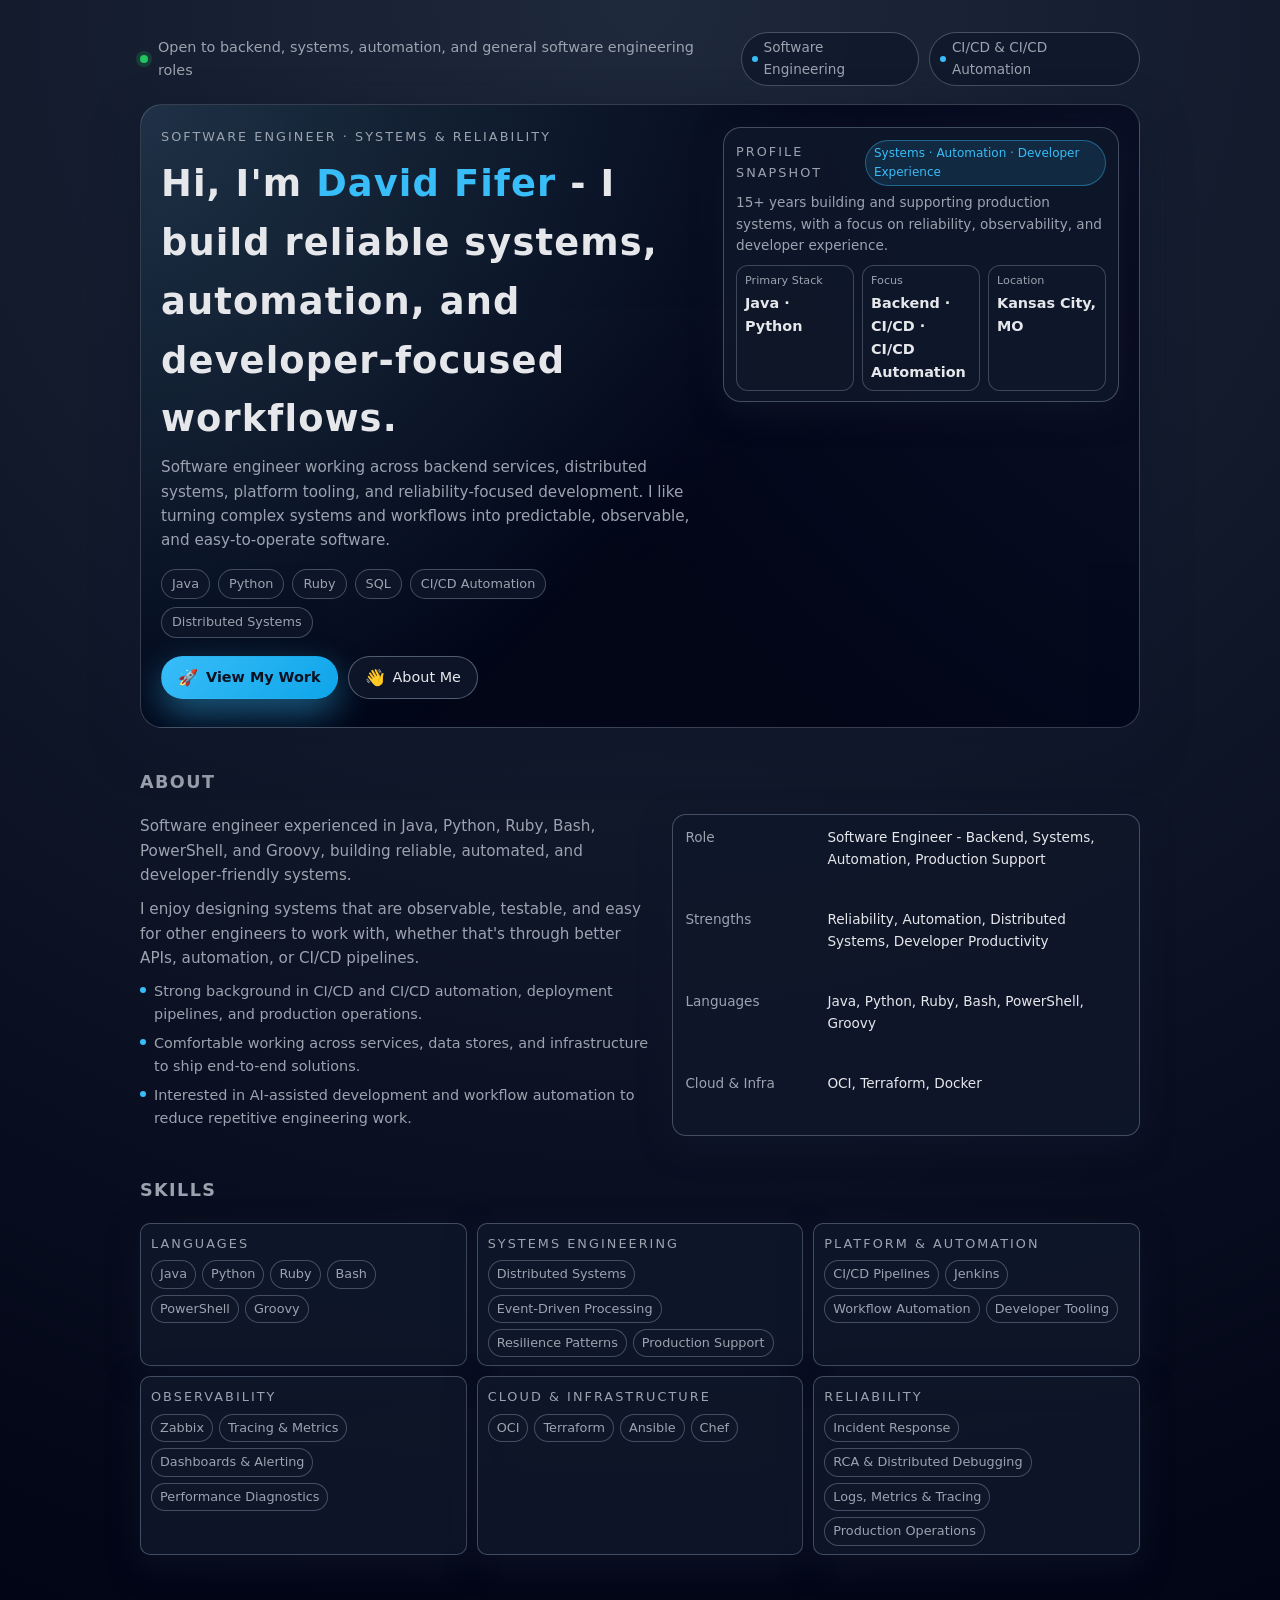
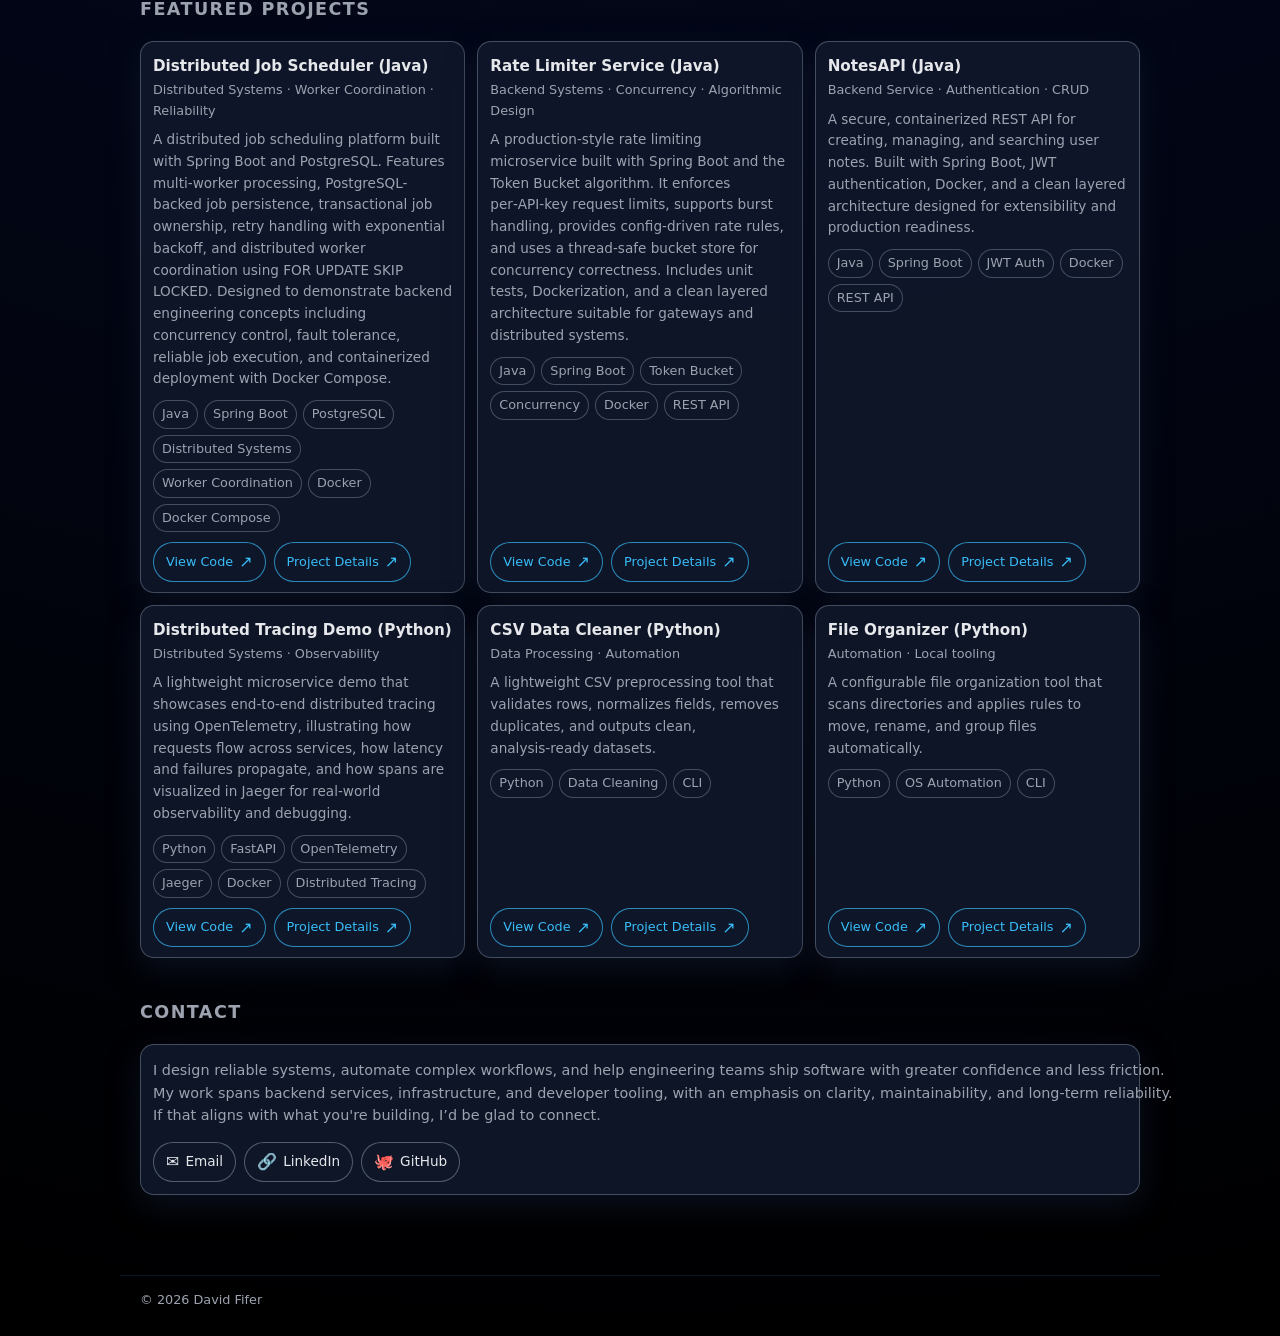
<file: index.html>
<!DOCTYPE html>
<html lang="en">
<head>
  <meta charset="UTF-8" />
  <title>David Fifer | Software Engineer</title>
  <meta name="viewport" content="width=device-width, initial-scale=1" />
  <meta name="description" content="Software engineer portfolio focusing on automation, distributed systems, and developer tooling." />

  <!-- Open Graph metadata for LinkedIn, Slack, Discord, iMessage, etc -->
  <meta property="og:title" content="Software Engineer - Systems, Reliability, Automation, CI" />
  <meta property="og:description" content="Engineering projects across backend systems, distributed workflows, automation, and developer tooling." />
  <meta property="og:image" content="https://davidfifer.github.io/assets/thumbnail.png" />
  <meta property="og:url" content="https://davidfifer.github.io/" />
  <meta property="og:type" content="website" />
  
  <style>
    :root {
      --bg: #0f172a;
      --bg-alt: #020617;
      --card-bg: #020617;
      --accent: #38bdf8;
      --accent-soft: rgba(56, 189, 248, 0.12);
      --text: #e5e7eb;
      --muted: #9ca3af;
      --border: #1f2937;
      --danger: #f97373;
      --radius-lg: 14px;
      --radius-md: 10px;
      --shadow-soft: 0 18px 45px rgba(15, 23, 42, 0.9);
      --shadow-subtle: 0 10px 30px rgba(15, 23, 42, 0.7);
      --transition-fast: 0.18s ease-out;
      --max-width: 1040px;
    }

    * {
      box-sizing: border-box;
      margin: 0;
      padding: 0;
    }

    body {
      font-family: system-ui, -apple-system, BlinkMacSystemFont, "SF Pro Text",
        "Segoe UI", sans-serif;
      background: radial-gradient(circle at top, #1e293b 0, #020617 55%, #000 100%);
      color: var(--text);
      line-height: 1.6;
      -webkit-font-smoothing: antialiased;
    }

    a {
      color: inherit;
      text-decoration: none;
    }

    img {
      max-width: 100%;
      display: block;
    }

    main {
      max-width: var(--max-width);
      margin: 0 auto;
      padding: 32px 20px 40px;
    }

    /* Layout helpers */
    .page-section {
      margin-bottom: 40px;
    }

    .section-header {
      display: flex;
      align-items: baseline;
      justify-content: space-between;
      margin-bottom: 18px;
      gap: 12px;
    }

    .section-title {
      font-size: 1.1rem;
      letter-spacing: 0.08em;
      text-transform: uppercase;
      color: var(--muted);
    }

    .section-subtitle {
      font-size: 0.9rem;
      color: var(--muted);
    }

    /* Top bar */
    .top-bar {
      display: flex;
      justify-content: space-between;
      align-items: center;
      margin-bottom: 18px;
      gap: 12px;
    }

    .top-bar-left {
      display: flex;
      align-items: center;
      gap: 10px;
      font-size: 0.9rem;
      color: var(--muted);
    }

    .status-dot {
      width: 8px;
      height: 8px;
      border-radius: 999px;
      background: #22c55e;
      box-shadow: 0 0 0 4px rgba(34, 197, 94, 0.18);
    }

    .top-bar-right {
      display: flex;
      gap: 10px;
      font-size: 0.85rem;
    }

    .pill {
      border-radius: 999px;
      border: 1px solid rgba(148, 163, 184, 0.4);
      padding: 4px 10px;
      color: var(--muted);
      display: inline-flex;
      align-items: center;
      gap: 6px;
      background: rgba(15, 23, 42, 0.7);
      backdrop-filter: blur(10px);
    }

    .pill-dot {
      width: 6px;
      height: 6px;
      border-radius: 999px;
      background: var(--accent);
    }

    /* Hero */
    .hero {
      background: radial-gradient(circle at top left, #1e293b 0, #020617 55%);
      border-radius: 22px;
      padding: 22px 20px 22px;
      border: 1px solid rgba(148, 163, 184, 0.35);
      box-shadow: var(--shadow-soft);
      display: grid;
      grid-template-columns: minmax(0, 3fr) minmax(0, 2.2fr);
      gap: 22px;
      position: relative;
      overflow: hidden;
    }

    .hero::before {
      content: "";
      position: absolute;
      inset: -40%;
      background:
        radial-gradient(circle at 0 0, rgba(56, 189, 248, 0.12), transparent 55%),
        radial-gradient(circle at 100% 0, rgba(129, 140, 248, 0.12), transparent 55%);
      opacity: 0.9;
      pointer-events: none;
    }

    .hero-inner {
      position: relative;
      z-index: 1;
    }

    .hero-kicker {
      font-size: 0.8rem;
      letter-spacing: 0.16em;
      text-transform: uppercase;
      color: var(--muted);
      margin-bottom: 8px;
    }

    .hero-title {
      font-size: clamp(1.9rem, 3vw, 2.3rem);
      font-weight: 650;
      letter-spacing: 0.03em;
      margin-bottom: 6px;
    }

    .hero-title span {
      color: var(--accent);
    }

    .hero-subtitle {
      font-size: 0.95rem;
      color: var(--muted);
      max-width: 34rem;
      margin-bottom: 16px;
    }

    .hero-tags {
      display: flex;
      flex-wrap: wrap;
      gap: 8px;
      margin-bottom: 18px;
    }

    .hero-tag {
      border-radius: 999px;
      border: 1px solid rgba(148, 163, 184, 0.4);
      padding: 4px 10px;
      font-size: 0.8rem;
      color: var(--muted);
      background: rgba(15, 23, 42, 0.8);
    }

    .hero-actions {
      display: flex;
      flex-wrap: wrap;
      gap: 10px;
      margin-bottom: 6px;
    }

    .btn {
      border-radius: 999px;
      padding: 8px 16px;
      font-size: 0.9rem;
      border: 1px solid transparent;
      cursor: pointer;
      display: inline-flex;
      align-items: center;
      gap: 8px;
      transition: transform var(--transition-fast), box-shadow var(--transition-fast),
        background var(--transition-fast), border-color var(--transition-fast),
        color var(--transition-fast);
      text-decoration: none;
      white-space: nowrap;
    }

    .btn-primary {
      background: linear-gradient(135deg, #38bdf8, #0ea5e9);
      color: #0b1120;
      box-shadow: 0 14px 35px rgba(56, 189, 248, 0.45);
      font-weight: 550;
    }

    .btn-primary:hover {
      transform: translateY(-1px);
      box-shadow: 0 18px 40px rgba(56, 189, 248, 0.6);
    }

    .btn-secondary {
      background: rgba(15, 23, 42, 0.9);
      color: var(--text);
      border-color: rgba(148, 163, 184, 0.5);
    }

    .btn-secondary:hover {
      background: rgba(15, 23, 42, 1);
      transform: translateY(-1px);
      box-shadow: var(--shadow-subtle);
    }

    .btn-icon {
      font-size: 1rem;
    }

    .hero-note {
      font-size: 0.8rem;
      color: var(--muted);
    }

    .hero-right {
      position: relative;
      z-index: 1;
      display: flex;
      flex-direction: column;
      gap: 10px;
      align-items: stretch;
      justify-content: space-between;
    }

    .hero-card {
      border-radius: 18px;
      border: 1px solid rgba(148, 163, 184, 0.4);
      background: rgba(15, 23, 42, 0.9);
      padding: 12px 12px 10px;
      box-shadow: var(--shadow-subtle);
    }

    .hero-card-header {
      display: flex;
      justify-content: space-between;
      align-items: center;
      margin-bottom: 6px;
    }

    .hero-card-title {
      font-size: 0.8rem;
      text-transform: uppercase;
      letter-spacing: 0.16em;
      color: var(--muted);
    }

    .hero-card-badge {
      font-size: 0.75rem;
      padding: 3px 8px;
      border-radius: 999px;
      background: rgba(56, 189, 248, 0.12);
      color: var(--accent);
      border: 1px solid rgba(56, 189, 248, 0.4);
    }

    .hero-card-body {
      font-size: 0.85rem;
      color: var(--muted);
    }

    .hero-metrics {
      display: grid;
      grid-template-columns: repeat(3, minmax(0, 1fr));
      gap: 8px;
      margin-top: 8px;
    }

    .metric {
      border-radius: 12px;
      border: 1px solid rgba(148, 163, 184, 0.35);
      padding: 6px 8px;
      background: rgba(15, 23, 42, 0.9);
    }

    .metric-label {
      font-size: 0.7rem;
      color: var(--muted);
      margin-bottom: 2px;
    }

    .metric-value {
      font-size: 0.9rem;
      font-weight: 550;
    }

    /* About */
    .about {
      display: grid;
      grid-template-columns: minmax(0, 2.2fr) minmax(0, 2fr);
      gap: 18px;
    }

    .about-text {
      font-size: 0.95rem;
      color: var(--muted);
    }

    .about-text p + p {
      margin-top: 10px;
    }

    .about-list {
      margin-top: 10px;
      list-style: none;
      padding-left: 0;
    }

    .about-list li {
      font-size: 0.9rem;
      color: var(--muted);
      margin-bottom: 6px;
      display: flex;
      gap: 8px;
    }

    .about-bullet {
      width: 6px;
      height: 6px;
      border-radius: 999px;
      background: var(--accent);
      margin-top: 7px;
      flex-shrink: 0;
    }

    .about-meta {
      border-radius: var(--radius-lg);
      border: 1px solid rgba(148, 163, 184, 0.4);
      background: rgba(15, 23, 42, 0.9);
      padding: 12px 12px 10px;
      font-size: 0.85rem;
      color: var(--muted);
      box-shadow: var(--shadow-subtle);
    
      display: grid;
      grid-template-columns: 130px 1fr;
      row-gap: 8px;
      column-gap: 12px;
    }
    
    .about-meta-label {
      color: var(--muted);
      font-weight: 500;
    }
    
    .about-meta-value {
      color: var(--text);
      font-weight: 500;
    }

    /* Skills */
    .skills-grid {
      display: grid;
      grid-template-columns: repeat(3, minmax(0, 1fr));
      gap: 10px;
    }

    .skill-card {
      border-radius: var(--radius-md);
      border: 1px solid rgba(148, 163, 184, 0.4);
      background: rgba(15, 23, 42, 0.9);
      padding: 10px 10px 8px;
      box-shadow: var(--shadow-subtle);
    }

    .skill-title {
      font-size: 0.8rem;
      text-transform: uppercase;
      letter-spacing: 0.16em;
      color: var(--muted);
      margin-bottom: 6px;
    }

    .skill-tags {
      display: flex;
      flex-wrap: wrap;
      gap: 6px;
    }

    .skill-tag {
      border-radius: 999px;
      border: 1px solid rgba(148, 163, 184, 0.4);
      padding: 3px 8px;
      font-size: 0.8rem;
      color: var(--muted);
      background: rgba(15, 23, 42, 0.9);
    }

    /* Projects */
    .projects-grid {
      display: grid;
      grid-template-columns: repeat(3, minmax(0, 1fr));
      gap: 12px;
    }

    .project-card {
      border-radius: var(--radius-lg);
      border: 1px solid rgba(148, 163, 184, 0.4);
      background: rgba(15, 23, 42, 0.95);
      padding: 12px 12px 10px;
      box-shadow: var(--shadow-subtle);
      display: flex;
      flex-direction: column;
      justify-content: space-between;
      transition: transform var(--transition-fast), box-shadow var(--transition-fast),
        border-color var(--transition-fast), background var(--transition-fast);
    }

    .project-card:hover {
      transform: translateY(-2px);
      box-shadow: 0 18px 40px rgba(15, 23, 42, 0.95);
      border-color: rgba(56, 189, 248, 0.7);
      background: #020617;
    }

    .project-header {
      margin-bottom: 8px;
    }

    .project-name {
      font-size: 0.95rem;
      font-weight: 550;
      margin-bottom: 2px;
    }

    .project-meta {
      font-size: 0.8rem;
      color: var(--muted);
    }

    .project-body {
      font-size: 0.85rem;
      color: var(--muted);
      margin-bottom: 10px;
    }

    .project-tags {
      display: flex;
      flex-wrap: wrap;
      gap: 6px;
      margin-bottom: 10px;
    }

    .project-tag {
      border-radius: 999px;
      border: 1px solid rgba(148, 163, 184, 0.4);
      padding: 3px 8px;
      font-size: 0.8rem;
      color: var(--muted);
      background: rgba(15, 23, 42, 0.9);
    }

    .project-actions {
      display: flex;
      flex-wrap: wrap;
      gap: 8px;
      margin-top: auto;
    }

    .btn-ghost {
      border-radius: 999px;
      padding: 6px 12px;
      font-size: 0.8rem;
      border: 1px solid rgba(148, 163, 184, 0.5);
      background: rgba(15, 23, 42, 0.9);
      color: var(--text);
      display: inline-flex;
      align-items: center;
      gap: 6px;
      cursor: pointer;
      transition: background var(--transition-fast), border-color var(--transition-fast),
        transform var(--transition-fast), box-shadow var(--transition-fast);
      text-decoration: none;
    }

    .btn-ghost:hover {
      background: rgba(15, 23, 42, 1);
      border-color: rgba(56, 189, 248, 0.7);
      transform: translateY(-1px);
      box-shadow: var(--shadow-subtle);
    }

    .btn-ghost-primary {
      border-color: rgba(56, 189, 248, 0.7);
      color: var(--accent);
      background: rgba(15, 23, 42, 0.95);
    }

    .btn-ghost-primary:hover {
      background: rgba(15, 23, 42, 1);
    }

    /* Contact */
    .contact-card {
      border-radius: var(--radius-lg);
      border: 1px solid rgba(148, 163, 184, 0.4);
      background: rgba(15, 23, 42, 0.95);
      padding: 14px 12px 12px;
      box-shadow: var(--shadow-subtle);
    
      /* FIXED LAYOUT */
      display: flex;
      flex-direction: column;   /* stack text + links cleanly */
      align-items: flex-start;  /* prevent weird centering */
      gap: 16px;                /* consistent spacing */
    }
    
    .contact-text {
      font-size: 0.9rem;
      color: var(--muted);
      max-width: none;     /* allow full width of the card */
      white-space: nowrap; /* prevent wrapping entirely */
      line-height: 1.55;
    }

    .contact-links {
      display: flex;
      flex-wrap: wrap;
      gap: 8px;
    }

    .contact-link {
      border-radius: 999px;
      border: 1px solid rgba(148, 163, 184, 0.5);
      padding: 6px 12px;
      font-size: 0.85rem;
      color: var(--text);
      background: rgba(15, 23, 42, 0.9);
      display: inline-flex;
      align-items: center;
      gap: 6px;
      transition: background var(--transition-fast), border-color var(--transition-fast),
        transform var(--transition-fast), box-shadow var(--transition-fast);
    }

    .contact-link:hover {
      background: rgba(15, 23, 42, 1);
      border-color: rgba(56, 189, 248, 0.7);
      transform: translateY(-1px);
      box-shadow: var(--shadow-subtle);
    }

    /* Footer */
    footer {
      max-width: var(--max-width);
      margin: 0 auto;
      padding: 0 20px 26px;
      font-size: 0.8rem;
      color: var(--muted);
      display: flex;
      justify-content: space-between;
      gap: 10px;
      border-top: 1px solid rgba(15, 23, 42, 0.9);
      padding-top: 14px;
    }

    /* Responsive */
    @media (max-width: 900px) {
      .hero {
        grid-template-columns: minmax(0, 1fr);
      }

      .about {
        grid-template-columns: minmax(0, 1fr);
      }

      .skills-grid {
        grid-template-columns: repeat(2, minmax(0, 1fr));
      }

      .projects-grid {
        grid-template-columns: repeat(2, minmax(0, 1fr));
      }
    }

    @media (max-width: 640px) {
      main {
        padding: 22px 16px 30px;
      }

      .hero {
        padding: 18px 16px 18px;
      }

      .skills-grid {
        grid-template-columns: minmax(0, 1fr);
      }

      .projects-grid {
        grid-template-columns: minmax(0, 1fr);
      }

      .top-bar {
        flex-direction: column;
        align-items: flex-start;
      }

      footer {
        flex-direction: column;
        align-items: flex-start;
      }
    }
  </style>
</head>
<body>
  <main>
    <!-- Top bar -->
    <div class="top-bar">
      <div class="top-bar-left">
        <div class="status-dot"></div>
        <span>Open to backend, systems, automation, and general software engineering roles</span>
      </div>
      <div class="top-bar-right">
        <div class="pill">
          <span class="pill-dot"></span>
          <span>Software Engineering</span>
        </div>
        <div class="pill">
          <span class="pill-dot"></span>
          <span>CI/CD & CI/CD Automation</span>
        </div>
      </div>
    </div>

    <!-- Hero -->
    <section class="hero page-section" id="top">
      <div class="hero-inner">
        <div class="hero-kicker">Software Engineer · Systems & Reliability</div>
        <h1 class="hero-title">
          Hi, I'm <span>David Fifer</span> - I build reliable systems, automation, and developer-focused workflows.
        </h1>
        <p class="hero-subtitle">
          Software engineer working across backend services, distributed systems, platform tooling, and
          reliability‑focused development. I like turning complex systems and workflows into predictable,
          observable, and easy‑to‑operate software.
        </p>

        <div class="hero-tags">
          <span class="hero-tag">Java</span>
          <span class="hero-tag">Python</span>
          <span class="hero-tag">Ruby</span>
          <span class="hero-tag">SQL</span>
          <span class="hero-tag">CI/CD Automation</span>
          <span class="hero-tag">Distributed Systems</span>
        </div>

        <div class="hero-actions">
          <a href="#projects" class="btn btn-primary">
            <span class="btn-icon">🚀</span>
            <span>View My Work</span>
          </a>
          <a href="#about" class="btn btn-secondary">
            <span class="btn-icon">👋</span>
            <span>About Me</span>
          </a>
        </div>
      </div>

      <div class="hero-right">
        <div class="hero-card">
          <div class="hero-card-header">
            <div class="hero-card-title">Profile Snapshot</div>
            <div class="hero-card-badge">Systems · Automation · Developer Experience</div>
          </div>
          <div class="hero-card-body">
            15+ years building and supporting production systems, with a focus on reliability, observability,
            and developer experience.
          </div>
          <div class="hero-metrics">
            <div class="metric">
              <div class="metric-label">Primary Stack</div>
              <div class="metric-value">Java · Python</div>
            </div>
            <div class="metric">
              <div class="metric-label">Focus</div>
              <div class="metric-value">Backend · CI/CD · CI/CD Automation</div>
            </div>
            <div class="metric">
              <div class="metric-label">Location</div>
              <div class="metric-value">Kansas City, MO</div>
            </div>
          </div>
        </div>
      </div>
    </section>

    <!-- About -->
    <section class="page-section" id="about">
      <div class="section-header">
        <h2 class="section-title">About</h2>
      </div>
      <div class="about">
        <div class="about-text">
          <p>
            Software engineer experienced in Java, Python, Ruby, Bash, PowerShell, and Groovy, building reliable, automated, and developer‑friendly systems.
          </p>
          <p>
            I enjoy designing systems that are observable, testable, and easy for other engineers to work with, whether that's through better APIs, automation, or CI/CD pipelines.
          </p>
          <ul class="about-list">
            <li>
              <span class="about-bullet"></span>
              <span>Strong background in CI/CD and CI/CD automation, deployment pipelines, and production operations.</span>
            </li>
            <li>
              <span class="about-bullet"></span>
              <span>Comfortable working across services, data stores, and infrastructure to ship end-to-end solutions.</span>
            </li>
            <li>
              <span class="about-bullet"></span>
              <span>Interested in AI-assisted development and workflow automation to reduce repetitive engineering work.</span>
            </li>
          </ul>
        </div>
        <div class="about-meta">
          <span class="about-meta-label">Role</span>
          <span class="about-meta-value">Software Engineer - Backend, Systems, Automation, Production Support</span>

          <span class="about-meta-label">Strengths</span>
          <span class="about-meta-value">Reliability, Automation, Distributed Systems, Developer Productivity</span>

          <span class="about-meta-label">Languages</span>
          <span class="about-meta-value"> Java, Python, Ruby, Bash, PowerShell, Groovy</span>

          <span class="about-meta-label">Cloud & Infra</span>
          <span class="about-meta-value">OCI, Terraform, Docker</span>
        </div>
      </div>
    </section>

    <!-- Skills -->
    <section class="page-section" id="skills">
      <div class="section-header">
        <h2 class="section-title">Skills</h2>
      </div>
    
      <div class="skills-grid">
    
        <!-- Languages -->
        <div class="skill-card">
          <div class="skill-title">Languages</div>
          <div class="skill-tags">
            <span class="skill-tag">Java</span>
            <span class="skill-tag">Python</span>
            <span class="skill-tag">Ruby</span>
            <span class="skill-tag">Bash</span>
            <span class="skill-tag">PowerShell</span>
            <span class="skill-tag">Groovy</span>
          </div>
        </div>
    
        <!-- Systems Engineering -->
        <div class="skill-card">
          <div class="skill-title">Systems Engineering</div>
          <div class="skill-tags">
            <span class="skill-tag">Distributed Systems</span>
            <span class="skill-tag">Event‑Driven Processing</span>
            <span class="skill-tag">Resilience Patterns</span>
            <span class="skill-tag">Production Support</span>
          </div>
        </div>
    
        <!-- Platform & Automation -->
        <div class="skill-card">
          <div class="skill-title">Platform & Automation</div>
          <div class="skill-tags">
            <span class="skill-tag">CI/CD Pipelines</span>
            <span class="skill-tag">Jenkins</span>
            <span class="skill-tag">Workflow Automation</span>
            <span class="skill-tag">Developer Tooling</span>
          </div>
        </div>
    
        <!-- Observability -->
        <div class="skill-card">
          <div class="skill-title">Observability</div>
          <div class="skill-tags">
            <span class="skill-tag">Zabbix</span>
            <span class="skill-tag">Tracing & Metrics</span>
            <span class="skill-tag">Dashboards & Alerting</span>
            <span class="skill-tag">Performance Diagnostics</span>
          </div>
        </div>
    
        <!-- Cloud & Infrastructure -->
        <div class="skill-card">
          <div class="skill-title">Cloud & Infrastructure</div>
          <div class="skill-tags">
            <span class="skill-tag">OCI</span>
            <span class="skill-tag">Terraform</span>
            <span class="skill-tag">Ansible</span>
            <span class="skill-tag">Chef</span>
          </div>
        </div>
    
        <!-- Reliability -->
        <div class="skill-card">
          <div class="skill-title">Reliability</div>
          <div class="skill-tags">
            <span class="skill-tag">Incident Response</span>
            <span class="skill-tag">RCA & Distributed Debugging</span>
            <span class="skill-tag">Logs, Metrics & Tracing</span>
            <span class="skill-tag">Production Operations</span>
          </div>
        </div>
    
      </div>
    </section>

    <!-- Projects -->
    <section class="page-section" id="projects">
      <div class="section-header">
        <h2 class="section-title">Featured Projects</h2>
      </div>
      <div class="projects-grid">
        <!-- Project: Distributed Job Scheduler -->
        <article class="project-card">
          <div>
            <header class="project-header">
              <h3 class="project-name">Distributed Job Scheduler (Java)</h3>
              <div class="project-meta">Distributed Systems · Worker Coordination · Reliability</div>
            </header>

            <p class="project-body">
              A distributed job scheduling platform built with Spring Boot and PostgreSQL.
              Features multi-worker processing, PostgreSQL-backed job persistence,
              transactional job ownership, retry handling with exponential backoff,
              and distributed worker coordination using FOR UPDATE SKIP LOCKED.
              Designed to demonstrate backend engineering concepts including
              concurrency control, fault tolerance, reliable job execution, and
              containerized deployment with Docker Compose.
            </p>

            <div class="project-tags">
              <span class="project-tag">Java</span>
              <span class="project-tag">Spring Boot</span>
              <span class="project-tag">PostgreSQL</span>
              <span class="project-tag">Distributed Systems</span>
              <span class="project-tag">Worker Coordination</span>
              <span class="project-tag">Docker</span>
              <span class="project-tag">Docker Compose</span>
            </div>
          </div>

          <div class="project-actions">
            <a href="https://github.com/davidfifer/davidfifer-portfolio/tree/main/java/distributed-job-scheduler"
               class="btn-ghost btn-ghost-primary" target="_blank" rel="noopener noreferrer">
              <span>View Code</span>
              <span class="btn-icon">↗</span>
            </a>

            <a href="/projects/java/distributed_job_scheduler/distributed-job-scheduler.html"
               class="btn-ghost btn-ghost-primary">
              <span>Project Details</span>
              <span class="btn-icon">↗</span>
            </a>
          </div>
        </article>
        <!-- Project: Rate Limiter Service -->
        <article class="project-card">
          <div>
            <header class="project-header">
              <h3 class="project-name">Rate Limiter Service (Java)</h3>
              <div class="project-meta">Backend Systems · Concurrency · Algorithmic Design</div>
            </header>

            <p class="project-body">
              A production‑style rate limiting microservice built with Spring Boot and the Token Bucket
              algorithm. It enforces per‑API‑key request limits, supports burst handling, provides
              config‑driven rate rules, and uses a thread‑safe bucket store for concurrency correctness.
              Includes unit tests, Dockerization, and a clean layered architecture suitable for gateways
              and distributed systems.
            </p>

            <div class="project-tags">
              <span class="project-tag">Java</span>
              <span class="project-tag">Spring Boot</span>
              <span class="project-tag">Token Bucket</span>
              <span class="project-tag">Concurrency</span>
              <span class="project-tag">Docker</span>
              <span class="project-tag">REST API</span>
            </div>
          </div>

          <div class="project-actions">
            <a href="https://github.com/davidfifer/davidfifer-portfolio/tree/main/java/rate-limiter-service"
               class="btn-ghost btn-ghost-primary" target="_blank" rel="noopener noreferrer">
              <span>View Code</span>
              <span class="btn-icon">↗</span>
            </a>

            <a href="/projects/java/rate_limiter_service/rate-limiter-service.html"
               class="btn-ghost btn-ghost-primary">
              <span>Project Details</span>
              <span class="btn-icon">↗</span>
            </a>
          </div>
        </article>
        <!-- Project: NotesAPI -->
        <article class="project-card">
          <div>
            <header class="project-header">
              <h3 class="project-name">NotesAPI (Java)</h3>
              <div class="project-meta">Backend Service · Authentication · CRUD</div>
            </header>
        
            <p class="project-body">
              A secure, containerized REST API for creating, managing, and searching user notes.
              Built with Spring Boot, JWT authentication, Docker, and a clean layered architecture
              designed for extensibility and production readiness.
            </p>
        
            <div class="project-tags">
              <span class="project-tag">Java</span>
              <span class="project-tag">Spring Boot</span>
              <span class="project-tag">JWT Auth</span>
              <span class="project-tag">Docker</span>
              <span class="project-tag">REST API</span>
            </div>
          </div>
        
          <div class="project-actions">
            <a href="https://github.com/davidfifer/davidfifer-portfolio/tree/main/java/notesapi"
               class="btn-ghost btn-ghost-primary" target="_blank" rel="noopener noreferrer">
              <span>View Code</span>
              <span class="btn-icon">↗</span>
            </a>
        
            <a href="/projects/java/notesapi/notesapi.html"
               class="btn-ghost btn-ghost-primary">
              <span>Project Details</span>
              <span class="btn-icon">↗</span>
            </a>
          </div>
        </article>
        <!-- Project Distributed Tracing Demo -->
        <article class="project-card">
          <div>
            <header class="project-header">
              <h3 class="project-name">Distributed Tracing Demo (Python)</h3>
              <div class="project-meta">Distributed Systems · Observability</div>
            </header>
            <p class="project-body">
              A lightweight microservice demo that showcases end‑to‑end distributed tracing using OpenTelemetry,
              illustrating how requests flow across services, how latency and failures propagate, and how spans
              are visualized in Jaeger for real‑world observability and debugging.
            </p>
            <div class="project-tags">
              <span class="project-tag">Python</span>
              <span class="project-tag">FastAPI</span>
              <span class="project-tag">OpenTelemetry</span>
              <span class="project-tag">Jaeger</span>
              <span class="project-tag">Docker</span>
              <span class="project-tag">Distributed Tracing</span>
            </div>            
          </div>
          <div class="project-actions">
            <a href="https://github.com/davidfifer/davidfifer-portfolio/tree/main/python/distributed_tracing_demo"
               class="btn-ghost btn-ghost-primary" target="_blank" rel="noopener noreferrer">
              <span>View Code</span>
              <span class="btn-icon">↗</span>
            </a>
            <a href="/projects/python/distributed_tracing_demo/distributed-tracing-demo.html"
               class="btn-ghost btn-ghost-primary">
              <span>Project Details</span>
              <span class="btn-icon">↗</span>
            </a>
          </div>
        </article>
        <!-- Project CSV Data Cleaner -->
        <article class="project-card">
          <div>
            <header class="project-header">
              <h3 class="project-name">CSV Data Cleaner (Python)</h3>
              <div class="project-meta">Data Processing · Automation</div>
            </header>
            <p class="project-body">
              A lightweight CSV preprocessing tool that validates rows, normalizes fields, removes duplicates,
              and outputs clean, analysis‑ready datasets.
            </p>
            <div class="project-tags">
              <span class="project-tag">Python</span>
              <span class="project-tag">Data Cleaning</span>
              <span class="project-tag">CLI</span>
            </div>
          </div>
          <div class="project-actions">
            <a href="https://github.com/davidfifer/davidfifer-portfolio/tree/main/python/csv_data_cleaner"
               class="btn-ghost btn-ghost-primary" target="_blank" rel="noopener noreferrer">
              <span>View Code</span>
              <span class="btn-icon">↗</span>
            </a>
            <a href="/projects/python/csv_data_cleaner/csv-data-cleaner.html"
               class="btn-ghost btn-ghost-primary">
              <span>Project Details</span>
              <span class="btn-icon">↗</span>
            </a>
          </div>
        </article>
        <!-- Project File Organizer -->
        <article class="project-card">
          <div>
            <header class="project-header">
              <h3 class="project-name">File Organizer (Python)</h3>
              <div class="project-meta">Automation · Local tooling</div>
            </header>
            <p class="project-body">
              A configurable file organization tool that scans directories and applies rules to move, rename,
              and group files automatically.
            </p>
            <div class="project-tags">
              <span class="project-tag">Python</span>
              <span class="project-tag">OS Automation</span>
              <span class="project-tag">CLI</span>
            </div>
          </div>
          <div class="project-actions">
            <a href="https://github.com/davidfifer/davidfifer-portfolio/tree/main/python/file_organizer"
               class="btn-ghost btn-ghost-primary" target="_blank" rel="noopener noreferrer">
              <span>View Code</span>
              <span class="btn-icon">↗</span>
            </a>
            <a href="/projects/python/file_organizer/file-organizer.html"
               class="btn-ghost btn-ghost-primary">
              <span>Project Details</span>
              <span class="btn-icon">↗</span>
            </a>
          </div>
        </article>
      </div>
    </section>

    <!-- Contact -->
    <section class="page-section" id="contact">
      <div class="section-header">
        <h2 class="section-title">Contact</h2>
      </div>
    
      <div class="contact-card">
        <p class="contact-text">
          I design reliable systems, automate complex workflows, and help engineering teams ship software with greater confidence and less friction.<br>
          My work spans backend services, infrastructure, and developer tooling, with an emphasis on clarity, maintainability, and long‑term reliability.<br>
          If that aligns with what you're building, I’d be glad to connect.
        </p>
        <div class="contact-links">
          <a href="mailto:davififer47@gmail.com" class="contact-link">
            <span class="btn-icon">✉️</span>
            <span>Email</span>
          </a>
          <a href="https://www.linkedin.com/in/david-b-fifer" class="contact-link" target="_blank" rel="noopener noreferrer">
            <span class="btn-icon">🔗</span>
            <span>LinkedIn</span>
          </a>
          <a href="https://github.com/davidfifer" class="contact-link" target="_blank" rel="noopener noreferrer">
            <span class="btn-icon">🐙</span>
            <span>GitHub</span>
          </a>
        </div>
      </div>
    </section>
  </main>

  <footer>
    <span>© <span id="year"></span> David Fifer</span>
  </footer>

  <script>
    document.getElementById("year").textContent = new Date().getFullYear();
  </script>
</body>
</html>
</file>
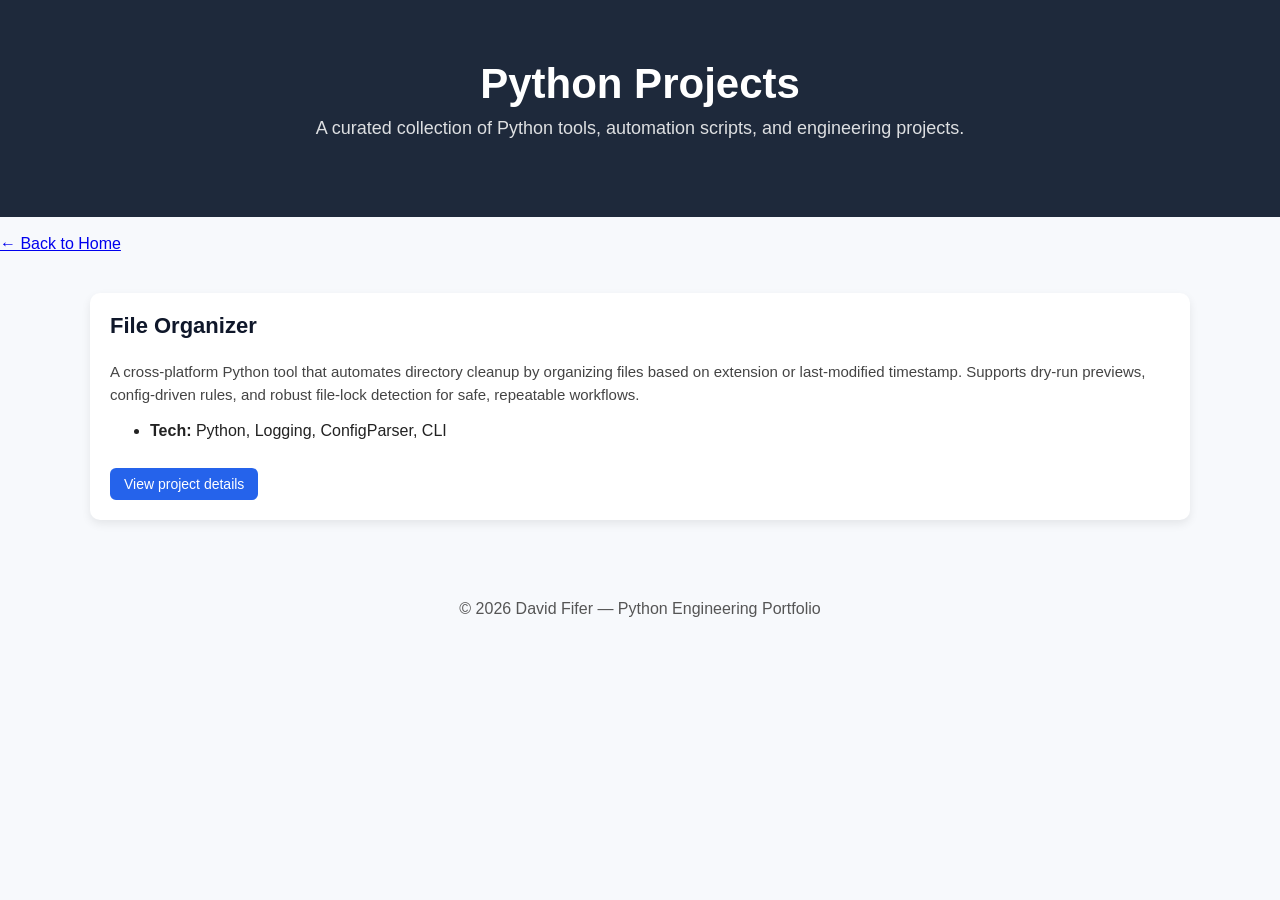
<file: projects/python/index.html>
<!DOCTYPE html>
<html lang="en">
<head>
    <meta charset="UTF-8" />
    <meta name="viewport" content="width=device-width, initial-scale=1.0" />
    <title>Python Projects | David Fifer</title>

    <style>
        body {
            margin: 0;
            font-family: Arial, Helvetica, sans-serif;
            background: #f7f9fc;
            color: #222;
        }

        header {
            text-align: center;
            padding: 60px 20px;
            background: #1e293b;
            color: white;
        }

        header h1 {
            margin: 0;
            font-size: 42px;
        }

        header p {
            margin-top: 10px;
            font-size: 18px;
            opacity: 0.85;
        }

        .projects-container {
            max-width: 1100px;
            margin: 40px auto;
            padding: 0 20px;
            display: grid;
            grid-template-columns: repeat(auto-fit, minmax(280px, 1fr));
            gap: 25px;
        }

        .project-card {
            background: white;
            border-radius: 10px;
            padding: 20px;
            box-shadow: 0 4px 10px rgba(0,0,0,0.08);
            transition: transform 0.2s ease;
        }

        .project-card:hover {
            transform: translateY(-5px);
        }

        .project-card h3 {
            margin-top: 0;
            font-size: 22px;
            color: #0f172a;
        }

        .project-card p {
            font-size: 15px;
            line-height: 1.5;
            color: #444;
        }

        .project-card a {
            display: inline-block;
            margin-top: 12px;
            padding: 8px 14px;
            background: #2563eb;
            color: white;
            text-decoration: none;
            border-radius: 6px;
            font-size: 14px;
        }

        footer {
            text-align: center;
            padding: 40px 0;
            margin-top: 40px;
            color: #555;
        }
    </style>
</head>

<body>

<header>
    <h1>Python Projects</h1>
    <p>A curated collection of Python tools, automation scripts, and engineering projects.</p>
</header>

<br><a href="../../../index.html">← Back to Home</a>

<section class="projects-container">

    <div class="project-card">
      <h3>File Organizer</h3>
      <p>
        A cross‑platform Python tool that automates directory cleanup by
        organizing files based on extension or last‑modified timestamp.
        Supports dry‑run previews, config‑driven rules, and robust
        file‑lock detection for safe, repeatable workflows.
      </p>
      <ul>
        <li><strong>Tech:</strong> Python, Logging, ConfigParser, CLI</li>
      </ul>
    
      <a href="file-organizer.html" class="btn">
        View project details
      </a>
    </div>

    <!-- Add more project cards as needed -->

</section>

<footer>
    © 2026 David Fifer — Python Engineering Portfolio
</footer>

</body>
</html>
</file>
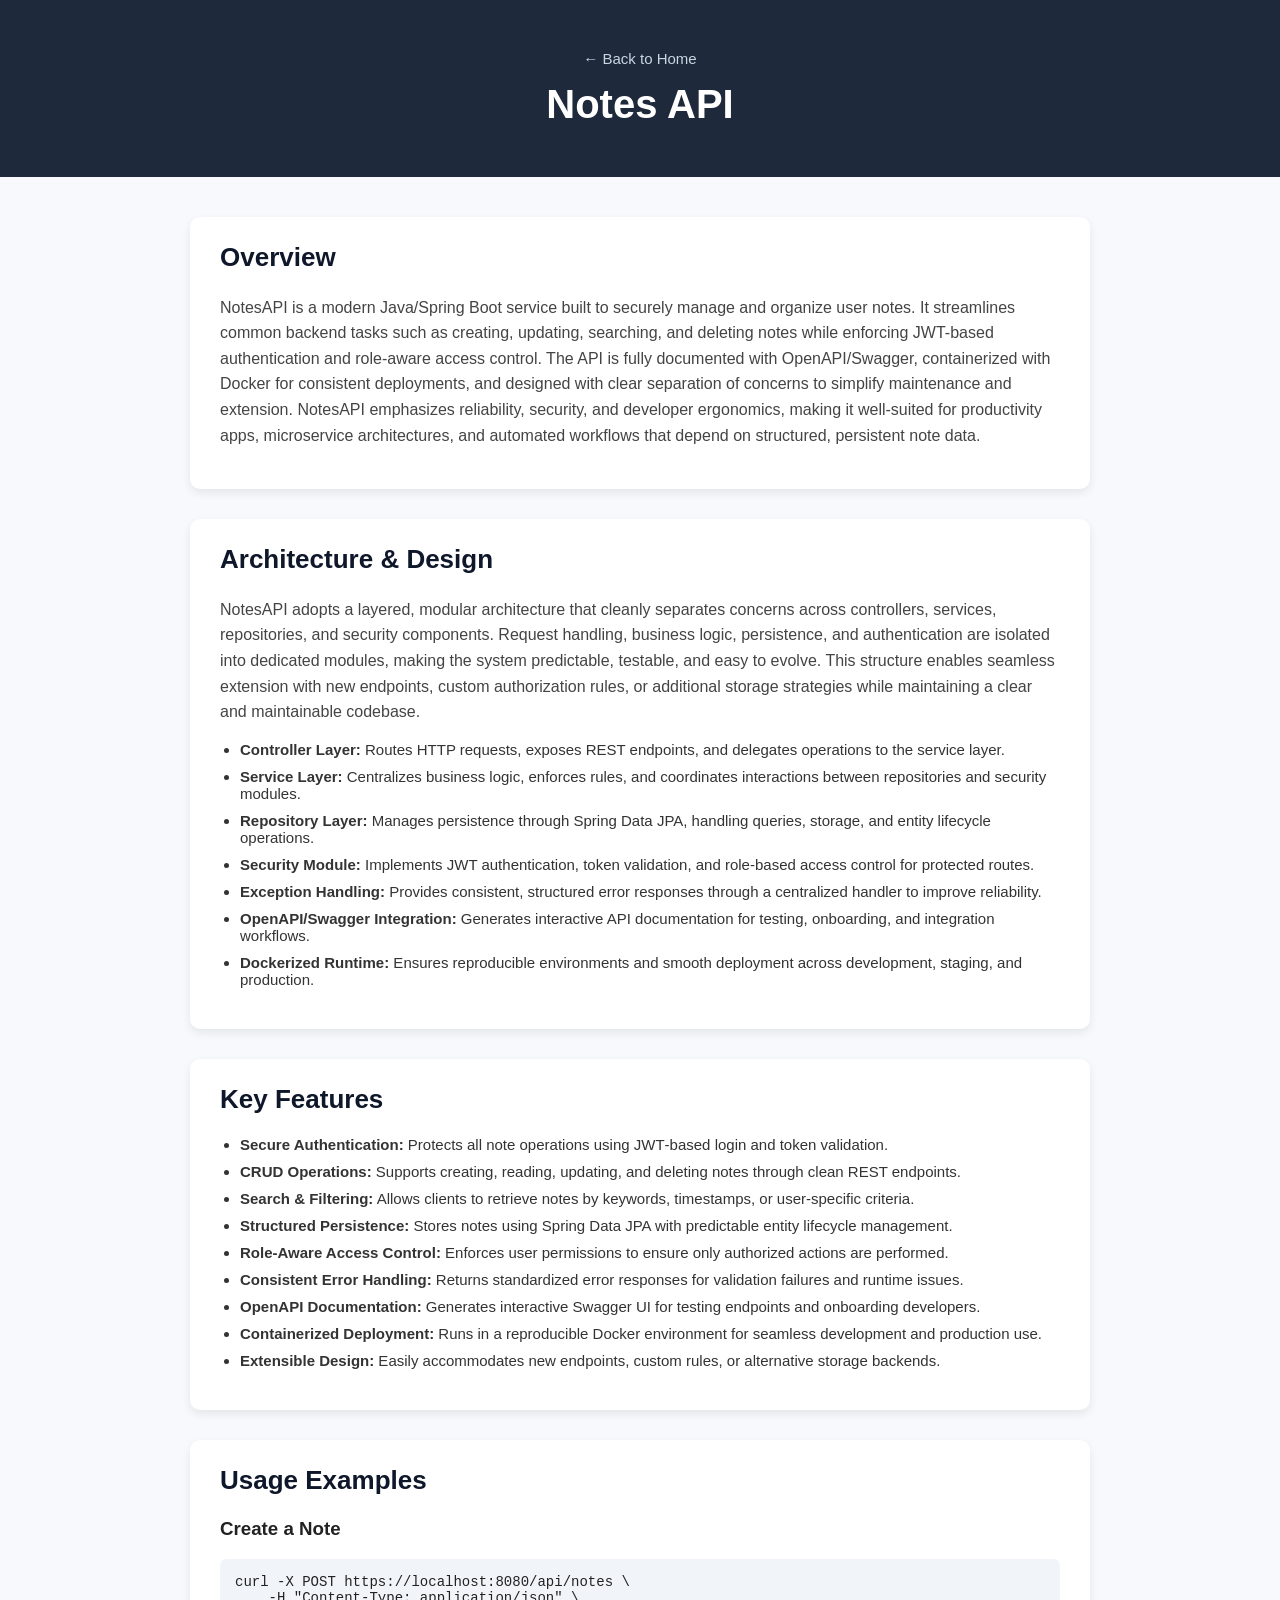
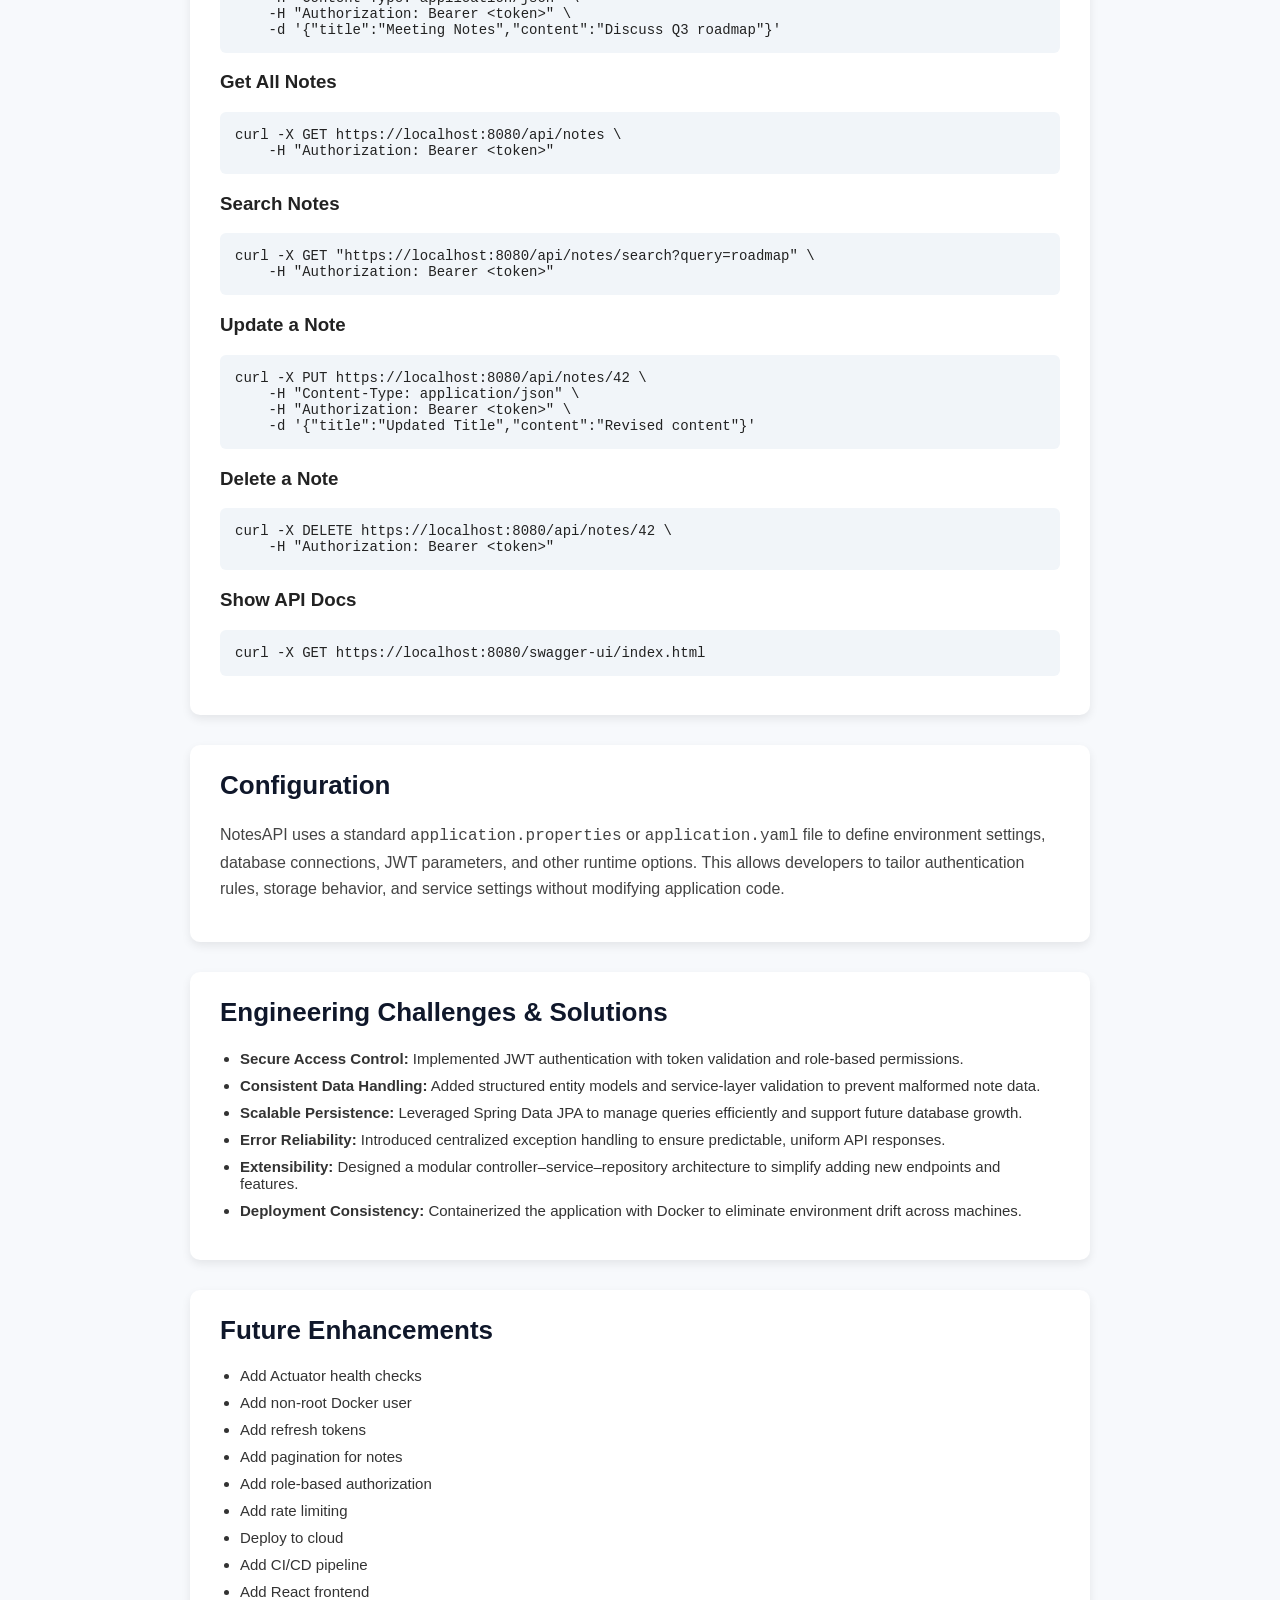
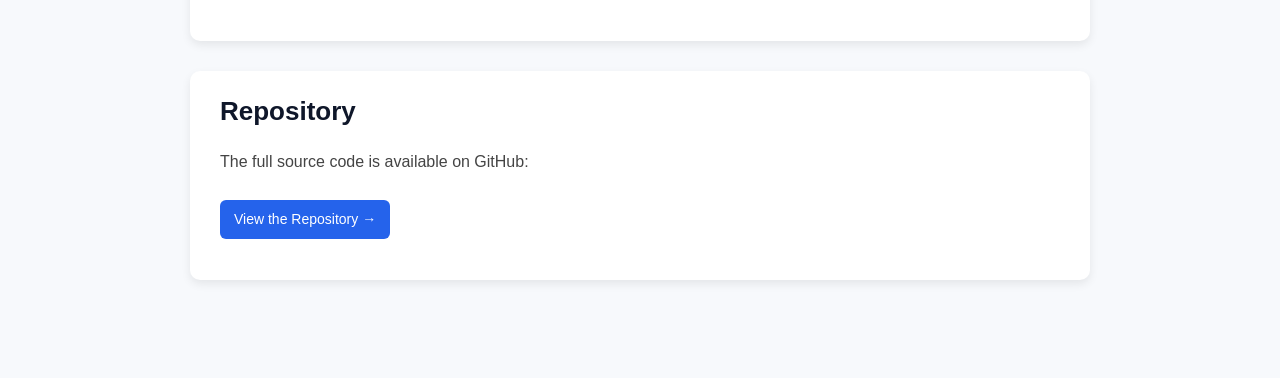
<file: projects/java/notesapi.html>
<!DOCTYPE html>
<html lang="en">
<head>
  <meta charset="UTF-8" />
  <title>Notes API – Portfolio</title>
  <meta name="viewport" content="width=device-width, initial-scale=1" />

  <style>
    /* ===== Global ===== */
    body {
        margin: 0;
        font-family: Arial, Helvetica, sans-serif;
        background: #f7f9fc;
        color: #222;
    }

    .project-page {
        padding-bottom: 60px;
    }

    /* ===== Header ===== */
    .project-header {
        background: #1e293b;
        color: white;
        padding: 50px 20px;
        text-align: center;
    }

    .project-header .back-link {
        display: inline-block;
        margin-bottom: 15px;
        color: #cbd5e1;
        text-decoration: none;
        font-size: 15px;
    }

    .project-header .back-link:hover {
        text-decoration: underline;
    }

    .project-title {
        margin: 0;
        font-size: 40px;
    }

    /* ===== Main Content ===== */
    .project-content {
        max-width: 900px;
        margin: 40px auto;
        padding: 0 20px;
    }

    /* ===== Sections ===== */
    .section {
        background: white;
        padding: 25px 30px;
        border-radius: 10px;
        margin-bottom: 30px;
        box-shadow: 0 4px 10px rgba(0,0,0,0.08);
    }

    .section h2 {
        margin-top: 0;
        color: #0f172a;
        font-size: 26px;
    }

    .section p {
        font-size: 16px;
        line-height: 1.6;
        color: #444;
    }

    /* ===== Lists ===== */
    .feature-list {
        padding-left: 20px;
    }

    .feature-list li {
        margin-bottom: 10px;
        font-size: 15px;
        color: #333;
    }

    /* ===== Code Blocks ===== */
    pre {
        background: #f1f5f9;
        padding: 15px;
        border-radius: 6px;
        overflow-x: auto;
        font-size: 14px;
    }

    code {
        font-family: Consolas, monospace;
    }

    /* ===== Links ===== */
    .repo-link {
        display: inline-block;
        margin-top: 10px;
        padding: 8px 14px;
        background: #2563eb;
        color: white;
        text-decoration: none;
        border-radius: 6px;
        font-size: 14px;
    }

    .repo-link:hover {
        background: #1d4ed8;
    }
  </style>
</head>

<body class="project-page">

  <header class="project-header">
    <a href="../../../" class="back-link">← Back to Home</a>
    <h1 class="project-title">Notes API</h1>
  </header>

  <main class="project-content">

    <!-- Overview -->
    <section class="section">
      <h2>Overview</h2>
      <p>
          NotesAPI is a modern Java/Spring Boot service built to securely manage and organize
          user notes. It streamlines common backend tasks such as creating, updating, searching,
          and deleting notes while enforcing JWT-based authentication and role-aware access
          control. The API is fully documented with OpenAPI/Swagger, containerized with Docker
          for consistent deployments, and designed with clear separation of concerns to
          simplify maintenance and extension. NotesAPI emphasizes reliability, security, and
          developer ergonomics, making it well-suited for productivity apps, microservice
          architectures, and automated workflows that depend on structured, persistent note data.
      </p>
    </section>

    <!-- Architecture -->
    <section class="section">
      <h2>Architecture & Design</h2>
      <p>
          NotesAPI adopts a layered, modular architecture that cleanly separates concerns across
          controllers, services, repositories, and security components. Request handling,
          business logic, persistence, and authentication are isolated into dedicated modules,
          making the system predictable, testable, and easy to evolve. This structure enables
          seamless extension with new endpoints, custom authorization rules, or additional
          storage strategies while maintaining a clear and maintainable codebase.
      </p>

      <ul class="feature-list">
        <li><strong>Controller Layer:</strong> Routes HTTP requests, exposes REST endpoints, and delegates operations to the service layer.</li>
        <li><strong>Service Layer:</strong> Centralizes business logic, enforces rules, and coordinates interactions between repositories and security modules.</li>
        <li><strong>Repository Layer:</strong> Manages persistence through Spring Data JPA, handling queries, storage, and entity lifecycle operations.</li>
        <li><strong>Security Module:</strong> Implements JWT authentication, token validation, and role‑based access control for protected routes.</li>
        <li><strong>Exception Handling:</strong> Provides consistent, structured error responses through a centralized handler to improve reliability.</li>
        <li><strong>OpenAPI/Swagger Integration:</strong> Generates interactive API documentation for testing, onboarding, and integration workflows.</li>
        <li><strong>Dockerized Runtime:</strong> Ensures reproducible environments and smooth deployment across development, staging, and production.</li>
      </ul>   
    </section>

    <!-- Key Features -->
    <section class="section">
      <h2>Key Features</h2>
      <ul class="feature-list">
        <li><strong>Secure Authentication:</strong> Protects all note operations using JWT‑based login and token validation.</li>
        <li><strong>CRUD Operations:</strong> Supports creating, reading, updating, and deleting notes through clean REST endpoints.</li>
        <li><strong>Search & Filtering:</strong> Allows clients to retrieve notes by keywords, timestamps, or user‑specific criteria.</li>
        <li><strong>Structured Persistence:</strong> Stores notes using Spring Data JPA with predictable entity lifecycle management.</li>
        <li><strong>Role‑Aware Access Control:</strong> Enforces user permissions to ensure only authorized actions are performed.</li>
        <li><strong>Consistent Error Handling:</strong> Returns standardized error responses for validation failures and runtime issues.</li>
        <li><strong>OpenAPI Documentation:</strong> Generates interactive Swagger UI for testing endpoints and onboarding developers.</li>
        <li><strong>Containerized Deployment:</strong> Runs in a reproducible Docker environment for seamless development and production use.</li>
        <li><strong>Extensible Design:</strong> Easily accommodates new endpoints, custom rules, or alternative storage backends.</li>
      </ul>
    </section>

  <!-- Usage Examples -->
  <section class="section">
    <h2>Usage Examples</h2>
  
    <h3>Create a Note</h3>
    <pre><code>curl -X POST https://localhost:8080/api/notes \
    -H "Content-Type: application/json" \
    -H "Authorization: Bearer &lt;token&gt;" \
    -d '{"title":"Meeting Notes","content":"Discuss Q3 roadmap"}'</code></pre>
  
    <h3>Get All Notes</h3>
    <pre><code>curl -X GET https://localhost:8080/api/notes \
    -H "Authorization: Bearer &lt;token&gt;"</code></pre>
  
    <h3>Search Notes</h3>
    <pre><code>curl -X GET "https://localhost:8080/api/notes/search?query=roadmap" \
    -H "Authorization: Bearer &lt;token&gt;"</code></pre>
  
    <h3>Update a Note</h3>
    <pre><code>curl -X PUT https://localhost:8080/api/notes/42 \
    -H "Content-Type: application/json" \
    -H "Authorization: Bearer &lt;token&gt;" \
    -d '{"title":"Updated Title","content":"Revised content"}'</code></pre>
  
    <h3>Delete a Note</h3>
    <pre><code>curl -X DELETE https://localhost:8080/api/notes/42 \
    -H "Authorization: Bearer &lt;token&gt;"</code></pre>
  
    <h3>Show API Docs</h3>
    <pre><code>curl -X GET https://localhost:8080/swagger-ui/index.html</code></pre>
  </section>

    <!-- Config -->
    <section class="section">
      <h2>Configuration</h2>
      <p>
        NotesAPI uses a standard <code>application.properties</code> or <code>application.yaml</code> file to define
        environment settings, database connections, JWT parameters, and other runtime options.
        This allows developers to tailor authentication rules, storage behavior, and service
        settings without modifying application code.
      </p>
    </section>

    <!-- Engineering Challenges -->
    <section class="section">
      <h2>Engineering Challenges & Solutions</h2>
      <ul class="feature-list">
        <li><strong>Secure Access Control:</strong> Implemented JWT authentication with token validation and role‑based permissions.</li>
        <li><strong>Consistent Data Handling:</strong> Added structured entity models and service‑layer validation to prevent malformed note data.</li>
        <li><strong>Scalable Persistence:</strong> Leveraged Spring Data JPA to manage queries efficiently and support future database growth.</li>
        <li><strong>Error Reliability:</strong> Introduced centralized exception handling to ensure predictable, uniform API responses.</li>
        <li><strong>Extensibility:</strong> Designed a modular controller–service–repository architecture to simplify adding new endpoints and features.</li>
        <li><strong>Deployment Consistency:</strong> Containerized the application with Docker to eliminate environment drift across machines.</li>
      </ul>
    </section>

    <!-- Future Enhancements -->
    <section class="section">
      <h2>Future Enhancements</h2>
      <ul class="feature-list">
        <li>Add Actuator health checks</li>
        <li>Add non-root Docker user</li>
        <li>Add refresh tokens</li>
        <li>Add pagination for notes</li>
        <li>Add role-based authorization</li>
        <li>Add rate limiting</li>
        <li>Deploy to cloud</li>
        <li>Add CI/CD pipeline</li>
        <li>Add React frontend</li>
      </ul>
    </section>

    <!-- Repository -->
    <section class="section">
      <h2>Repository</h2>
      <p>The full source code is available on GitHub:</p>
      <p>
        <a href="https://github.com/davidfifer/davidfifer-portfolio/tree/main/java/notesapi"
          target="_blank" rel="noopener" class="repo-link">
          View the Repository →
        </a>
      </p>
    </section>

  </main>

</body>
</html>
</file>
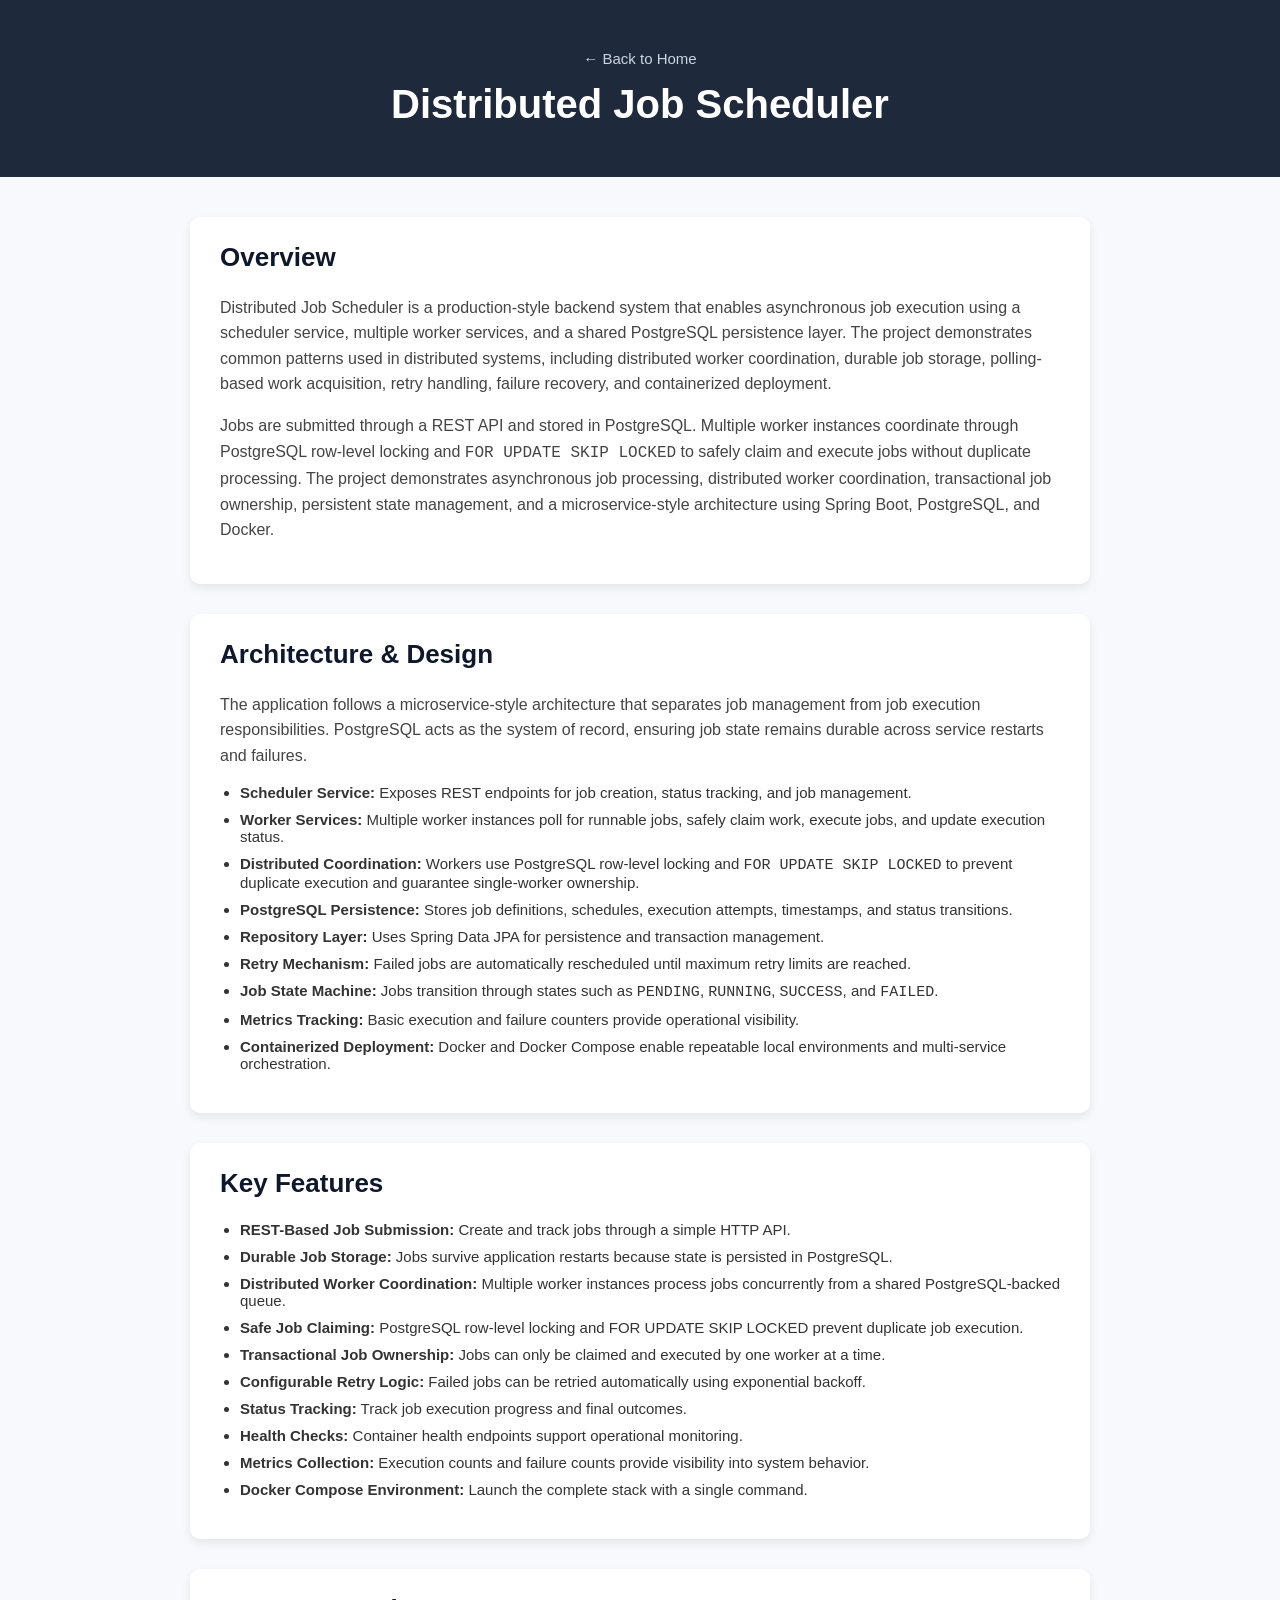
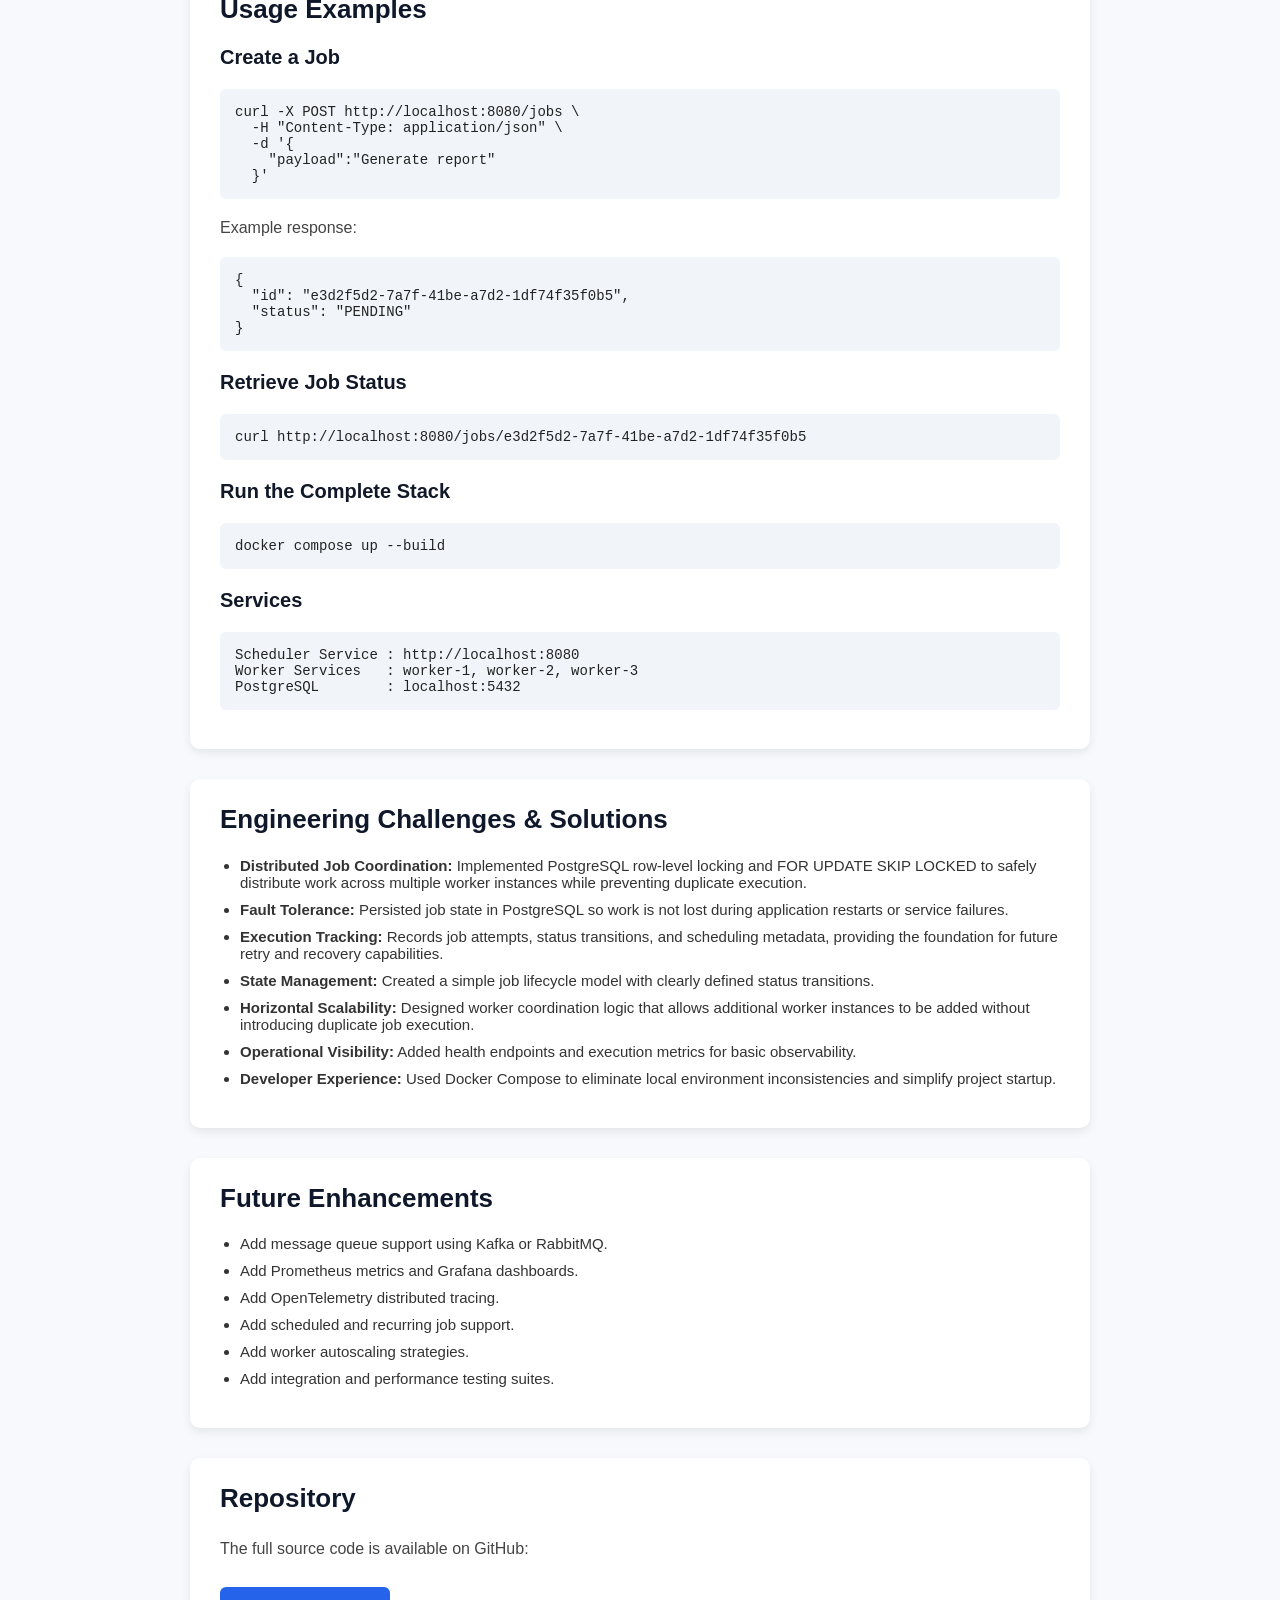
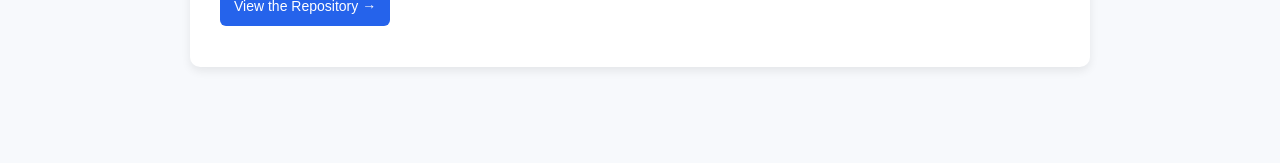
<file: projects/java/distributed_job_scheduler/distributed-job-scheduler.html>
<!DOCTYPE html>
<html lang="en">
<head>
    <meta charset="UTF-8" />
    <title>Distributed Job Scheduler – Portfolio</title>
    <meta name="viewport" content="width=device-width, initial-scale=1" />

    <style>
        /* ===== Global ===== */
        body {
            margin: 0;
            font-family: Arial, Helvetica, sans-serif;
            background: #f7f9fc;
            color: #222;
        }

        .project-page {
            padding-bottom: 60px;
        }

        /* ===== Header ===== */
        .project-header {
            background: #1e293b;
            color: white;
            padding: 50px 20px;
            text-align: center;
        }

        .project-header .back-link {
            display: inline-block;
            margin-bottom: 15px;
            color: #cbd5e1;
            text-decoration: none;
            font-size: 15px;
        }

        .project-header .back-link:hover {
            text-decoration: underline;
        }

        .project-title {
            margin: 0;
            font-size: 40px;
        }

        /* ===== Main Content ===== */
        .project-content {
            max-width: 900px;
            margin: 40px auto;
            padding: 0 20px;
        }

        /* ===== Sections ===== */
        .section {
            background: white;
            padding: 25px 30px;
            border-radius: 10px;
            margin-bottom: 30px;
            box-shadow: 0 4px 10px rgba(0,0,0,0.08);
        }

        .section h2 {
            margin-top: 0;
            color: #0f172a;
            font-size: 26px;
        }

        .section h3 {
            margin-top: 20px;
            color: #111827;
            font-size: 20px;
        }

        .section p {
            font-size: 16px;
            line-height: 1.6;
            color: #444;
        }

        /* ===== Lists ===== */
        .feature-list {
            padding-left: 20px;
        }

        .feature-list li {
            margin-bottom: 10px;
            font-size: 15px;
            color: #333;
        }

        /* ===== Code Blocks ===== */
        pre {
            background: #f1f5f9;
            padding: 15px;
            border-radius: 6px;
            overflow-x: auto;
            font-size: 14px;
        }

        code {
            font-family: Consolas, monospace;
        }

        /* ===== Links ===== */
        .repo-link {
            display: inline-block;
            margin-top: 10px;
            padding: 8px 14px;
            background: #2563eb;
            color: white;
            text-decoration: none;
            border-radius: 6px;
            font-size: 14px;
        }

        .repo-link:hover {
            background: #1d4ed8;
        }
    </style>
</head>

<body class="project-page">

<header class="project-header">
    <a href="../../../" class="back-link">← Back to Home</a>
    <h1 class="project-title">Distributed Job Scheduler</h1>
</header>

<main class="project-content">

    <!-- Overview -->
    <section class="section">
        <h2>Overview</h2>
        <p>
            Distributed Job Scheduler is a production-style backend system that enables
            asynchronous job execution using a scheduler service, multiple worker services,
            and a shared PostgreSQL persistence layer. The project demonstrates common
            patterns used in distributed systems, including distributed worker coordination,
            durable job storage, polling-based work acquisition, retry handling, failure
            recovery, and containerized deployment.
        </p>
        <p>
            Jobs are submitted through a REST API and stored in PostgreSQL.
            Multiple worker instances coordinate through PostgreSQL row-level
            locking and <code>FOR UPDATE SKIP LOCKED</code> to safely claim and
            execute jobs without duplicate processing. The project demonstrates
            asynchronous job processing, distributed worker coordination,
            transactional job ownership, persistent state management, and a
            microservice-style architecture using Spring Boot, PostgreSQL,
            and Docker.
        </p>
    </section>

    <!-- Architecture -->
    <section class="section">
        <h2>Architecture & Design</h2>
        <p>
            The application follows a microservice-style architecture that separates
            job management from job execution responsibilities. PostgreSQL acts as
            the system of record, ensuring job state remains durable across service
            restarts and failures.
        </p>

        <ul class="feature-list">
            <li>
                <strong>Scheduler Service:</strong>
                Exposes REST endpoints for job creation, status tracking, and job management.
            </li>
            <li>
                <strong>Worker Services:</strong>
                Multiple worker instances poll for runnable jobs, safely claim work, execute jobs, and update execution status.
            </li>
            <li>
                <strong>Distributed Coordination:</strong>
                Workers use PostgreSQL row-level locking and <code>FOR UPDATE SKIP LOCKED</code> to prevent duplicate execution and guarantee single-worker ownership.
            </li>
            <li>
                <strong>PostgreSQL Persistence:</strong>
                Stores job definitions, schedules, execution attempts, timestamps, and status transitions.
            </li>
            <li>
                <strong>Repository Layer:</strong>
                Uses Spring Data JPA for persistence and transaction management.
            </li>
            <li>
                <strong>Retry Mechanism:</strong>
                Failed jobs are automatically rescheduled until maximum retry limits are reached.
            </li>
            <li>
                <strong>Job State Machine:</strong>
                Jobs transition through states such as <code>PENDING</code>, <code>RUNNING</code>, <code>SUCCESS</code>, and <code>FAILED</code>.
            </li>
            <li>
                <strong>Metrics Tracking:</strong>
                Basic execution and failure counters provide operational visibility.
            </li>
            <li>
                <strong>Containerized Deployment:</strong>
                Docker and Docker Compose enable repeatable local environments and multi-service orchestration.
            </li>
        </ul>
    </section>

    <!-- Key Features -->
    <section class="section">
        <h2>Key Features</h2>
        <ul class="feature-list">
            <li>
                <strong>REST-Based Job Submission:</strong>
                Create and track jobs through a simple HTTP API.
            </li>
            <li>
                <strong>Durable Job Storage:</strong>
                Jobs survive application restarts because state is persisted in PostgreSQL.
            </li>
            <li>
                <strong>Distributed Worker Coordination:</strong>
                Multiple worker instances process jobs concurrently from a shared PostgreSQL-backed queue.
            </li>
            <li>
                <strong>Safe Job Claiming:</strong>
                PostgreSQL row-level locking and FOR UPDATE SKIP LOCKED prevent duplicate job execution.
            </li>
            <li>
                <strong>Transactional Job Ownership:</strong>
                Jobs can only be claimed and executed by one worker at a time.
            </li>
            <li>
                <strong>Configurable Retry Logic:</strong>
                Failed jobs can be retried automatically using exponential backoff.
            </li>
            <li>
                <strong>Status Tracking:</strong>
                Track job execution progress and final outcomes.
            </li>
            <li>
                <strong>Health Checks:</strong>
                Container health endpoints support operational monitoring.
            </li>
            <li>
                <strong>Metrics Collection:</strong>
                Execution counts and failure counts provide visibility into system behavior.
            </li>
            <li>
                <strong>Docker Compose Environment:</strong>
                Launch the complete stack with a single command.
            </li>
        </ul>
    </section>

    <!-- Usage Examples -->
    <section class="section">
        <h2>Usage Examples</h2>

        <h3>Create a Job</h3>
        <pre><code>curl -X POST http://localhost:8080/jobs \
  -H "Content-Type: application/json" \
  -d '{
    "payload":"Generate report"
  }'</code></pre>

        <p>Example response:</p>
        <pre><code>{
  "id": "e3d2f5d2-7a7f-41be-a7d2-1df74f35f0b5",
  "status": "PENDING"
}</code></pre>

        <h3>Retrieve Job Status</h3>
        <pre><code>curl http://localhost:8080/jobs/e3d2f5d2-7a7f-41be-a7d2-1df74f35f0b5</code></pre>

        <h3>Run the Complete Stack</h3>
        <pre><code>docker compose up --build</code></pre>

        <h3>Services</h3>
        <pre><code>Scheduler Service : http://localhost:8080
Worker Services   : worker-1, worker-2, worker-3
PostgreSQL        : localhost:5432</code></pre>
    </section>

    <!-- Engineering Challenges -->
    <section class="section">
        <h2>Engineering Challenges & Solutions</h2>
        <ul class="feature-list">
            <li>
                <strong>Distributed Job Coordination:</strong>
                Implemented PostgreSQL row-level locking and FOR UPDATE SKIP LOCKED
                to safely distribute work across multiple worker instances while
                preventing duplicate execution.
            </li>
            <li>
                <strong>Fault Tolerance:</strong>
                Persisted job state in PostgreSQL so work is not lost during
                application restarts or service failures.
            </li>
            <li>
                <strong>Execution Tracking:</strong>
                Records job attempts, status transitions, and scheduling metadata,
                providing the foundation for future retry and recovery capabilities.
            </li>
            <li>
                <strong>State Management:</strong>
                Created a simple job lifecycle model with clearly defined status transitions.
            </li>
            <li>
                <strong>Horizontal Scalability:</strong>
                Designed worker coordination logic that allows additional worker instances to be added without introducing duplicate job execution.
            </li>
            <li>
                <strong>Operational Visibility:</strong>
                Added health endpoints and execution metrics for basic observability.
            </li>
            <li>
                <strong>Developer Experience:</strong>
                Used Docker Compose to eliminate local environment inconsistencies and simplify project startup.
            </li>
        </ul>
    </section>

    <!-- Future Enhancements -->
    <section class="section">
        <h2>Future Enhancements</h2>
        <ul class="feature-list">
            <li>
                Add message queue support using Kafka or RabbitMQ.
            </li>
            <li>
                Add Prometheus metrics and Grafana dashboards.
            </li>
            <li>
                Add OpenTelemetry distributed tracing.
            </li>
            <li>
                Add scheduled and recurring job support.
            </li>
            <li>
                Add worker autoscaling strategies.
            </li>
            <li>
                Add integration and performance testing suites.
            </li>
        </ul>
    </section>

    <!-- Repository -->
    <section class="section">
        <h2>Repository</h2>
        <p>The full source code is available on GitHub:</p>
        <p>
            <a href="https://github.com/davidfifer/davidfifer-portfolio/tree/main/java/distributed-job-scheduler"
               target="_blank" rel="noopener" class="repo-link">
                View the Repository →
            </a>
        </p>
    </section>
</main>

</body>
</html>
</file>
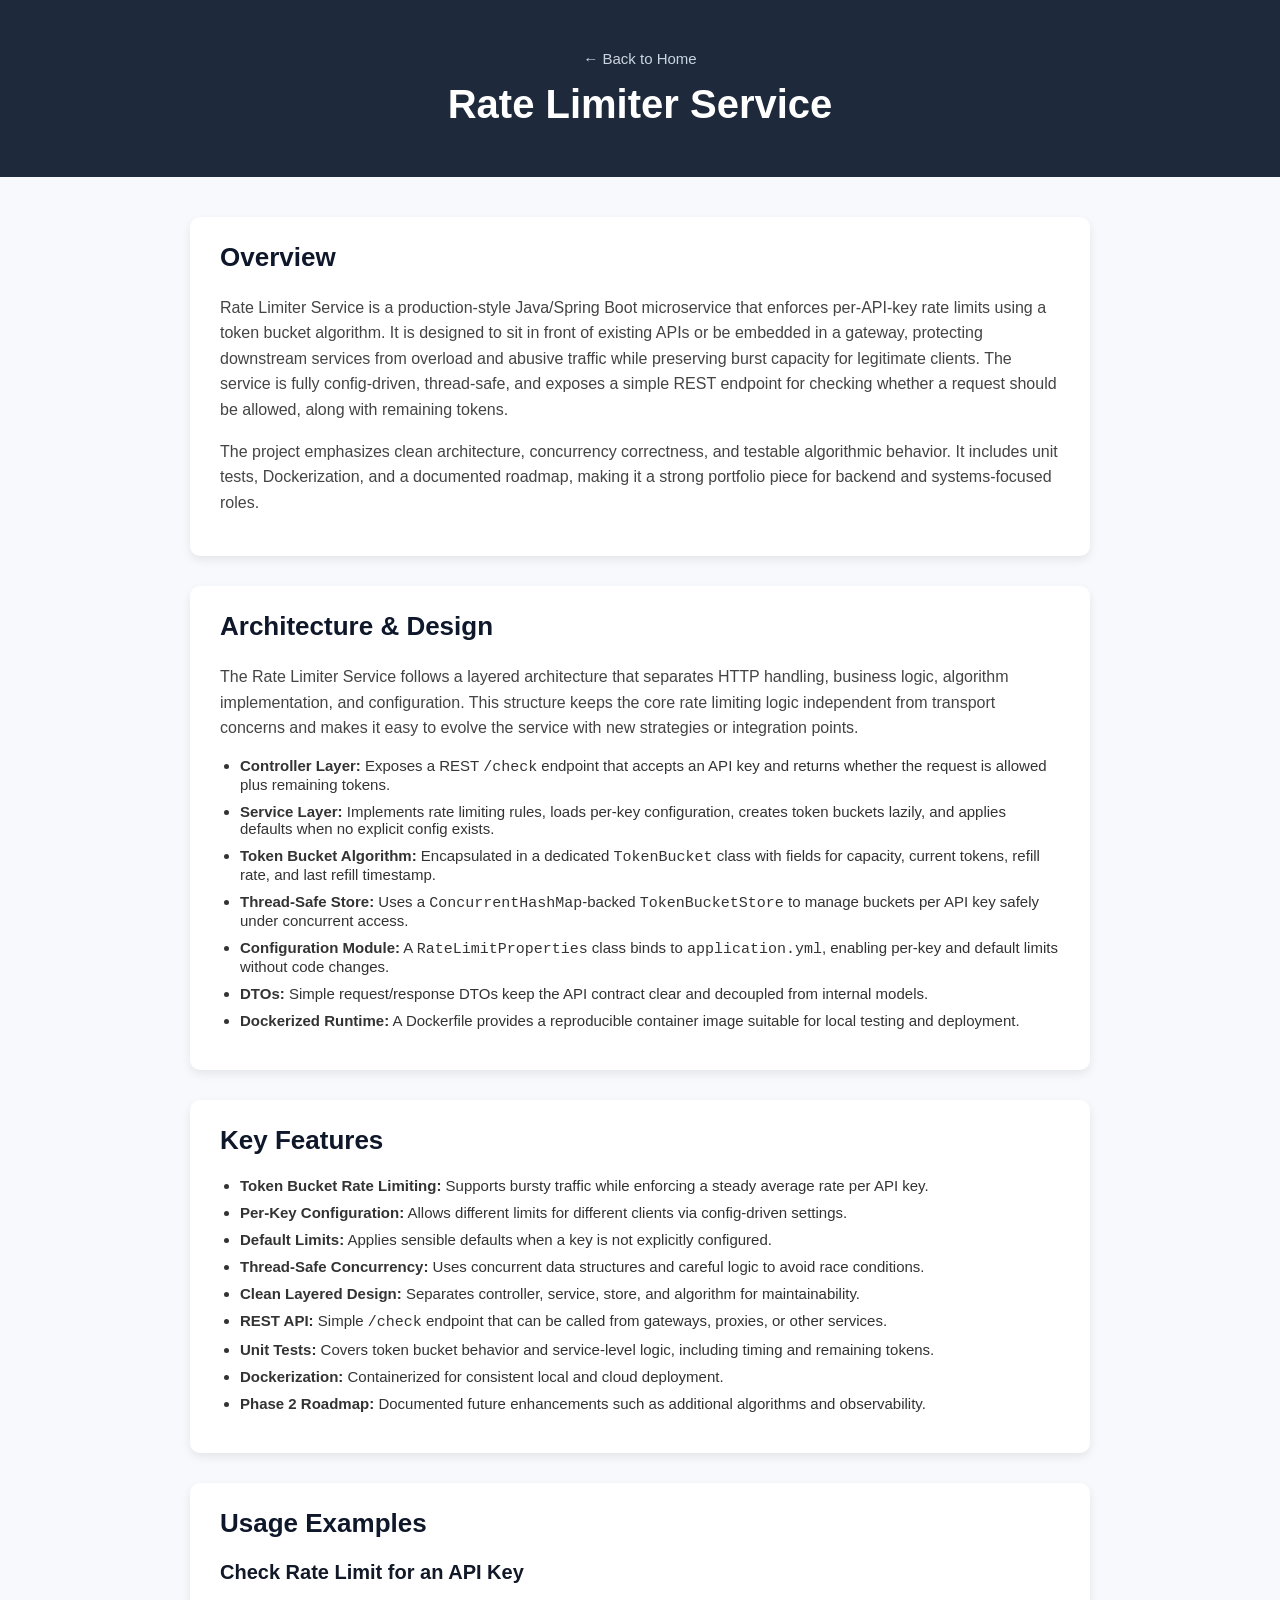
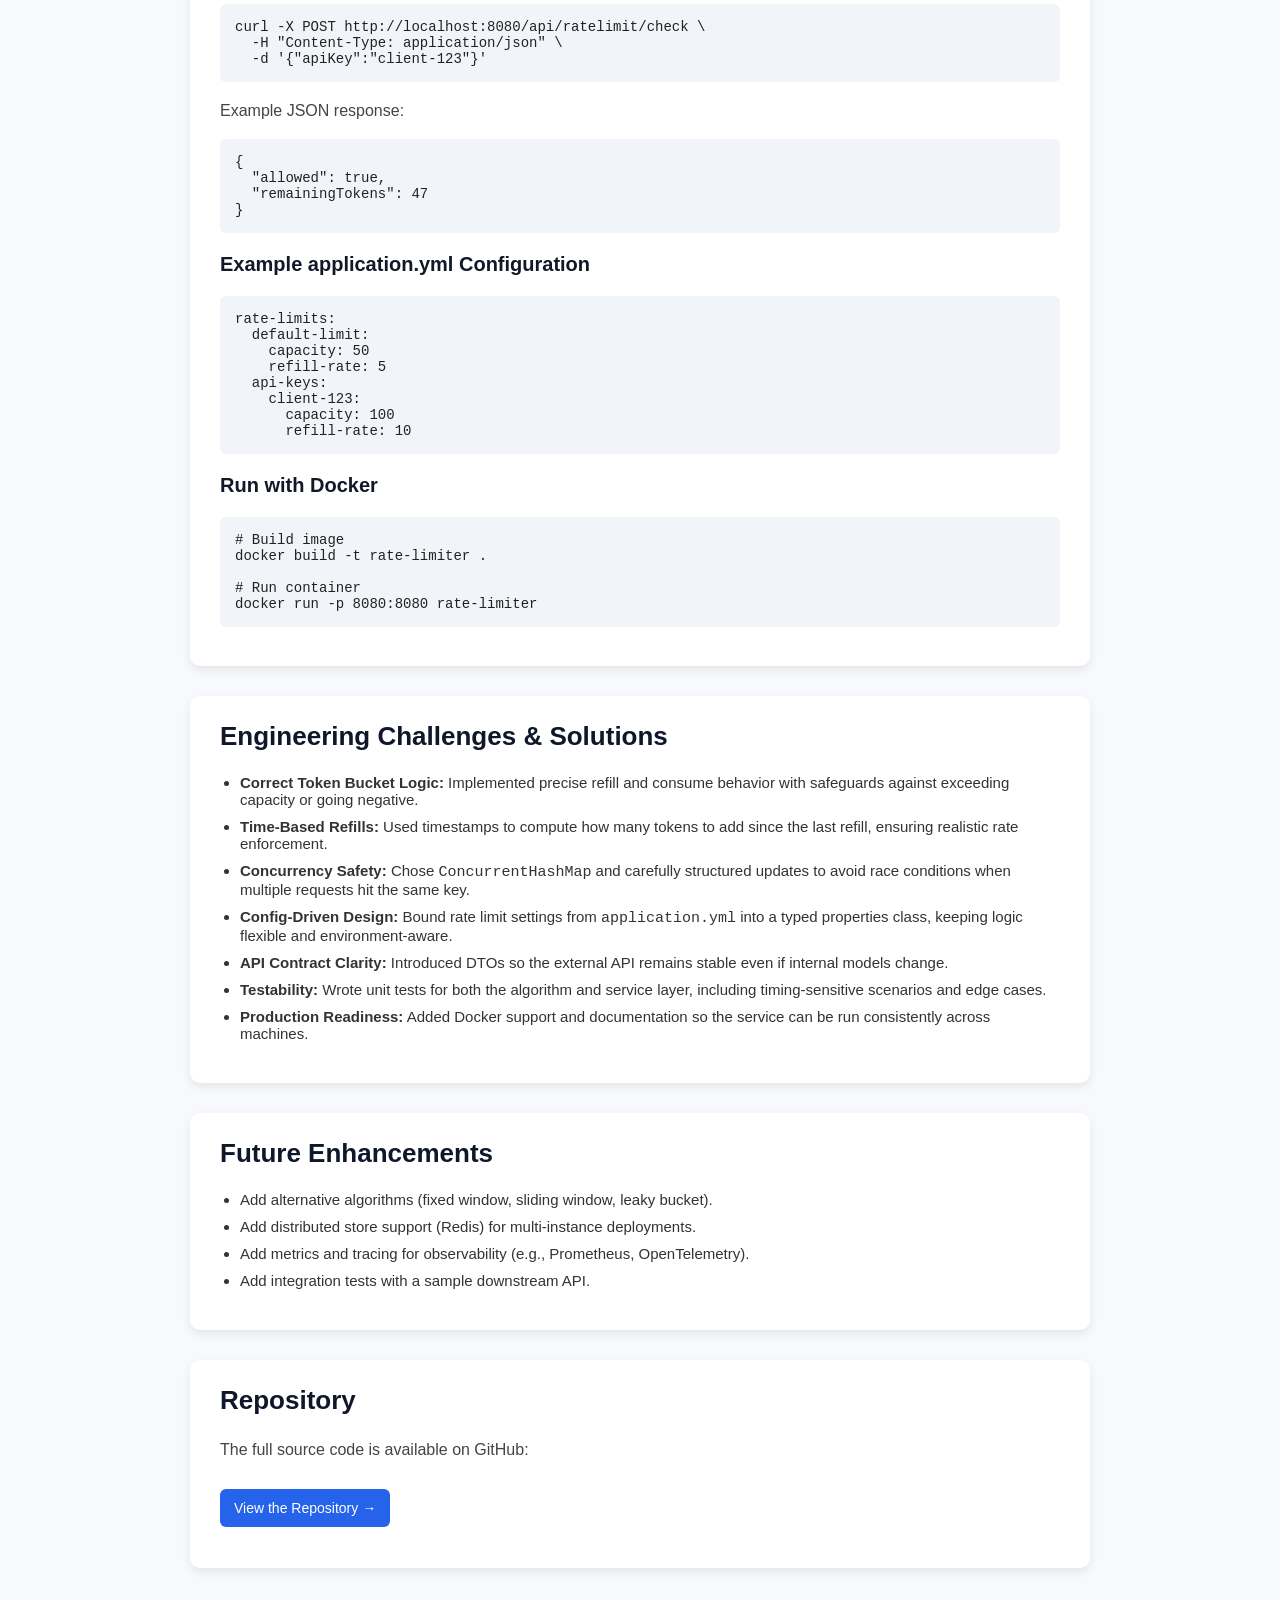
<file: projects/java/rate_limiter_service/rate-limiter-service.html>
<!DOCTYPE html>
<html lang="en">
<head>
    <meta charset="UTF-8" />
    <title>Rate Limiter Service – Portfolio</title>
    <meta name="viewport" content="width=device-width, initial-scale=1" />

    <style>
        /* ===== Global ===== */
        body {
            margin: 0;
            font-family: Arial, Helvetica, sans-serif;
            background: #f7f9fc;
            color: #222;
        }

        .project-page {
            padding-bottom: 60px;
        }

        /* ===== Header ===== */
        .project-header {
            background: #1e293b;
            color: white;
            padding: 50px 20px;
            text-align: center;
        }

        .project-header .back-link {
            display: inline-block;
            margin-bottom: 15px;
            color: #cbd5e1;
            text-decoration: none;
            font-size: 15px;
        }

        .project-header .back-link:hover {
            text-decoration: underline;
        }

        .project-title {
            margin: 0;
            font-size: 40px;
        }

        /* ===== Main Content ===== */
        .project-content {
            max-width: 900px;
            margin: 40px auto;
            padding: 0 20px;
        }

        /* ===== Sections ===== */
        .section {
            background: white;
            padding: 25px 30px;
            border-radius: 10px;
            margin-bottom: 30px;
            box-shadow: 0 4px 10px rgba(0,0,0,0.08);
        }

        .section h2 {
            margin-top: 0;
            color: #0f172a;
            font-size: 26px;
        }

        .section h3 {
            margin-top: 20px;
            color: #111827;
            font-size: 20px;
        }

        .section p {
            font-size: 16px;
            line-height: 1.6;
            color: #444;
        }

        /* ===== Lists ===== */
        .feature-list {
            padding-left: 20px;
        }

        .feature-list li {
            margin-bottom: 10px;
            font-size: 15px;
            color: #333;
        }

        /* ===== Code Blocks ===== */
        pre {
            background: #f1f5f9;
            padding: 15px;
            border-radius: 6px;
            overflow-x: auto;
            font-size: 14px;
        }

        code {
            font-family: Consolas, monospace;
        }

        /* ===== Links ===== */
        .repo-link {
            display: inline-block;
            margin-top: 10px;
            padding: 8px 14px;
            background: #2563eb;
            color: white;
            text-decoration: none;
            border-radius: 6px;
            font-size: 14px;
        }

        .repo-link:hover {
            background: #1d4ed8;
        }
    </style>
</head>

<body class="project-page">

<header class="project-header">
    <a href="../../../" class="back-link">← Back to Home</a>
    <h1 class="project-title">Rate Limiter Service</h1>
</header>

<main class="project-content">

    <!-- Overview -->
    <section class="section">
        <h2>Overview</h2>
        <p>
            Rate Limiter Service is a production-style Java/Spring Boot microservice that enforces
            per‑API‑key rate limits using a token bucket algorithm. It is designed to sit in front
            of existing APIs or be embedded in a gateway, protecting downstream services from
            overload and abusive traffic while preserving burst capacity for legitimate clients.
            The service is fully config‑driven, thread‑safe, and exposes a simple REST endpoint
            for checking whether a request should be allowed, along with remaining tokens.
        </p>
        <p>
            The project emphasizes clean architecture, concurrency correctness, and testable
            algorithmic behavior. It includes unit tests, Dockerization, and a documented roadmap,
            making it a strong portfolio piece for backend and systems‑focused roles.
        </p>
    </section>

    <!-- Architecture & Design -->
    <section class="section">
        <h2>Architecture & Design</h2>
        <p>
            The Rate Limiter Service follows a layered architecture that separates HTTP handling,
            business logic, algorithm implementation, and configuration. This structure keeps the
            core rate limiting logic independent from transport concerns and makes it easy to
            evolve the service with new strategies or integration points.
        </p>

        <ul class="feature-list">
            <li><strong>Controller Layer:</strong> Exposes a REST <code>/check</code> endpoint that accepts an API key and returns whether the request is allowed plus remaining tokens.</li>
            <li><strong>Service Layer:</strong> Implements rate limiting rules, loads per‑key configuration, creates token buckets lazily, and applies defaults when no explicit config exists.</li>
            <li><strong>Token Bucket Algorithm:</strong> Encapsulated in a dedicated <code>TokenBucket</code> class with fields for capacity, current tokens, refill rate, and last refill timestamp.</li>
            <li><strong>Thread‑Safe Store:</strong> Uses a <code>ConcurrentHashMap</code>‑backed <code>TokenBucketStore</code> to manage buckets per API key safely under concurrent access.</li>
            <li><strong>Configuration Module:</strong> A <code>RateLimitProperties</code> class binds to <code>application.yml</code>, enabling per‑key and default limits without code changes.</li>
            <li><strong>DTOs:</strong> Simple request/response DTOs keep the API contract clear and decoupled from internal models.</li>
            <li><strong>Dockerized Runtime:</strong> A Dockerfile provides a reproducible container image suitable for local testing and deployment.</li>
        </ul>
    </section>

    <!-- Key Features -->
    <section class="section">
        <h2>Key Features</h2>
        <ul class="feature-list">
            <li><strong>Token Bucket Rate Limiting:</strong> Supports bursty traffic while enforcing a steady average rate per API key.</li>
            <li><strong>Per‑Key Configuration:</strong> Allows different limits for different clients via config‑driven settings.</li>
            <li><strong>Default Limits:</strong> Applies sensible defaults when a key is not explicitly configured.</li>
            <li><strong>Thread‑Safe Concurrency:</strong> Uses concurrent data structures and careful logic to avoid race conditions.</li>
            <li><strong>Clean Layered Design:</strong> Separates controller, service, store, and algorithm for maintainability.</li>
            <li><strong>REST API:</strong> Simple <code>/check</code> endpoint that can be called from gateways, proxies, or other services.</li>
            <li><strong>Unit Tests:</strong> Covers token bucket behavior and service‑level logic, including timing and remaining tokens.</li>
            <li><strong>Dockerization:</strong> Containerized for consistent local and cloud deployment.</li>
            <li><strong>Phase 2 Roadmap:</strong> Documented future enhancements such as additional algorithms and observability.</li>
        </ul>
    </section>

    <!-- Usage Examples -->
    <section class="section">
        <h2>Usage Examples</h2>

        <h3>Check Rate Limit for an API Key</h3>
        <pre><code>curl -X POST http://localhost:8080/api/ratelimit/check \
  -H "Content-Type: application/json" \
  -d '{"apiKey":"client-123"}'</code></pre>

        <p>Example JSON response:</p>
        <pre><code>{
  "allowed": true,
  "remainingTokens": 47
}</code></pre>

        <h3>Example application.yml Configuration</h3>
        <pre><code>rate-limits:
  default-limit:
    capacity: 50
    refill-rate: 5
  api-keys:
    client-123:
      capacity: 100
      refill-rate: 10</code></pre>

        <h3>Run with Docker</h3>
        <pre><code># Build image
docker build -t rate-limiter .

# Run container
docker run -p 8080:8080 rate-limiter</code></pre>
    </section>

    <!-- Engineering Challenges & Solutions -->
    <section class="section">
        <h2>Engineering Challenges & Solutions</h2>
        <ul class="feature-list">
            <li><strong>Correct Token Bucket Logic:</strong> Implemented precise refill and consume behavior with safeguards against exceeding capacity or going negative.</li>
            <li><strong>Time‑Based Refills:</strong> Used timestamps to compute how many tokens to add since the last refill, ensuring realistic rate enforcement.</li>
            <li><strong>Concurrency Safety:</strong> Chose <code>ConcurrentHashMap</code> and carefully structured updates to avoid race conditions when multiple requests hit the same key.</li>
            <li><strong>Config‑Driven Design:</strong> Bound rate limit settings from <code>application.yml</code> into a typed properties class, keeping logic flexible and environment‑aware.</li>
            <li><strong>API Contract Clarity:</strong> Introduced DTOs so the external API remains stable even if internal models change.</li>
            <li><strong>Testability:</strong> Wrote unit tests for both the algorithm and service layer, including timing‑sensitive scenarios and edge cases.</li>
            <li><strong>Production Readiness:</strong> Added Docker support and documentation so the service can be run consistently across machines.</li>
        </ul>
    </section>

    <!-- Future Enhancements -->
    <section class="section">
        <h2>Future Enhancements</h2>
        <ul class="feature-list">
            <li>Add alternative algorithms (fixed window, sliding window, leaky bucket).</li>
            <li>Add distributed store support (Redis) for multi‑instance deployments.</li>
            <li>Add metrics and tracing for observability (e.g., Prometheus, OpenTelemetry).</li>
            <li>Add integration tests with a sample downstream API.</li>
        </ul>
    </section>

    <!-- Repository -->
    <section class="section">
        <h2>Repository</h2>
        <p>The full source code is available on GitHub:</p>
        <p>
            <a href="https://github.com/davidfifer/davidfifer-portfolio/tree/main/java/rate-limiter-service"
               target="_blank" rel="noopener" class="repo-link">
                View the Repository →
            </a>
        </p>
    </section>

</main>

</body>
</html>
</file>
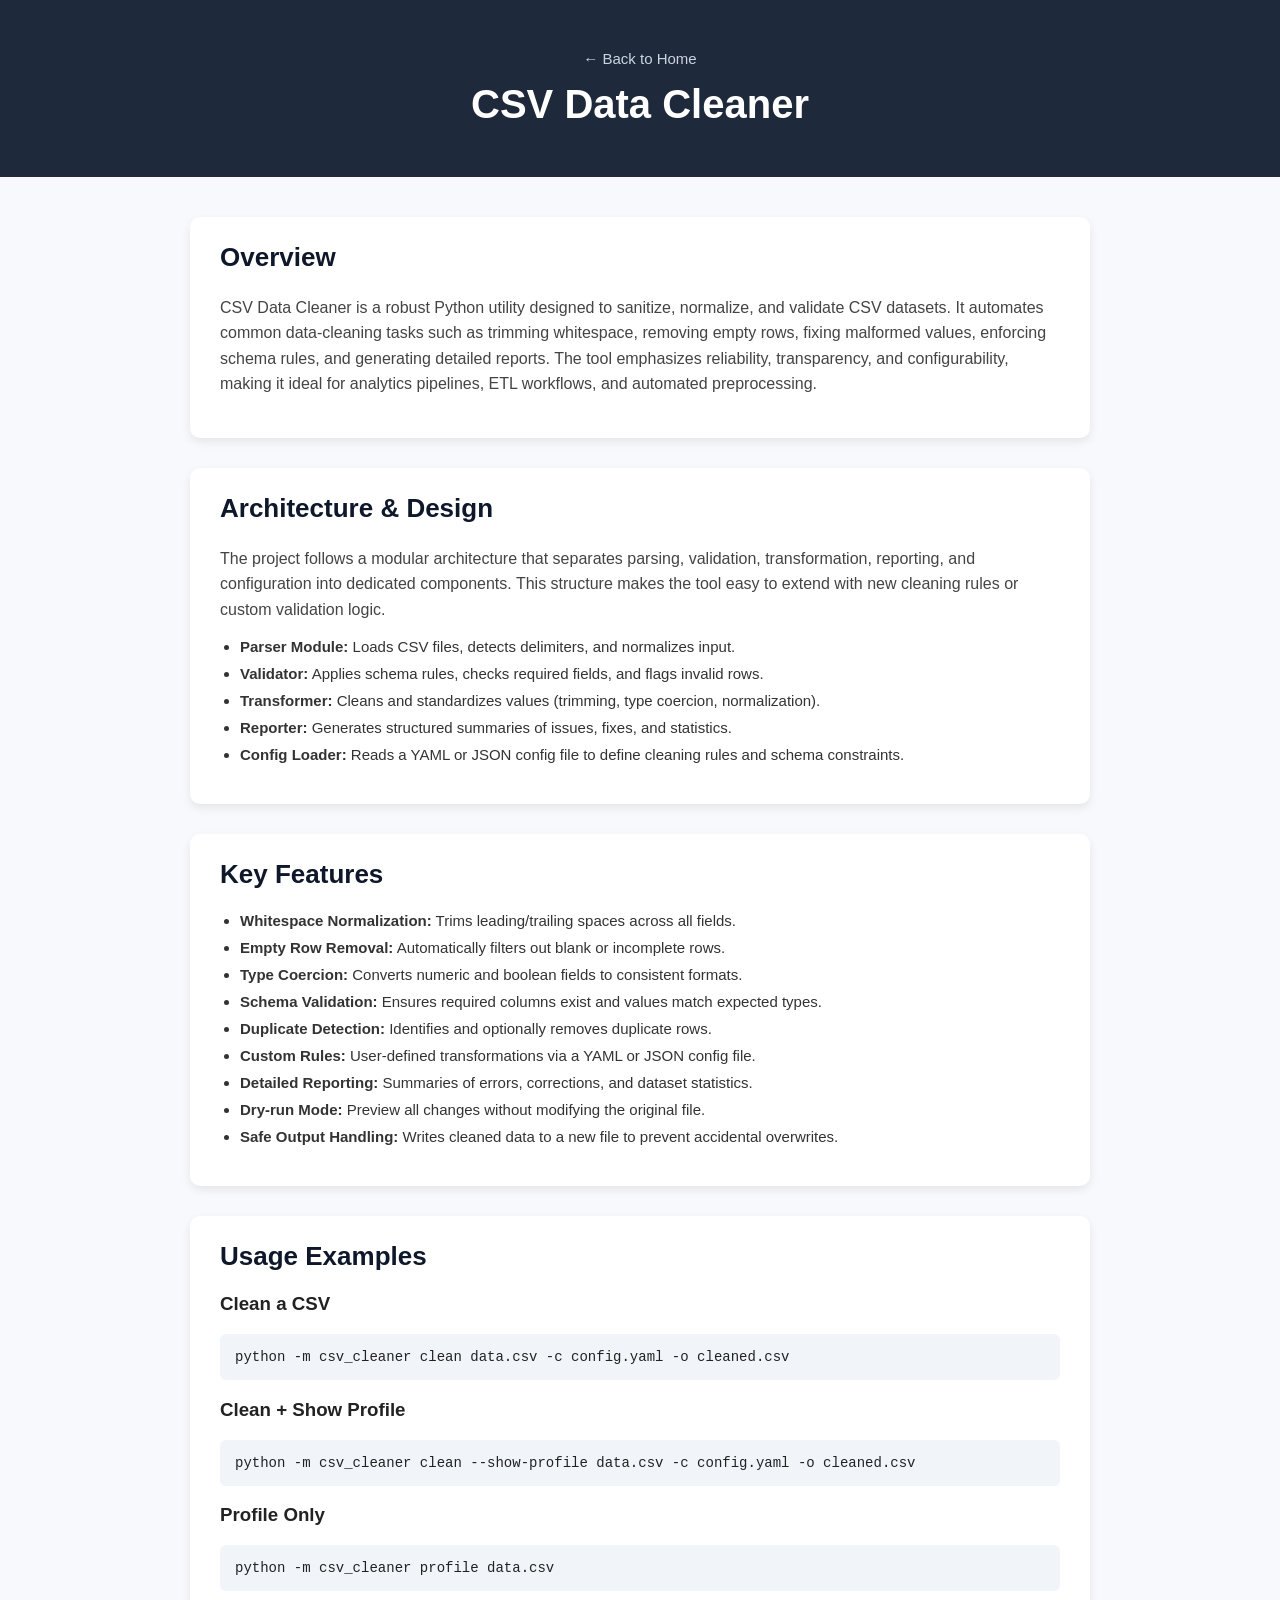
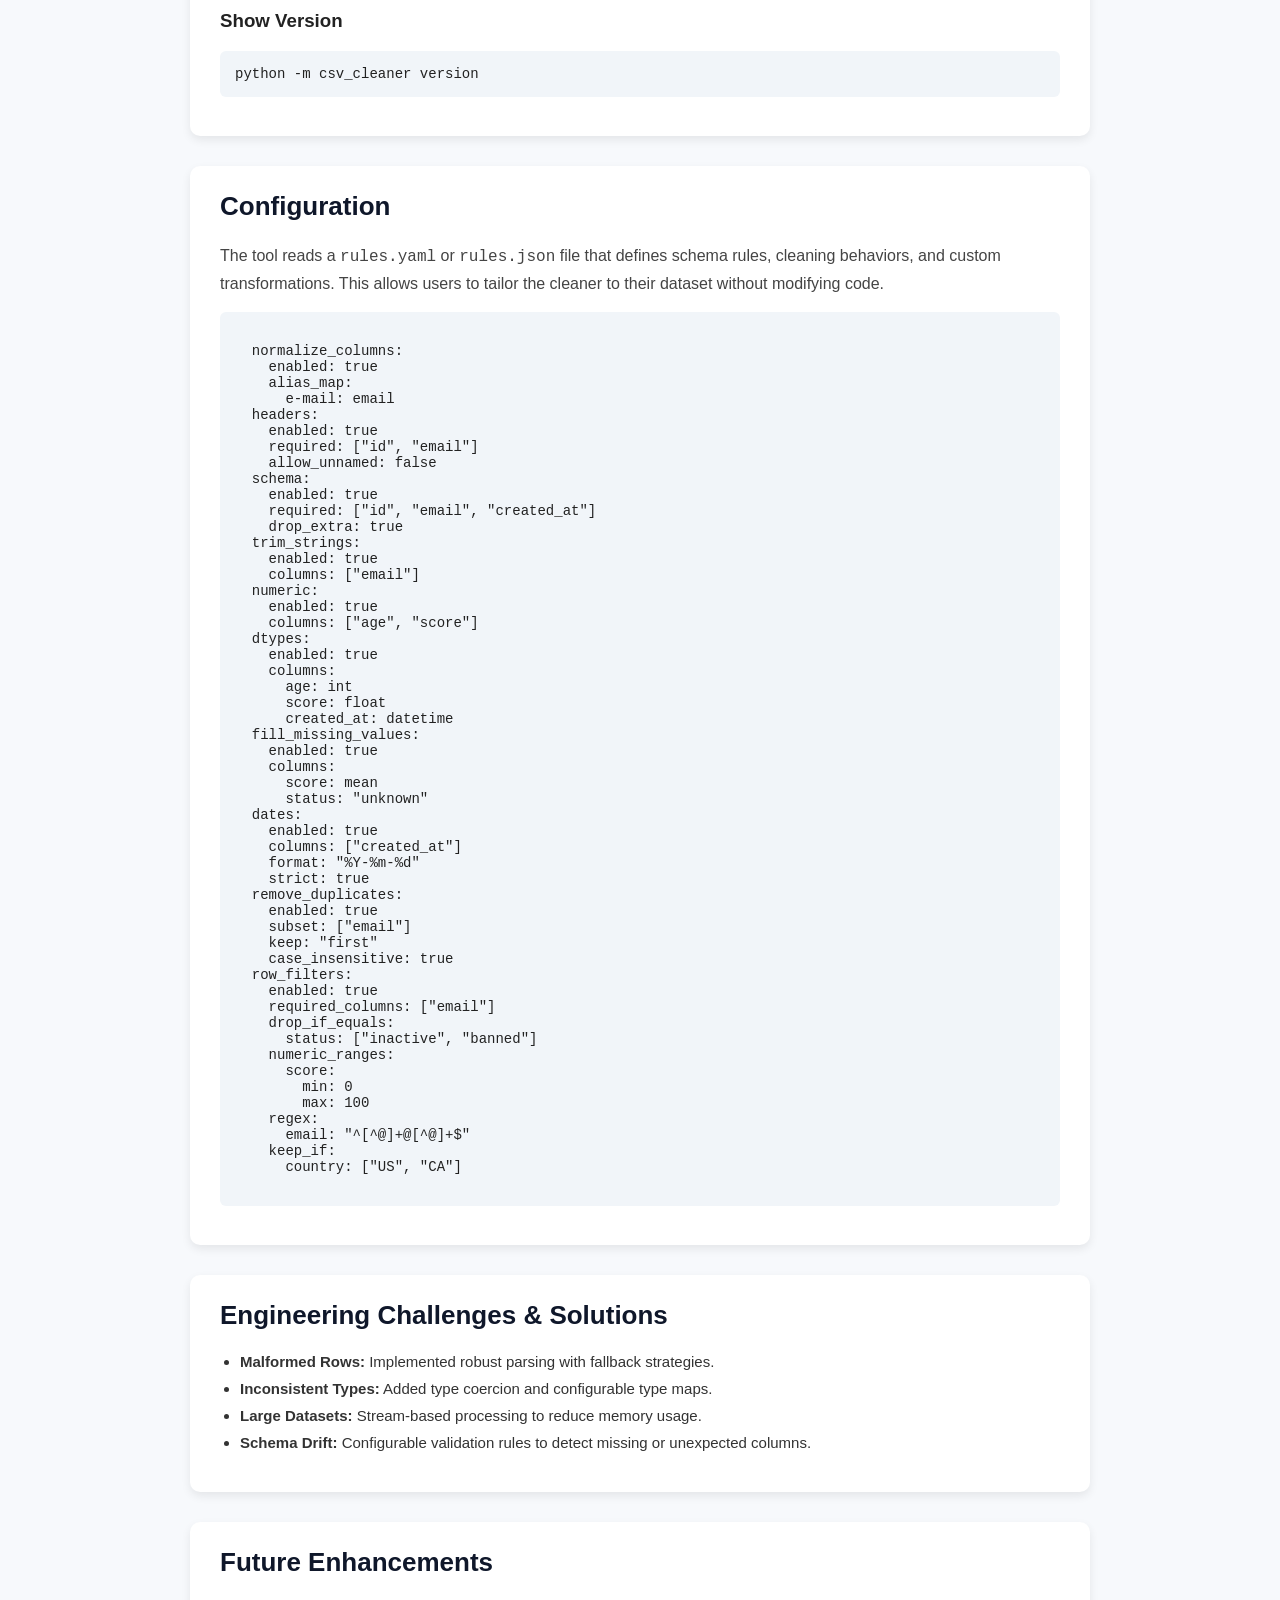
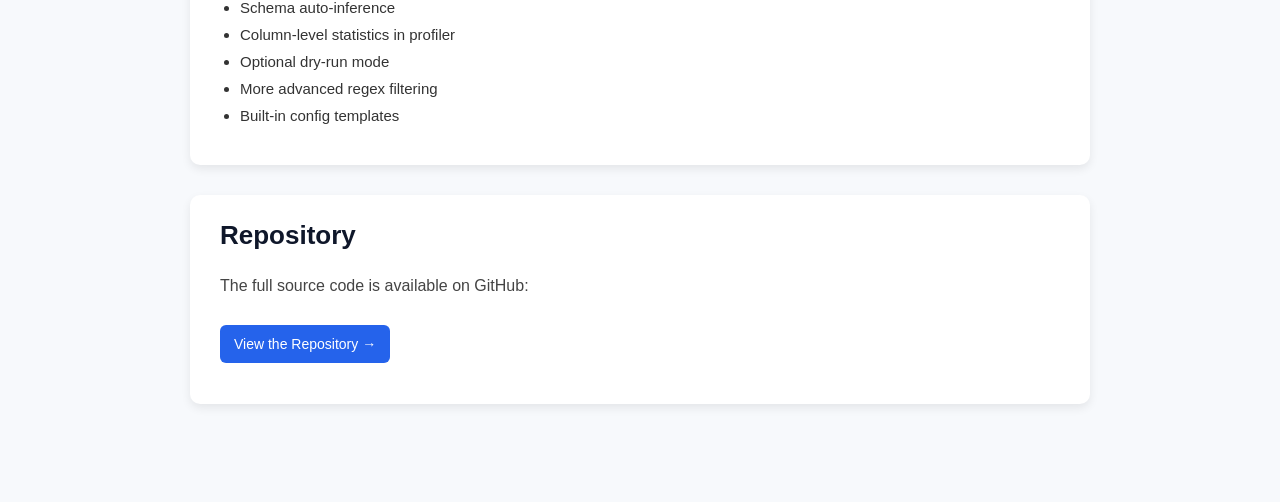
<file: projects/python/csv_data_cleaner/csv-data-cleaner.html>
<!DOCTYPE html>
<html lang="en">
<head>
  <meta charset="UTF-8" />
  <title>CSV Data Cleaner – Portfolio</title>
  <meta name="viewport" content="width=device-width, initial-scale=1" />

  <style>
    /* ===== Global ===== */
    body {
        margin: 0;
        font-family: Arial, Helvetica, sans-serif;
        background: #f7f9fc;
        color: #222;
    }

    .project-page {
        padding-bottom: 60px;
    }

    /* ===== Header ===== */
    .project-header {
        background: #1e293b;
        color: white;
        padding: 50px 20px;
        text-align: center;
    }

    .project-header .back-link {
        display: inline-block;
        margin-bottom: 15px;
        color: #cbd5e1;
        text-decoration: none;
        font-size: 15px;
    }

    .project-header .back-link:hover {
        text-decoration: underline;
    }

    .project-title {
        margin: 0;
        font-size: 40px;
    }

    /* ===== Main Content ===== */
    .project-content {
        max-width: 900px;
        margin: 40px auto;
        padding: 0 20px;
    }

    /* ===== Sections ===== */
    .section {
        background: white;
        padding: 25px 30px;
        border-radius: 10px;
        margin-bottom: 30px;
        box-shadow: 0 4px 10px rgba(0,0,0,0.08);
    }

    .section h2 {
        margin-top: 0;
        color: #0f172a;
        font-size: 26px;
    }

    .section p {
        font-size: 16px;
        line-height: 1.6;
        color: #444;
    }

    /* ===== Lists ===== */
    .feature-list {
        padding-left: 20px;
    }

    .feature-list li {
        margin-bottom: 10px;
        font-size: 15px;
        color: #333;
    }

    /* ===== Code Blocks ===== */
    pre {
        background: #f1f5f9;
        padding: 15px;
        border-radius: 6px;
        overflow-x: auto;
        font-size: 14px;
    }

    code {
        font-family: Consolas, monospace;
    }

    /* ===== Links ===== */
    .repo-link {
        display: inline-block;
        margin-top: 10px;
        padding: 8px 14px;
        background: #2563eb;
        color: white;
        text-decoration: none;
        border-radius: 6px;
        font-size: 14px;
    }

    .repo-link:hover {
        background: #1d4ed8;
    }
  </style>
</head>

<body class="project-page">

  <header class="project-header">
    <a href="../../../" class="back-link">← Back to Home</a>
    <h1 class="project-title">CSV Data Cleaner</h1>
  </header>

  <main class="project-content">

    <!-- Overview -->
    <section class="section">
      <h2>Overview</h2>
      <p>
        CSV Data Cleaner is a robust Python utility designed to sanitize, normalize, and validate
        CSV datasets. It automates common data‑cleaning tasks such as trimming whitespace,
        removing empty rows, fixing malformed values, enforcing schema rules, and generating
        detailed reports. The tool emphasizes reliability, transparency, and configurability,
        making it ideal for analytics pipelines, ETL workflows, and automated preprocessing.
      </p>
    </section>

    <!-- Architecture -->
    <section class="section">
      <h2>Architecture & Design</h2>
      <p>
        The project follows a modular architecture that separates parsing, validation,
        transformation, reporting, and configuration into dedicated components. This structure
        makes the tool easy to extend with new cleaning rules or custom validation logic.
      </p>

      <ul class="feature-list">
        <li><strong>Parser Module:</strong> Loads CSV files, detects delimiters, and normalizes input.</li>
        <li><strong>Validator:</strong> Applies schema rules, checks required fields, and flags invalid rows.</li>
        <li><strong>Transformer:</strong> Cleans and standardizes values (trimming, type coercion, normalization).</li>
        <li><strong>Reporter:</strong> Generates structured summaries of issues, fixes, and statistics.</li>
        <li><strong>Config Loader:</strong> Reads a YAML or JSON config file to define cleaning rules and schema constraints.</li>
      </ul>
    </section>

    <!-- Key Features -->
    <section class="section">
      <h2>Key Features</h2>
      <ul class="feature-list">
        <li><strong>Whitespace Normalization:</strong> Trims leading/trailing spaces across all fields.</li>
        <li><strong>Empty Row Removal:</strong> Automatically filters out blank or incomplete rows.</li>
        <li><strong>Type Coercion:</strong> Converts numeric and boolean fields to consistent formats.</li>
        <li><strong>Schema Validation:</strong> Ensures required columns exist and values match expected types.</li>
        <li><strong>Duplicate Detection:</strong> Identifies and optionally removes duplicate rows.</li>
        <li><strong>Custom Rules:</strong> User‑defined transformations via a YAML or JSON config file.</li>
        <li><strong>Detailed Reporting:</strong> Summaries of errors, corrections, and dataset statistics.</li>
        <li><strong>Dry‑run Mode:</strong> Preview all changes without modifying the original file.</li>
        <li><strong>Safe Output Handling:</strong> Writes cleaned data to a new file to prevent accidental overwrites.</li>
      </ul>
    </section>

    <!-- Usage Examples -->
    <section class="section">
      <h2>Usage Examples</h2>

      <h3>Clean a CSV</h3>
      <pre><code>python -m csv_cleaner clean data.csv -c config.yaml -o cleaned.csv</code></pre>

      <h3>Clean + Show Profile</h3>
      <pre><code>python -m csv_cleaner clean --show-profile data.csv -c config.yaml -o cleaned.csv</code></pre>

      <h3>Profile Only</h3>
      <pre><code>python -m csv_cleaner profile data.csv</code></pre>

      <h3>Show Version</h3>
      <pre><code>python -m csv_cleaner version</code></pre>
    </section>

    <!-- Config -->
    <section class="section">
      <h2>Configuration</h2>
      <p>
        The tool reads a <code>rules.yaml</code> or <code>rules.json</code> file that defines schema rules, cleaning
        behaviors, and custom transformations. This allows users to tailor the cleaner to
        their dataset without modifying code.
      </p>

      <pre><code>
  normalize_columns:
    enabled: true
    alias_map:
      e-mail: email
  headers:
    enabled: true
    required: ["id", "email"]
    allow_unnamed: false
  schema:
    enabled: true
    required: ["id", "email", "created_at"]
    drop_extra: true
  trim_strings:
    enabled: true
    columns: ["email"]
  numeric:
    enabled: true
    columns: ["age", "score"]
  dtypes:
    enabled: true
    columns:
      age: int
      score: float
      created_at: datetime
  fill_missing_values:
    enabled: true
    columns:
      score: mean
      status: "unknown"
  dates:
    enabled: true
    columns: ["created_at"]
    format: "%Y-%m-%d"
    strict: true
  remove_duplicates:
    enabled: true
    subset: ["email"]
    keep: "first"
    case_insensitive: true
  row_filters:
    enabled: true
    required_columns: ["email"]
    drop_if_equals:
      status: ["inactive", "banned"]
    numeric_ranges:
      score:
        min: 0
        max: 100
    regex:
      email: "^[^@]+@[^@]+$"
    keep_if:
      country: ["US", "CA"]
 </code></pre>
    </section>

    <!-- Engineering Challenges -->
    <section class="section">
      <h2>Engineering Challenges & Solutions</h2>
      <ul class="feature-list">
        <li><strong>Malformed Rows:</strong> Implemented robust parsing with fallback strategies.</li>
        <li><strong>Inconsistent Types:</strong> Added type coercion and configurable type maps.</li>
        <li><strong>Large Datasets:</strong> Stream‑based processing to reduce memory usage.</li>
        <li><strong>Schema Drift:</strong> Configurable validation rules to detect missing or unexpected columns.</li>
      </ul>
    </section>

    <!-- Future Enhancements -->
    <section class="section">
      <h2>Future Enhancements</h2>
      <ul class="feature-list">
        <li>Schema auto‑inference</li>
        <li>Column‑level statistics in profiler</li>
        <li>Optional dry‑run mode</li>
        <li>More advanced regex filtering</li>
        <li>Built‑in config templates</li>
      </ul>
    </section>

    <!-- Repository -->
    <section class="section">
      <h2>Repository</h2>
      <p>The full source code is available on GitHub:</p>
      <p>
        <a href="https://github.com/davidfifer/davidfifer-portfolio/tree/main/python/csv_data_cleaner"
          target="_blank" rel="noopener" class="repo-link">
          View the Repository →
        </a>
      </p>
    </section>

  </main>

</body>
</html>
</file>
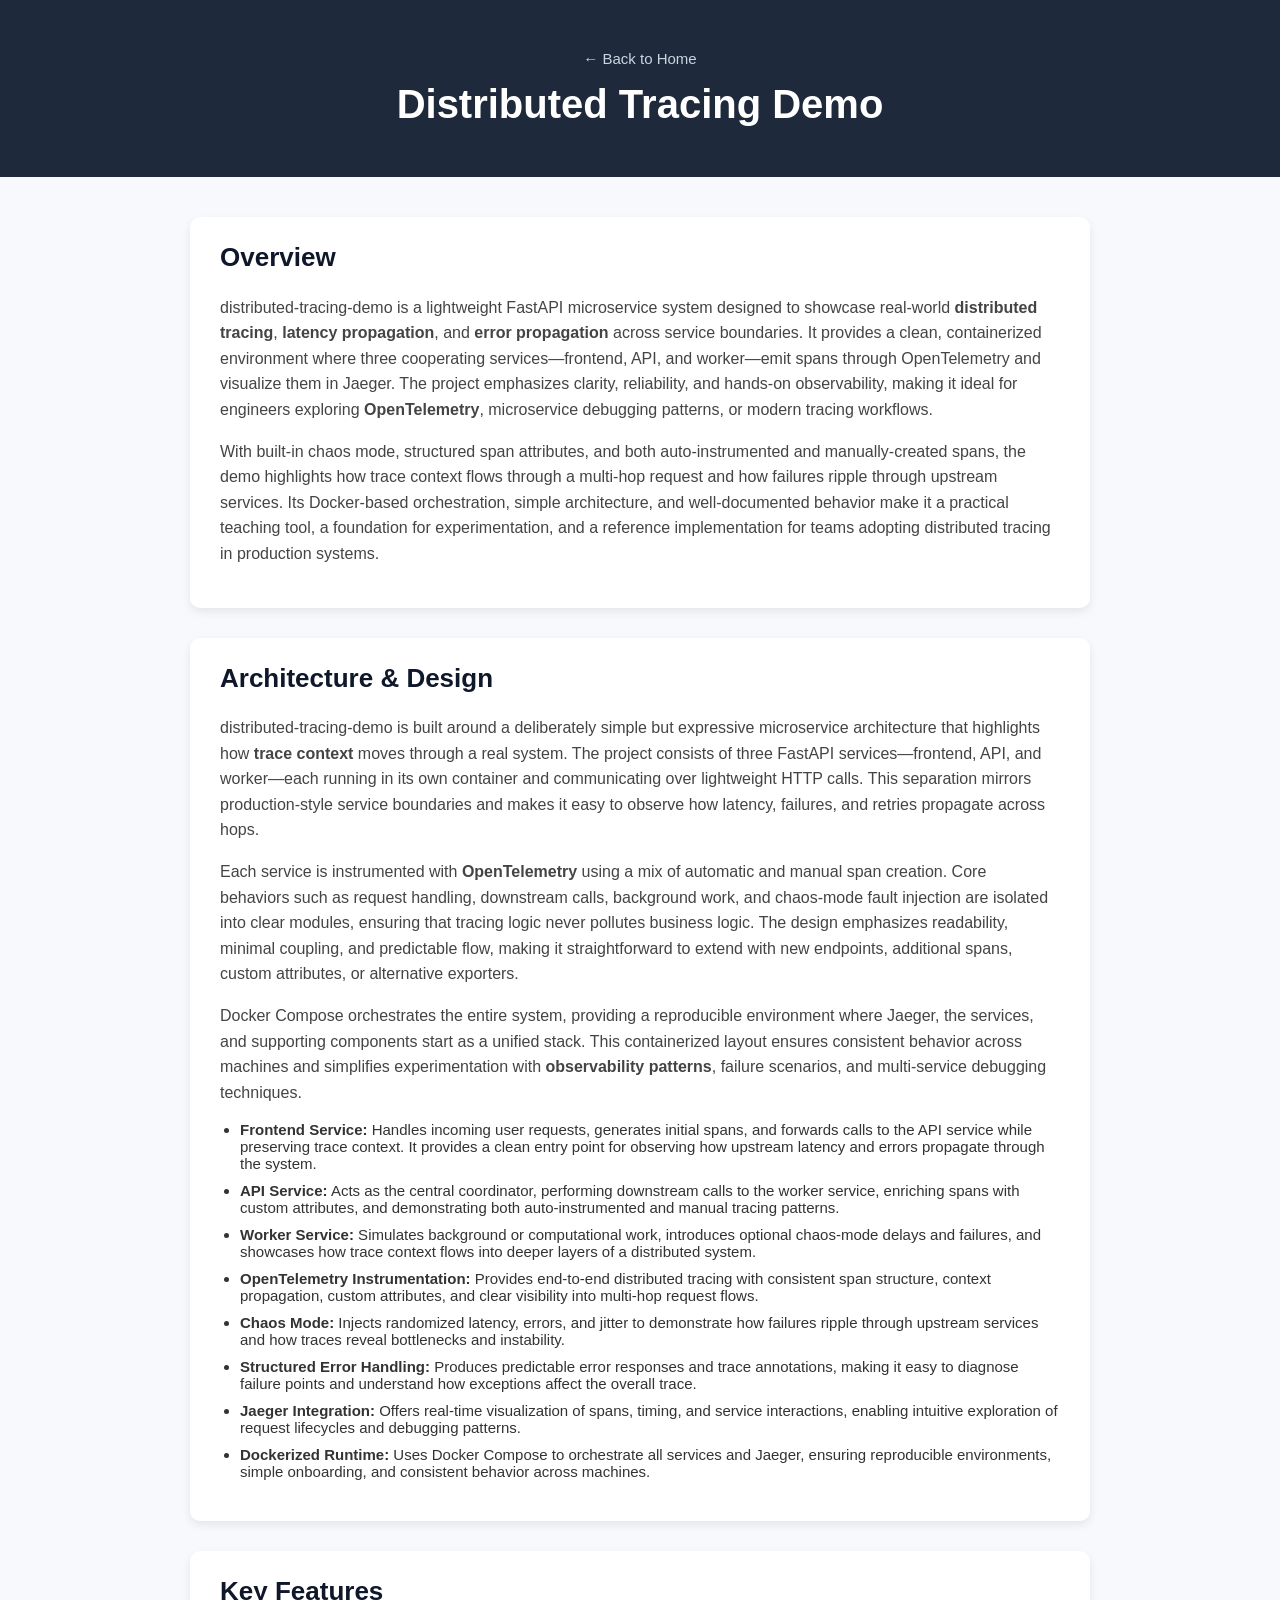
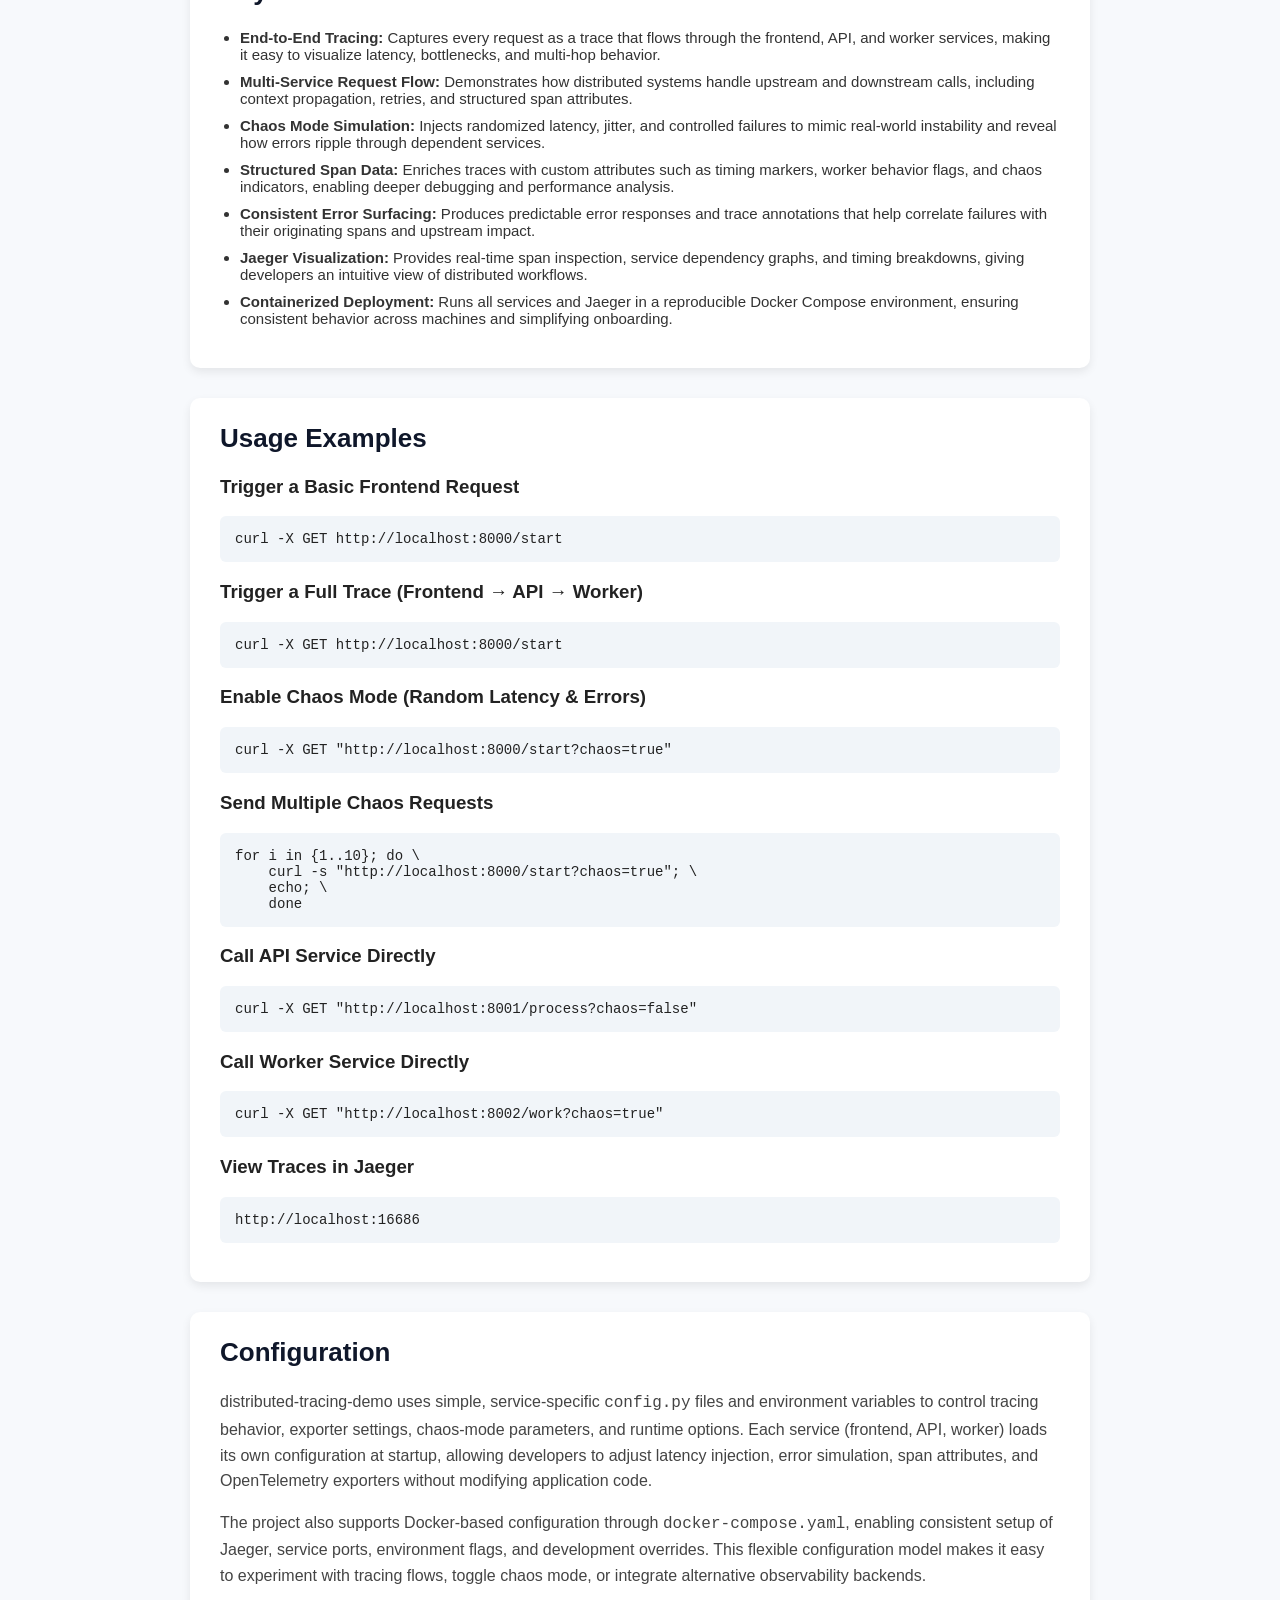
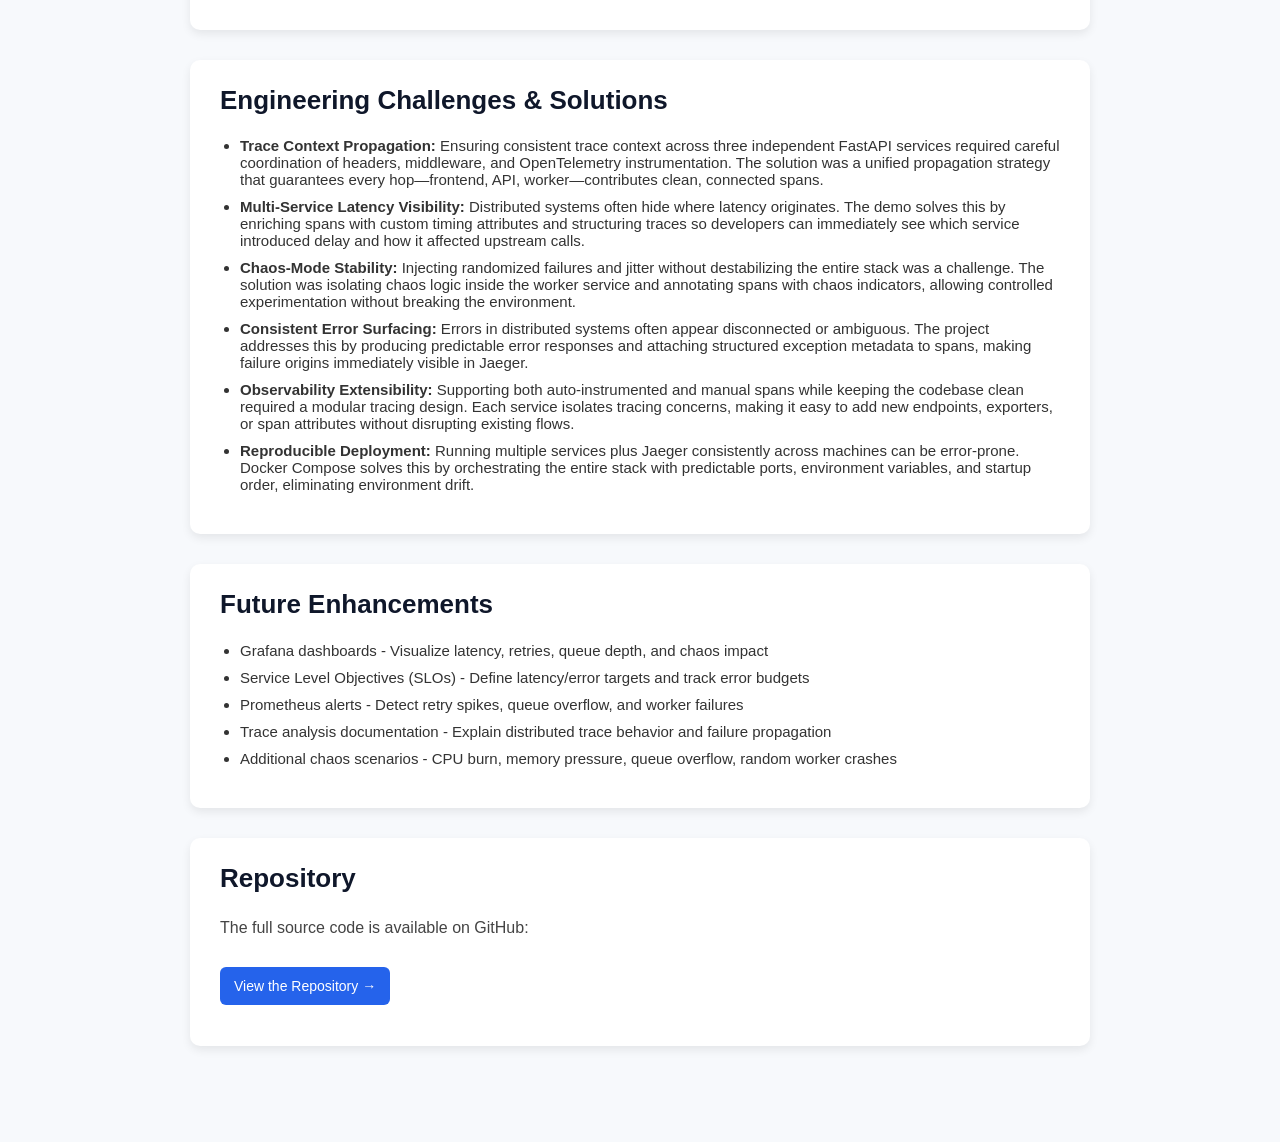
<file: projects/python/distributed-tracing-demo/distributed-tracing-demo.html>
<!DOCTYPE html>
<html lang="en">
<head>
  <meta charset="UTF-8" />
  <title>Distributed Tracing Demo – Portfolio</title>
  <meta name="viewport" content="width=device-width, initial-scale=1" />

  <style>
    /* ===== Global ===== */
    body {
        margin: 0;
        font-family: Arial, Helvetica, sans-serif;
        background: #f7f9fc;
        color: #222;
    }

    .project-page {
        padding-bottom: 60px;
    }

    /* ===== Header ===== */
    .project-header {
        background: #1e293b;
        color: white;
        padding: 50px 20px;
        text-align: center;
    }

    .project-header .back-link {
        display: inline-block;
        margin-bottom: 15px;
        color: #cbd5e1;
        text-decoration: none;
        font-size: 15px;
    }

    .project-header .back-link:hover {
        text-decoration: underline;
    }

    .project-title {
        margin: 0;
        font-size: 40px;
    }

    /* ===== Main Content ===== */
    .project-content {
        max-width: 900px;
        margin: 40px auto;
        padding: 0 20px;
    }

    /* ===== Sections ===== */
    .section {
        background: white;
        padding: 25px 30px;
        border-radius: 10px;
        margin-bottom: 30px;
        box-shadow: 0 4px 10px rgba(0,0,0,0.08);
    }

    .section h2 {
        margin-top: 0;
        color: #0f172a;
        font-size: 26px;
    }

    .section p {
        font-size: 16px;
        line-height: 1.6;
        color: #444;
    }

    /* ===== Lists ===== */
    .feature-list {
        padding-left: 20px;
    }

    .feature-list li {
        margin-bottom: 10px;
        font-size: 15px;
        color: #333;
    }

    /* ===== Code Blocks ===== */
    pre {
        background: #f1f5f9;
        padding: 15px;
        border-radius: 6px;
        overflow-x: auto;
        font-size: 14px;
    }

    code {
        font-family: Consolas, monospace;
    }

    /* ===== Links ===== */
    .repo-link {
        display: inline-block;
        margin-top: 10px;
        padding: 8px 14px;
        background: #2563eb;
        color: white;
        text-decoration: none;
        border-radius: 6px;
        font-size: 14px;
    }

    .repo-link:hover {
        background: #1d4ed8;
    }
  </style>
</head>

<body class="project-page">

  <header class="project-header">
    <a href="../../../" class="back-link">← Back to Home</a>
    <h1 class="project-title">Distributed Tracing Demo</h1>
  </header>

  <main class="project-content">

    <!-- Overview -->
    <section class="section">
      <h2>Overview</h2>
      <p>
        distributed-tracing-demo is a lightweight FastAPI microservice system designed to showcase
        real-world <strong>distributed tracing</strong>, <strong>latency propagation</strong>, and <strong>error propagation</strong> across service boundaries.
        It provides a clean, containerized environment where three cooperating services—frontend,
        API, and worker—emit spans through OpenTelemetry and visualize them in Jaeger. The project
        emphasizes clarity, reliability, and hands-on observability, making it ideal for engineers
        exploring <strong>OpenTelemetry</strong>, microservice debugging patterns, or modern tracing workflows.
      </p>
      <p>
        With built‑in chaos mode, structured span attributes, and both auto‑instrumented and
        manually‑created spans, the demo highlights how trace context flows through a multi‑hop
        request and how failures ripple through upstream services. Its Docker‑based orchestration,
        simple architecture, and well‑documented behavior make it a practical teaching tool,
        a foundation for experimentation, and a reference implementation for teams adopting
        distributed tracing in production systems.
      </p>
    </section>

    <!-- Architecture -->
    <section class="section">
      <h2>Architecture & Design</h2>
      <p>
        distributed-tracing-demo is built around a deliberately simple but expressive microservice
        architecture that highlights how <strong>trace context</strong> moves through a real system.
        The project consists of three FastAPI services—frontend, API, and worker—each running in its
        own container and communicating over lightweight HTTP calls. This separation mirrors
        production-style service boundaries and makes it easy to observe how latency, failures, and
        retries propagate across hops.
      </p>
      <p>
        Each service is instrumented with <strong>OpenTelemetry</strong> using a mix of automatic and manual span creation.
        Core behaviors such as request handling, downstream calls, background work, and chaos-mode
        fault injection are isolated into clear modules, ensuring that tracing logic never pollutes
        business logic. The design emphasizes readability, minimal coupling, and predictable flow,
        making it straightforward to extend with new endpoints, additional spans, custom attributes,
        or alternative exporters.
      </p>
      <p>
        Docker Compose orchestrates the entire system, providing a reproducible environment where
        Jaeger, the services, and supporting components start as a unified stack. This containerized
        layout ensures consistent behavior across machines and simplifies experimentation with
        <strong>observability patterns</strong>, failure scenarios, and multi-service debugging techniques.
      </p>

      <ul class="feature-list">
        <li>
          <strong>Frontend Service:</strong>
          Handles incoming user requests, generates initial spans, and forwards calls to the API service while preserving trace context. It provides a clean entry point for observing how upstream latency and errors propagate through the system.
        </li>
        <li>
          <strong>API Service:</strong>
          Acts as the central coordinator, performing downstream calls to the worker service, enriching spans with custom attributes, and demonstrating both auto‑instrumented and manual tracing patterns.
        </li>        
        <li>
          <strong>Worker Service:</strong>
          Simulates background or computational work, introduces optional chaos‑mode delays and failures, and showcases how trace context flows into deeper layers of a distributed system.
        </li>        
        <li>
          <strong>OpenTelemetry Instrumentation:</strong>
          Provides end‑to‑end distributed tracing with consistent span structure, context propagation, custom attributes, and clear visibility into multi‑hop request flows.
        </li>        
        <li>
          <strong>Chaos Mode:</strong>
          Injects randomized latency, errors, and jitter to demonstrate how failures ripple through upstream services and how traces reveal bottlenecks and instability.
        </li>        
        <li>
          <strong>Structured Error Handling:</strong>
          Produces predictable error responses and trace annotations, making it easy to diagnose failure points and understand how exceptions affect the overall trace.
        </li>        
        <li>
          <strong>Jaeger Integration:</strong>
          Offers real‑time visualization of spans, timing, and service interactions, enabling intuitive exploration of request lifecycles and debugging patterns.
        </li>        
        <li>
          <strong>Dockerized Runtime:</strong>
          Uses Docker Compose to orchestrate all services and Jaeger, ensuring reproducible environments, simple onboarding, and consistent behavior across machines.
        </li>
      </ul>      
    </section>

    <!-- Key Features -->
    <section class="section">
      <h2>Key Features</h2>
      <ul class="feature-list">
      <li>
        <strong>End‑to‑End Tracing:</strong>
        Captures every request as a trace that flows through the frontend, API, and worker
        services, making it easy to visualize latency, bottlenecks, and multi‑hop behavior.
      </li>      
      <li>
        <strong>Multi‑Service Request Flow:</strong>
        Demonstrates how distributed systems handle upstream and downstream calls, including
        context propagation, retries, and structured span attributes.
      </li>      
      <li>
        <strong>Chaos Mode Simulation:</strong>
        Injects randomized latency, jitter, and controlled failures to mimic real‑world
        instability and reveal how errors ripple through dependent services.
      </li>      
      <li>
        <strong>Structured Span Data:</strong>
        Enriches traces with custom attributes such as timing markers, worker behavior flags,
        and chaos indicators, enabling deeper debugging and performance analysis.
      </li>      
      <li>
        <strong>Consistent Error Surfacing:</strong>
        Produces predictable error responses and trace annotations that help correlate failures
        with their originating spans and upstream impact.
      </li>      
      <li>
        <strong>Jaeger Visualization:</strong>
        Provides real‑time span inspection, service dependency graphs, and timing breakdowns,
        giving developers an intuitive view of distributed workflows.
      </li>      
      <li>
        <strong>Containerized Deployment:</strong>
        Runs all services and Jaeger in a reproducible Docker Compose environment, ensuring
        consistent behavior across machines and simplifying onboarding.
      </li>      
    </section>

  <!-- Usage Examples -->
  <section class="section">
    <h2>Usage Examples</h2>
    <h3>Trigger a Basic Frontend Request</h3>
    <pre><code>curl -X GET http://localhost:8000/start</code></pre>
    
    <h3>Trigger a Full Trace (Frontend → API → Worker)</h3>
    <pre><code>curl -X GET http://localhost:8000/start</code></pre>
    
    <h3>Enable Chaos Mode (Random Latency & Errors)</h3>
    <pre><code>curl -X GET "http://localhost:8000/start?chaos=true"</code></pre>
    
    <h3>Send Multiple Chaos Requests</h3>
    <pre><code>for i in {1..10}; do \
    curl -s "http://localhost:8000/start?chaos=true"; \
    echo; \
    done</code></pre>
    
    <h3>Call API Service Directly</h3>
    <pre><code>curl -X GET "http://localhost:8001/process?chaos=false"</code></pre>
    
    <h3>Call Worker Service Directly</h3>
    <pre><code>curl -X GET "http://localhost:8002/work?chaos=true"</code></pre>
    
    <h3>View Traces in Jaeger</h3>
    <pre><code>http://localhost:16686</code></pre>    
  </section>

    <!-- Config -->
    <section class="section">
      <h2>Configuration</h2>
      <p>
        distributed‑tracing-demo uses simple, service‑specific <code>config.py</code> files and environment
        variables to control tracing behavior, exporter settings, chaos‑mode parameters, and runtime
        options. Each service (frontend, API, worker) loads its own configuration at startup, allowing
        developers to adjust latency injection, error simulation, span attributes, and OpenTelemetry
        exporters without modifying application code.
      </p>
      <p>
        The project also supports Docker‑based configuration through <code>docker-compose.yaml</code>, enabling
        consistent setup of Jaeger, service ports, environment flags, and development overrides. This
        flexible configuration model makes it easy to experiment with tracing flows, toggle chaos
        mode, or integrate alternative observability backends.
      </p>
      
    </section>

    <!-- Engineering Challenges -->
    <section class="section">
      <h2>Engineering Challenges & Solutions</h2>
      <ul class="feature-list">
        <li>
          <strong>Trace Context Propagation:</strong>
          Ensuring consistent trace context across three independent FastAPI services required
          careful coordination of headers, middleware, and OpenTelemetry instrumentation. The
          solution was a unified propagation strategy that guarantees every hop—frontend, API,
          worker—contributes clean, connected spans.
        </li>      
        <li>
          <strong>Multi‑Service Latency Visibility:</strong>
          Distributed systems often hide where latency originates. The demo solves this by
          enriching spans with custom timing attributes and structuring traces so developers can
          immediately see which service introduced delay and how it affected upstream calls.
        </li>      
        <li>
          <strong>Chaos‑Mode Stability:</strong>
          Injecting randomized failures and jitter without destabilizing the entire stack was a
          challenge. The solution was isolating chaos logic inside the worker service and
          annotating spans with chaos indicators, allowing controlled experimentation without
          breaking the environment.
        </li>      
        <li>
          <strong>Consistent Error Surfacing:</strong>
          Errors in distributed systems often appear disconnected or ambiguous. The project
          addresses this by producing predictable error responses and attaching structured
          exception metadata to spans, making failure origins immediately visible in Jaeger.
        </li>      
        <li>
          <strong>Observability Extensibility:</strong>
          Supporting both auto‑instrumented and manual spans while keeping the codebase clean
          required a modular tracing design. Each service isolates tracing concerns, making it
          easy to add new endpoints, exporters, or span attributes without disrupting existing
          flows.
        </li>      
        <li>
          <strong>Reproducible Deployment:</strong>
          Running multiple services plus Jaeger consistently across machines can be error‑prone.
          Docker Compose solves this by orchestrating the entire stack with predictable ports,
          environment variables, and startup order, eliminating environment drift.
        </li>
      </ul>
    </section>

    <!-- Future Enhancements -->
    <section class="section">
      <h2>Future Enhancements</h2>
      <ul class="feature-list">
        <li>Grafana dashboards - Visualize latency, retries, queue depth, and chaos impact</li>
        <li>Service Level Objectives (SLOs) - Define latency/error targets and track error budgets</li>
        <li>Prometheus alerts - Detect retry spikes, queue overflow, and worker failures</li>
        <li>Trace analysis documentation - Explain distributed trace behavior and failure propagation</li>
        <li>Additional chaos scenarios - CPU burn, memory pressure, queue overflow, random worker crashes</li>
      </ul>
    </section>

    <!-- Repository -->
    <section class="section">
      <h2>Repository</h2>
      <p>The full source code is available on GitHub:</p>
      <p>
        <a href="https://github.com/davidfifer/davidfifer-portfolio/tree/main/python/distributed-tracing-demo"
          target="_blank" rel="noopener" class="repo-link">
          View the Repository →
        </a>
      </p>
    </section>

  </main>

</body>
</html>
</file>
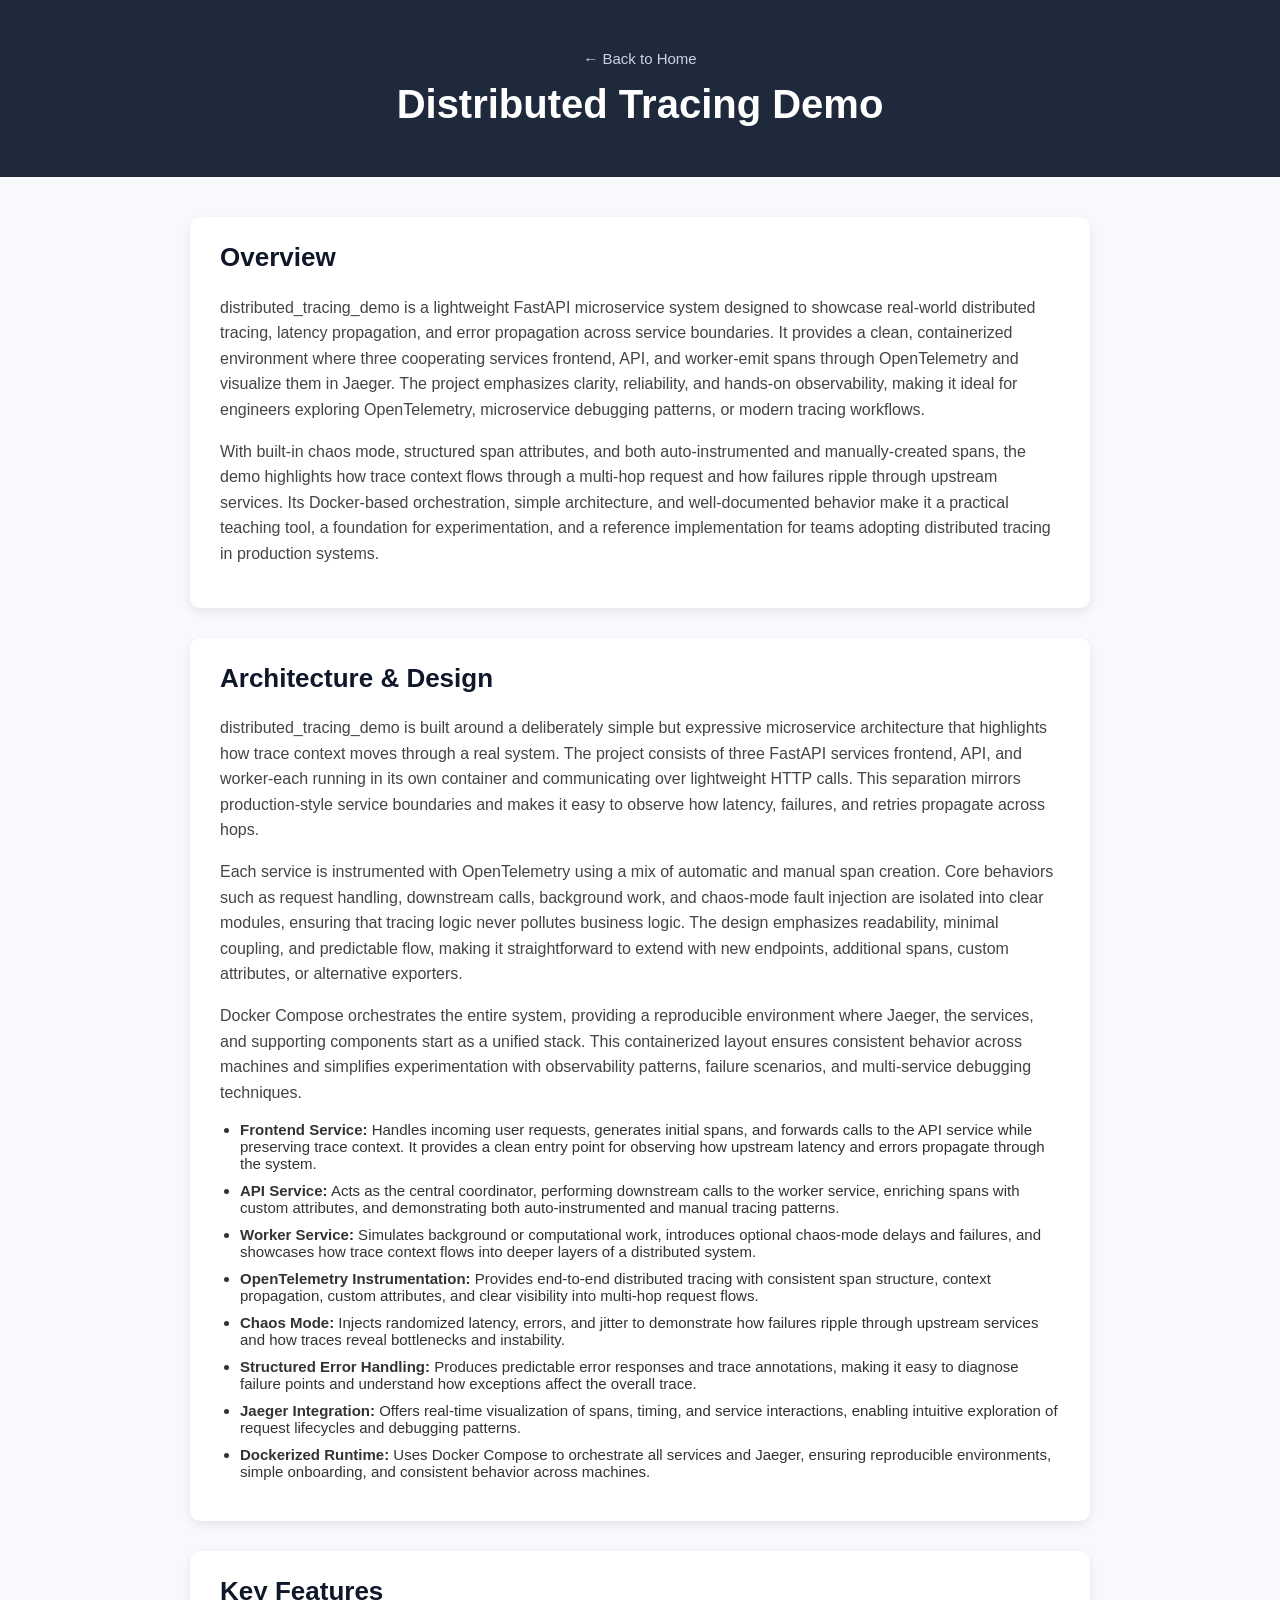
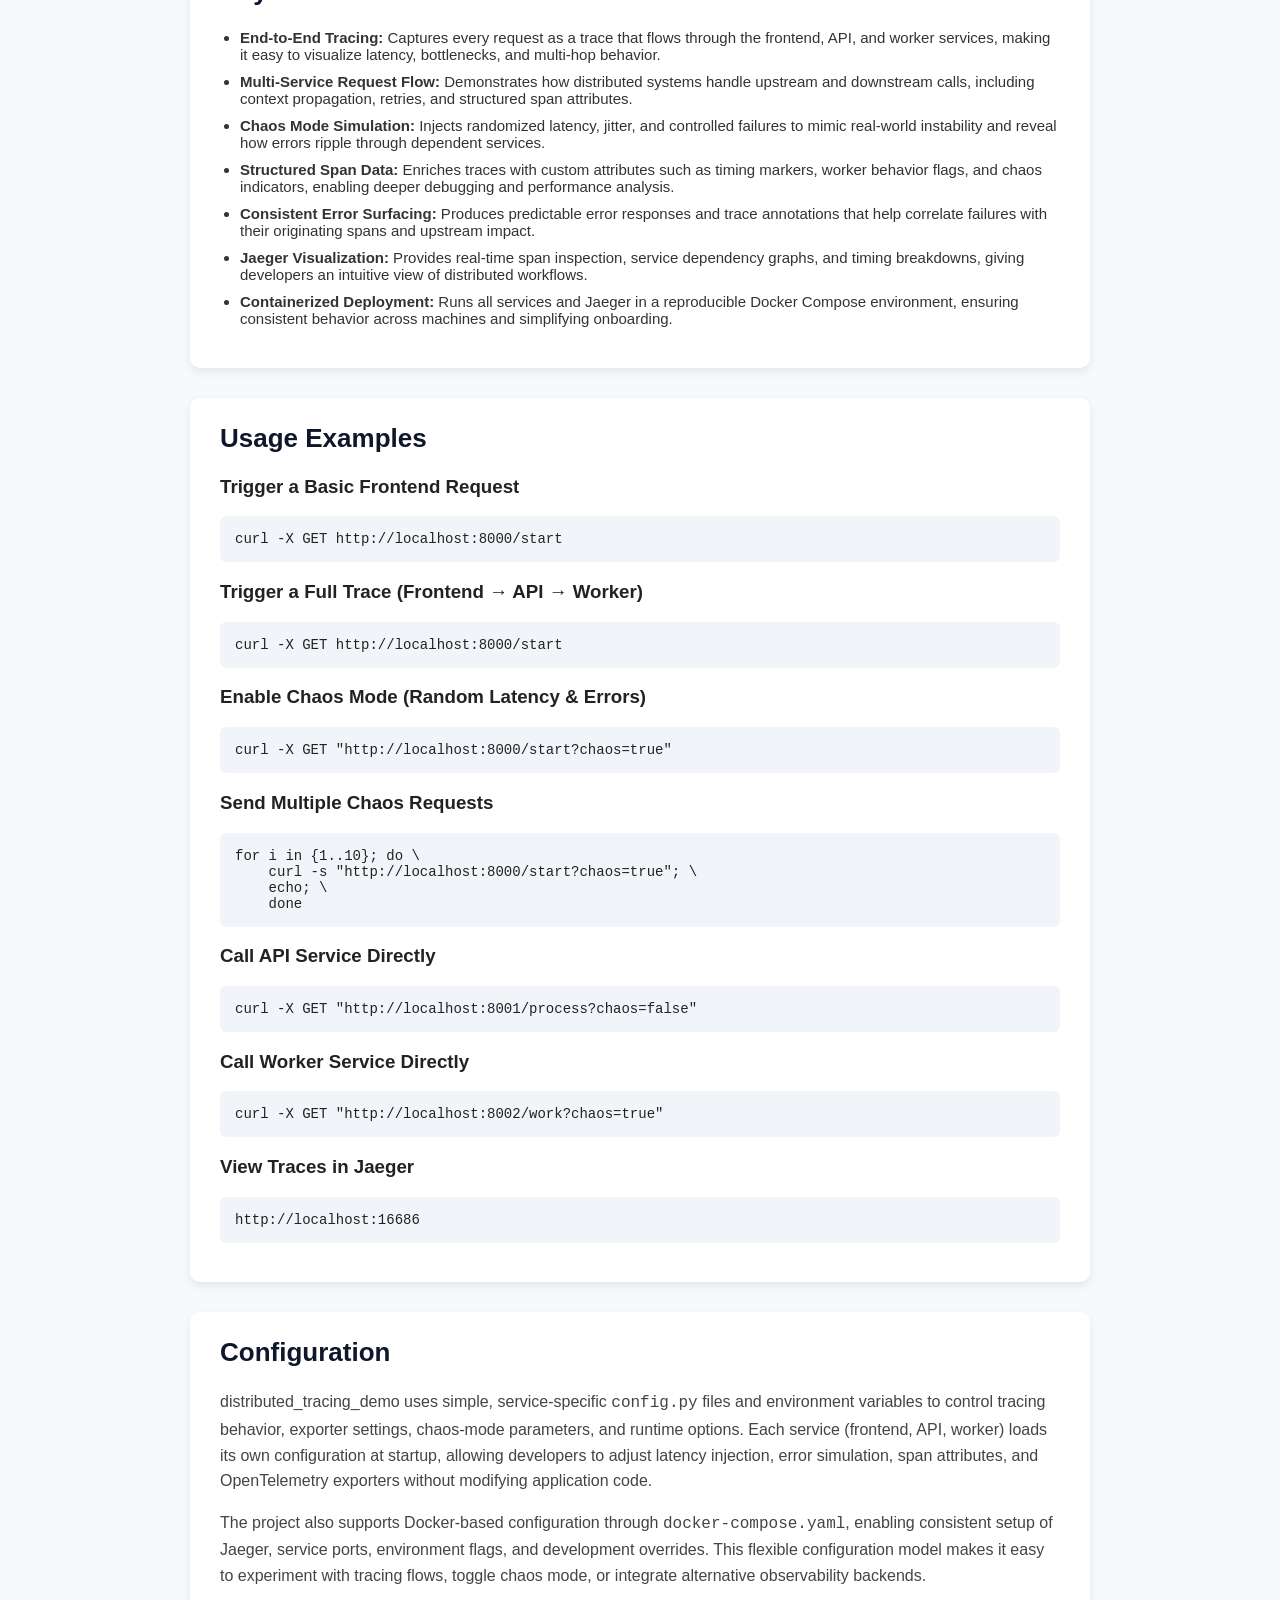
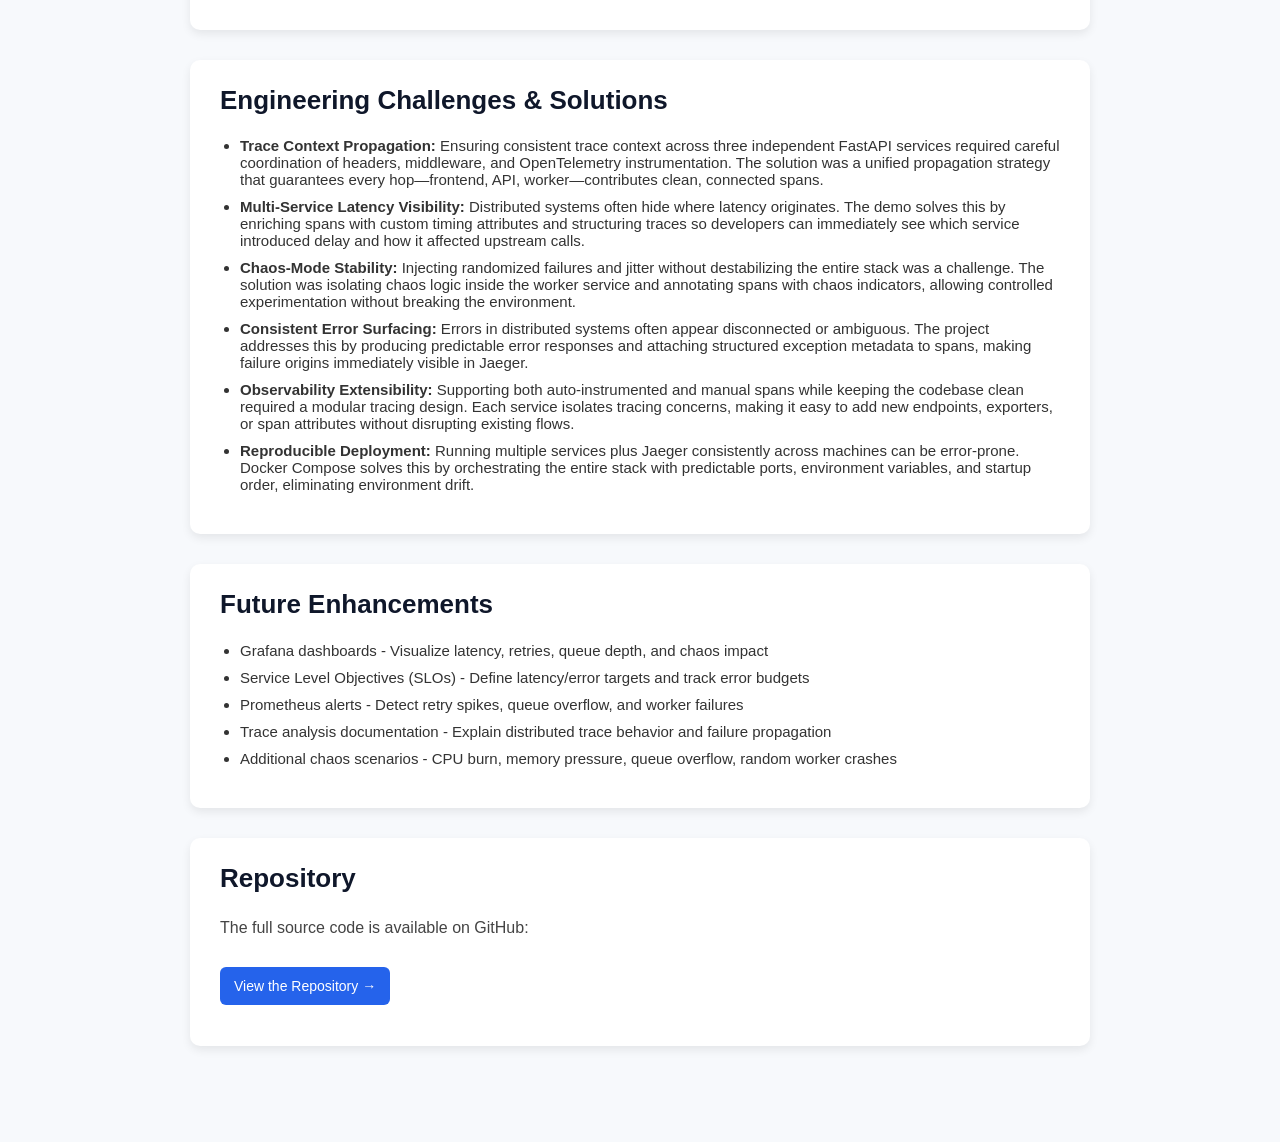
<file: projects/python/distributed_tracing_demo/distributed-tracing-demo.html>
<!DOCTYPE html>
<html lang="en">
<head>
  <meta charset="UTF-8" />
  <title>Distributed Tracing Demo – Portfolio</title>
  <meta name="viewport" content="width=device-width, initial-scale=1" />

  <style>
    /* ===== Global ===== */
    body {
        margin: 0;
        font-family: Arial, Helvetica, sans-serif;
        background: #f7f9fc;
        color: #222;
    }

    .project-page {
        padding-bottom: 60px;
    }

    /* ===== Header ===== */
    .project-header {
        background: #1e293b;
        color: white;
        padding: 50px 20px;
        text-align: center;
    }

    .project-header .back-link {
        display: inline-block;
        margin-bottom: 15px;
        color: #cbd5e1;
        text-decoration: none;
        font-size: 15px;
    }

    .project-header .back-link:hover {
        text-decoration: underline;
    }

    .project-title {
        margin: 0;
        font-size: 40px;
    }

    /* ===== Main Content ===== */
    .project-content {
        max-width: 900px;
        margin: 40px auto;
        padding: 0 20px;
    }

    /* ===== Sections ===== */
    .section {
        background: white;
        padding: 25px 30px;
        border-radius: 10px;
        margin-bottom: 30px;
        box-shadow: 0 4px 10px rgba(0,0,0,0.08);
    }

    .section h2 {
        margin-top: 0;
        color: #0f172a;
        font-size: 26px;
    }

    .section p {
        font-size: 16px;
        line-height: 1.6;
        color: #444;
    }

    /* ===== Lists ===== */
    .feature-list {
        padding-left: 20px;
    }

    .feature-list li {
        margin-bottom: 10px;
        font-size: 15px;
        color: #333;
    }

    /* ===== Code Blocks ===== */
    pre {
        background: #f1f5f9;
        padding: 15px;
        border-radius: 6px;
        overflow-x: auto;
        font-size: 14px;
    }

    code {
        font-family: Consolas, monospace;
    }

    /* ===== Links ===== */
    .repo-link {
        display: inline-block;
        margin-top: 10px;
        padding: 8px 14px;
        background: #2563eb;
        color: white;
        text-decoration: none;
        border-radius: 6px;
        font-size: 14px;
    }

    .repo-link:hover {
        background: #1d4ed8;
    }
  </style>
</head>

<body class="project-page">

  <header class="project-header">
    <a href="../../../" class="back-link">← Back to Home</a>
    <h1 class="project-title">Distributed Tracing Demo</h1>
  </header>

  <main class="project-content">

    <!-- Overview -->
    <section class="section">
      <h2>Overview</h2>
      <p>
        distributed_tracing_demo is a lightweight FastAPI microservice system designed to showcase
        real-world distributed tracing, latency propagation, and error propagation across service boundaries.
        It provides a clean, containerized environment where three cooperating services frontend,
        API, and worker-emit spans through OpenTelemetry and visualize them in Jaeger. The project
        emphasizes clarity, reliability, and hands-on observability, making it ideal for engineers
        exploring OpenTelemetry, microservice debugging patterns, or modern tracing workflows.
      </p>
      <p>
        With built‑in chaos mode, structured span attributes, and both auto‑instrumented and
        manually‑created spans, the demo highlights how trace context flows through a multi‑hop
        request and how failures ripple through upstream services. Its Docker‑based orchestration,
        simple architecture, and well‑documented behavior make it a practical teaching tool,
        a foundation for experimentation, and a reference implementation for teams adopting
        distributed tracing in production systems.
      </p>
    </section>

    <!-- Architecture -->
    <section class="section">
      <h2>Architecture & Design</h2>
      <p>
        distributed_tracing_demo is built around a deliberately simple but expressive microservice
        architecture that highlights how trace context moves through a real system.
        The project consists of three FastAPI services frontend, API, and worker-each running in its
        own container and communicating over lightweight HTTP calls. This separation mirrors
        production-style service boundaries and makes it easy to observe how latency, failures, and
        retries propagate across hops.
      </p>
      <p>
        Each service is instrumented with OpenTelemetry using a mix of automatic and manual span creation.
        Core behaviors such as request handling, downstream calls, background work, and chaos-mode
        fault injection are isolated into clear modules, ensuring that tracing logic never pollutes
        business logic. The design emphasizes readability, minimal coupling, and predictable flow,
        making it straightforward to extend with new endpoints, additional spans, custom attributes,
        or alternative exporters.
      </p>
      <p>
        Docker Compose orchestrates the entire system, providing a reproducible environment where
        Jaeger, the services, and supporting components start as a unified stack. This containerized
        layout ensures consistent behavior across machines and simplifies experimentation with
        observability patterns, failure scenarios, and multi-service debugging techniques.
      </p>

      <ul class="feature-list">
        <li>
          <strong>Frontend Service:</strong>
          Handles incoming user requests, generates initial spans, and forwards calls to the API service while preserving trace context. It provides a clean entry point for observing how upstream latency and errors propagate through the system.
        </li>
        <li>
          <strong>API Service:</strong>
          Acts as the central coordinator, performing downstream calls to the worker service, enriching spans with custom attributes, and demonstrating both auto‑instrumented and manual tracing patterns.
        </li>        
        <li>
          <strong>Worker Service:</strong>
          Simulates background or computational work, introduces optional chaos‑mode delays and failures, and showcases how trace context flows into deeper layers of a distributed system.
        </li>        
        <li>
          <strong>OpenTelemetry Instrumentation:</strong>
          Provides end‑to‑end distributed tracing with consistent span structure, context propagation, custom attributes, and clear visibility into multi‑hop request flows.
        </li>        
        <li>
          <strong>Chaos Mode:</strong>
          Injects randomized latency, errors, and jitter to demonstrate how failures ripple through upstream services and how traces reveal bottlenecks and instability.
        </li>        
        <li>
          <strong>Structured Error Handling:</strong>
          Produces predictable error responses and trace annotations, making it easy to diagnose failure points and understand how exceptions affect the overall trace.
        </li>        
        <li>
          <strong>Jaeger Integration:</strong>
          Offers real‑time visualization of spans, timing, and service interactions, enabling intuitive exploration of request lifecycles and debugging patterns.
        </li>        
        <li>
          <strong>Dockerized Runtime:</strong>
          Uses Docker Compose to orchestrate all services and Jaeger, ensuring reproducible environments, simple onboarding, and consistent behavior across machines.
        </li>
      </ul>      
    </section>

    <!-- Key Features -->
    <section class="section">
      <h2>Key Features</h2>
      <ul class="feature-list">
      <li>
        <strong>End‑to‑End Tracing:</strong>
        Captures every request as a trace that flows through the frontend, API, and worker
        services, making it easy to visualize latency, bottlenecks, and multi‑hop behavior.
      </li>      
      <li>
        <strong>Multi‑Service Request Flow:</strong>
        Demonstrates how distributed systems handle upstream and downstream calls, including
        context propagation, retries, and structured span attributes.
      </li>      
      <li>
        <strong>Chaos Mode Simulation:</strong>
        Injects randomized latency, jitter, and controlled failures to mimic real‑world
        instability and reveal how errors ripple through dependent services.
      </li>      
      <li>
        <strong>Structured Span Data:</strong>
        Enriches traces with custom attributes such as timing markers, worker behavior flags,
        and chaos indicators, enabling deeper debugging and performance analysis.
      </li>      
      <li>
        <strong>Consistent Error Surfacing:</strong>
        Produces predictable error responses and trace annotations that help correlate failures
        with their originating spans and upstream impact.
      </li>      
      <li>
        <strong>Jaeger Visualization:</strong>
        Provides real‑time span inspection, service dependency graphs, and timing breakdowns,
        giving developers an intuitive view of distributed workflows.
      </li>      
      <li>
        <strong>Containerized Deployment:</strong>
        Runs all services and Jaeger in a reproducible Docker Compose environment, ensuring
        consistent behavior across machines and simplifying onboarding.
      </li>      
    </section>

  <!-- Usage Examples -->
  <section class="section">
    <h2>Usage Examples</h2>
    <h3>Trigger a Basic Frontend Request</h3>
    <pre><code>curl -X GET http://localhost:8000/start</code></pre>
    
    <h3>Trigger a Full Trace (Frontend → API → Worker)</h3>
    <pre><code>curl -X GET http://localhost:8000/start</code></pre>
    
    <h3>Enable Chaos Mode (Random Latency & Errors)</h3>
    <pre><code>curl -X GET "http://localhost:8000/start?chaos=true"</code></pre>
    
    <h3>Send Multiple Chaos Requests</h3>
    <pre><code>for i in {1..10}; do \
    curl -s "http://localhost:8000/start?chaos=true"; \
    echo; \
    done</code></pre>
    
    <h3>Call API Service Directly</h3>
    <pre><code>curl -X GET "http://localhost:8001/process?chaos=false"</code></pre>
    
    <h3>Call Worker Service Directly</h3>
    <pre><code>curl -X GET "http://localhost:8002/work?chaos=true"</code></pre>
    
    <h3>View Traces in Jaeger</h3>
    <pre><code>http://localhost:16686</code></pre>    
  </section>

    <!-- Config -->
    <section class="section">
      <h2>Configuration</h2>
      <p>
        distributed_tracing_demo uses simple, service‑specific <code>config.py</code> files and environment
        variables to control tracing behavior, exporter settings, chaos‑mode parameters, and runtime
        options. Each service (frontend, API, worker) loads its own configuration at startup, allowing
        developers to adjust latency injection, error simulation, span attributes, and OpenTelemetry
        exporters without modifying application code.
      </p>
      <p>
        The project also supports Docker‑based configuration through <code>docker-compose.yaml</code>, enabling
        consistent setup of Jaeger, service ports, environment flags, and development overrides. This
        flexible configuration model makes it easy to experiment with tracing flows, toggle chaos
        mode, or integrate alternative observability backends.
      </p>
      
    </section>

    <!-- Engineering Challenges -->
    <section class="section">
      <h2>Engineering Challenges & Solutions</h2>
      <ul class="feature-list">
        <li>
          <strong>Trace Context Propagation:</strong>
          Ensuring consistent trace context across three independent FastAPI services required
          careful coordination of headers, middleware, and OpenTelemetry instrumentation. The
          solution was a unified propagation strategy that guarantees every hop—frontend, API,
          worker—contributes clean, connected spans.
        </li>      
        <li>
          <strong>Multi‑Service Latency Visibility:</strong>
          Distributed systems often hide where latency originates. The demo solves this by
          enriching spans with custom timing attributes and structuring traces so developers can
          immediately see which service introduced delay and how it affected upstream calls.
        </li>      
        <li>
          <strong>Chaos‑Mode Stability:</strong>
          Injecting randomized failures and jitter without destabilizing the entire stack was a
          challenge. The solution was isolating chaos logic inside the worker service and
          annotating spans with chaos indicators, allowing controlled experimentation without
          breaking the environment.
        </li>      
        <li>
          <strong>Consistent Error Surfacing:</strong>
          Errors in distributed systems often appear disconnected or ambiguous. The project
          addresses this by producing predictable error responses and attaching structured
          exception metadata to spans, making failure origins immediately visible in Jaeger.
        </li>      
        <li>
          <strong>Observability Extensibility:</strong>
          Supporting both auto‑instrumented and manual spans while keeping the codebase clean
          required a modular tracing design. Each service isolates tracing concerns, making it
          easy to add new endpoints, exporters, or span attributes without disrupting existing
          flows.
        </li>      
        <li>
          <strong>Reproducible Deployment:</strong>
          Running multiple services plus Jaeger consistently across machines can be error‑prone.
          Docker Compose solves this by orchestrating the entire stack with predictable ports,
          environment variables, and startup order, eliminating environment drift.
        </li>
      </ul>
    </section>

    <!-- Future Enhancements -->
    <section class="section">
      <h2>Future Enhancements</h2>
      <ul class="feature-list">
        <li>Grafana dashboards - Visualize latency, retries, queue depth, and chaos impact</li>
        <li>Service Level Objectives (SLOs) - Define latency/error targets and track error budgets</li>
        <li>Prometheus alerts - Detect retry spikes, queue overflow, and worker failures</li>
        <li>Trace analysis documentation - Explain distributed trace behavior and failure propagation</li>
        <li>Additional chaos scenarios - CPU burn, memory pressure, queue overflow, random worker crashes</li>
      </ul>
    </section>

    <!-- Repository -->
    <section class="section">
      <h2>Repository</h2>
      <p>The full source code is available on GitHub:</p>
      <p>
        <a href="https://github.com/davidfifer/davidfifer-portfolio/tree/main/python/distributed-tracing-demo"
          target="_blank" rel="noopener" class="repo-link">
          View the Repository →
        </a>
      </p>
    </section>

  </main>

</body>
</html>
</file>
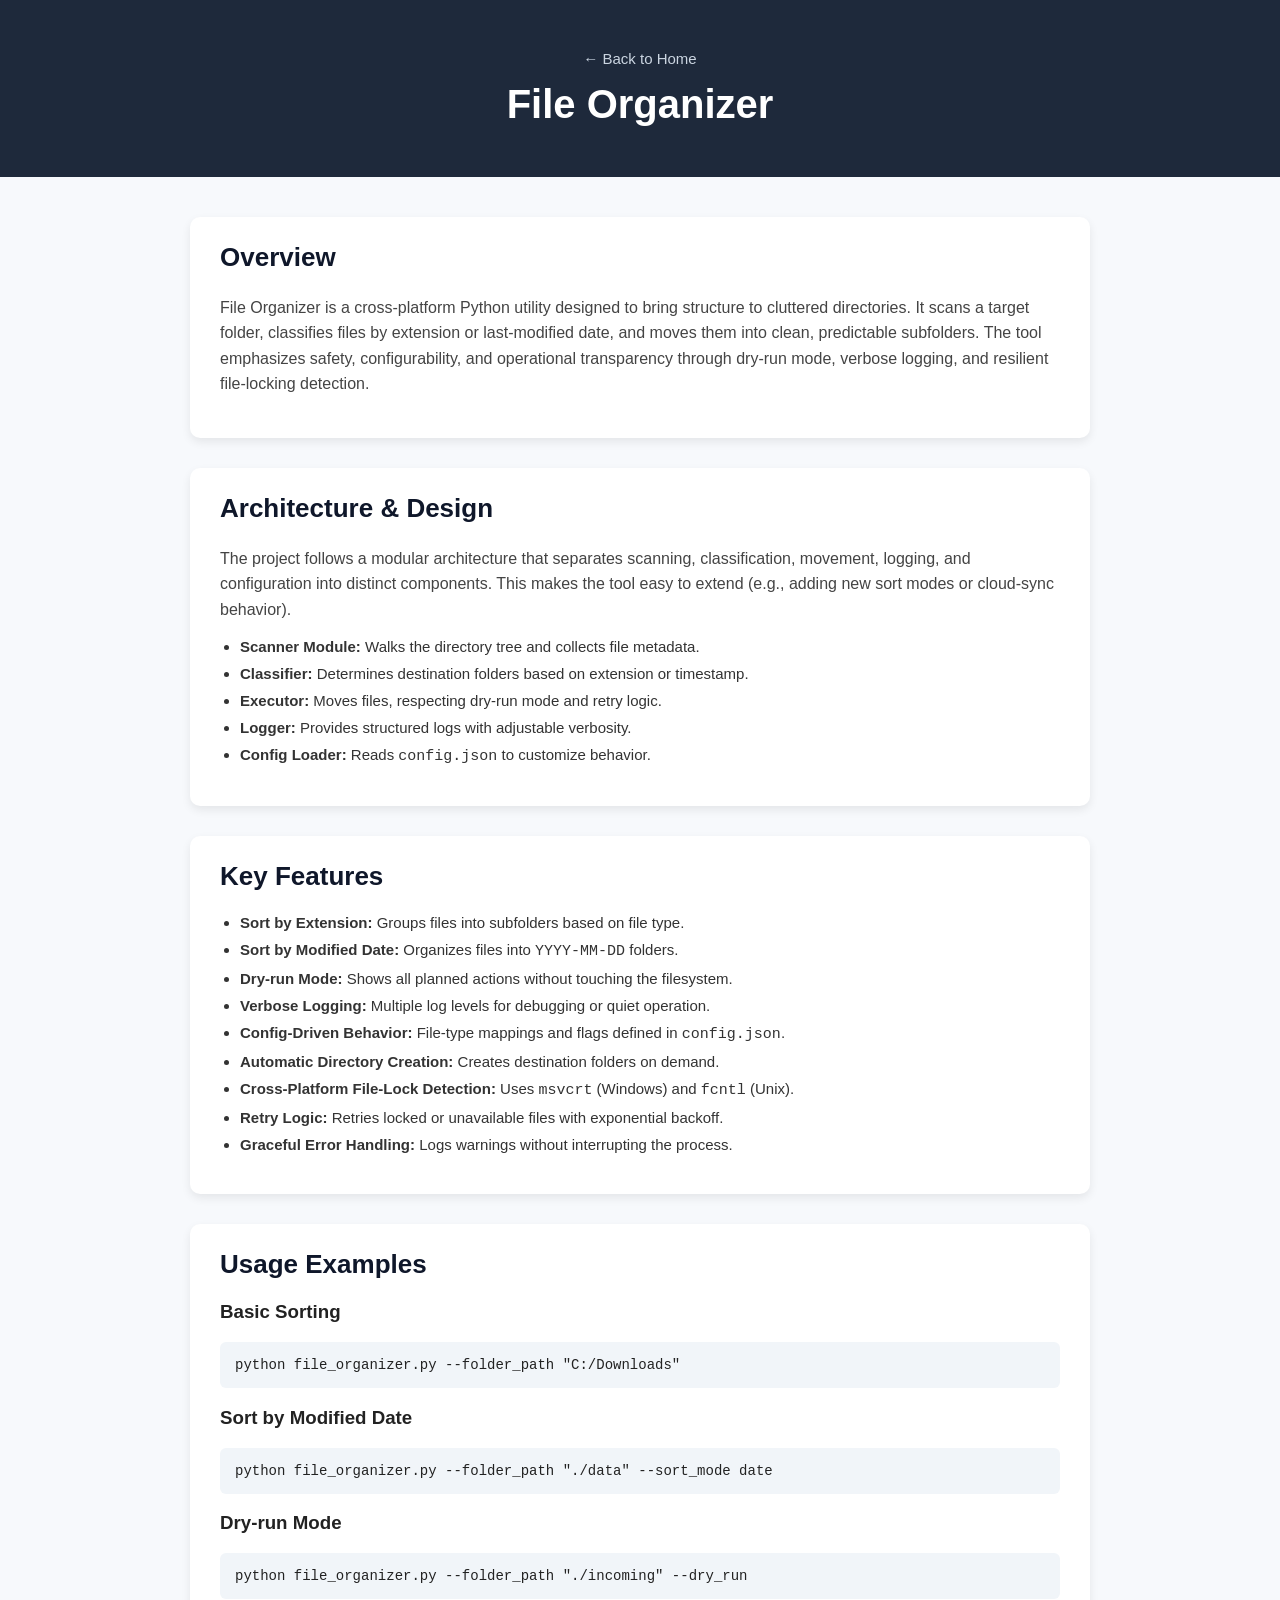
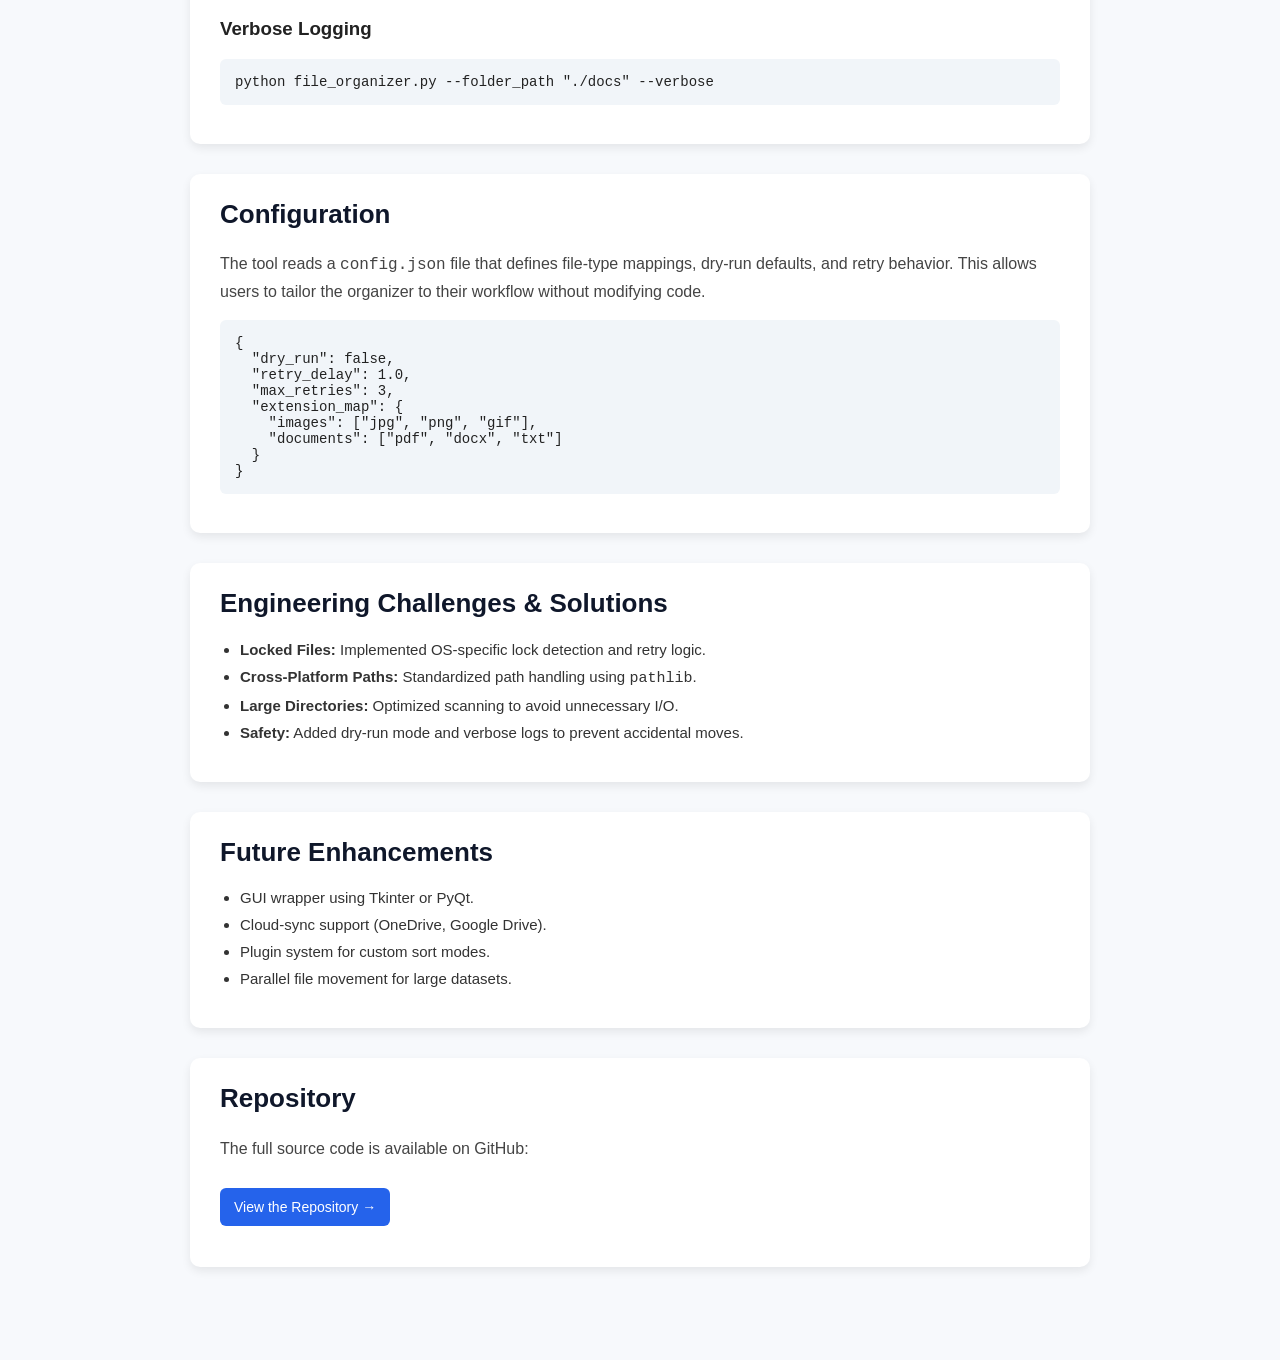
<file: projects/python/file_organizer/file-organizer.html>
<!DOCTYPE html>
<html lang="en">
<head>
  <meta charset="UTF-8" />
  <title>File Organizer – Portfolio</title>
  <meta name="viewport" content="width=device-width, initial-scale=1" />

  <style>
    /* ===== Global ===== */
    body {
        margin: 0;
        font-family: Arial, Helvetica, sans-serif;
        background: #f7f9fc;
        color: #222;
    }

    .project-page {
        padding-bottom: 60px;
    }

    /* ===== Header ===== */
    .project-header {
        background: #1e293b;
        color: white;
        padding: 50px 20px;
        text-align: center;
    }

    .project-header .back-link {
        display: inline-block;
        margin-bottom: 15px;
        color: #cbd5e1;
        text-decoration: none;
        font-size: 15px;
    }

    .project-header .back-link:hover {
        text-decoration: underline;
    }

    .project-title {
        margin: 0;
        font-size: 40px;
    }

    /* ===== Main Content ===== */
    .project-content {
        max-width: 900px;
        margin: 40px auto;
        padding: 0 20px;
    }

    /* ===== Sections ===== */
    .section {
        background: white;
        padding: 25px 30px;
        border-radius: 10px;
        margin-bottom: 30px;
        box-shadow: 0 4px 10px rgba(0,0,0,0.08);
    }

    .section h2 {
        margin-top: 0;
        color: #0f172a;
        font-size: 26px;
    }

    .section p {
        font-size: 16px;
        line-height: 1.6;
        color: #444;
    }

    /* ===== Lists ===== */
    .feature-list {
        padding-left: 20px;
    }

    .feature-list li {
        margin-bottom: 10px;
        font-size: 15px;
        color: #333;
    }

    /* ===== Code Blocks ===== */
    pre {
        background: #f1f5f9;
        padding: 15px;
        border-radius: 6px;
        overflow-x: auto;
        font-size: 14px;
    }

    code {
        font-family: Consolas, monospace;
    }

    /* ===== Links ===== */
    .repo-link {
        display: inline-block;
        margin-top: 10px;
        padding: 8px 14px;
        background: #2563eb;
        color: white;
        text-decoration: none;
        border-radius: 6px;
        font-size: 14px;
    }

    .repo-link:hover {
        background: #1d4ed8;
    }
  </style>
</head>

<body class="project-page">

  <header class="project-header">
    <a href="../../../" class="back-link">← Back to Home</a>
    <h1 class="project-title">File Organizer</h1>
  </header>

  <main class="project-content">

    <!-- Overview -->
    <section class="section">
      <h2>Overview</h2>
      <p>
        File Organizer is a cross‑platform Python utility designed to bring structure to
        cluttered directories. It scans a target folder, classifies files by extension or
        last‑modified date, and moves them into clean, predictable subfolders. The tool
        emphasizes safety, configurability, and operational transparency through dry‑run
        mode, verbose logging, and resilient file‑locking detection.
      </p>
    </section>

    <!-- Architecture -->
    <section class="section">
      <h2>Architecture & Design</h2>
      <p>
        The project follows a modular architecture that separates scanning, classification,
        movement, logging, and configuration into distinct components. This makes the tool
        easy to extend (e.g., adding new sort modes or cloud‑sync behavior).
      </p>

      <ul class="feature-list">
        <li><strong>Scanner Module:</strong> Walks the directory tree and collects file metadata.</li>
        <li><strong>Classifier:</strong> Determines destination folders based on extension or timestamp.</li>
        <li><strong>Executor:</strong> Moves files, respecting dry‑run mode and retry logic.</li>
        <li><strong>Logger:</strong> Provides structured logs with adjustable verbosity.</li>
        <li><strong>Config Loader:</strong> Reads <code>config.json</code> to customize behavior.</li>
      </ul>
    </section>

    <!-- Key Features -->
    <section class="section">
      <h2>Key Features</h2>
      <ul class="feature-list">
        <li><strong>Sort by Extension:</strong> Groups files into subfolders based on file type.</li>
        <li><strong>Sort by Modified Date:</strong> Organizes files into <code>YYYY‑MM‑DD</code> folders.</li>
        <li><strong>Dry‑run Mode:</strong> Shows all planned actions without touching the filesystem.</li>
        <li><strong>Verbose Logging:</strong> Multiple log levels for debugging or quiet operation.</li>
        <li><strong>Config‑Driven Behavior:</strong> File‑type mappings and flags defined in <code>config.json</code>.</li>
        <li><strong>Automatic Directory Creation:</strong> Creates destination folders on demand.</li>
        <li><strong>Cross‑Platform File‑Lock Detection:</strong> Uses <code>msvcrt</code> (Windows) and <code>fcntl</code> (Unix).</li>
        <li><strong>Retry Logic:</strong> Retries locked or unavailable files with exponential backoff.</li>
        <li><strong>Graceful Error Handling:</strong> Logs warnings without interrupting the process.</li>
      </ul>
    </section>

    <!-- Usage Examples -->
    <section class="section">
      <h2>Usage Examples</h2>

      <h3>Basic Sorting</h3>
      <pre><code>python file_organizer.py --folder_path "C:/Downloads"</code></pre>

      <h3>Sort by Modified Date</h3>
      <pre><code>python file_organizer.py --folder_path "./data" --sort_mode date</code></pre>

      <h3>Dry‑run Mode</h3>
      <pre><code>python file_organizer.py --folder_path "./incoming" --dry_run</code></pre>

      <h3>Verbose Logging</h3>
      <pre><code>python file_organizer.py --folder_path "./docs" --verbose</code></pre>
    </section>

    <!-- Config -->
    <section class="section">
      <h2>Configuration</h2>
      <p>
        The tool reads a <code>config.json</code> file that defines file‑type mappings,
        dry‑run defaults, and retry behavior. This allows users to tailor the organizer to
        their workflow without modifying code.
      </p>

      <pre><code>{
  "dry_run": false,
  "retry_delay": 1.0,
  "max_retries": 3,
  "extension_map": {
    "images": ["jpg", "png", "gif"],
    "documents": ["pdf", "docx", "txt"]
  }
}</code></pre>
    </section>

    <!-- Engineering Challenges -->
    <section class="section">
      <h2>Engineering Challenges & Solutions</h2>
      <ul class="feature-list">
        <li><strong>Locked Files:</strong> Implemented OS‑specific lock detection and retry logic.</li>
        <li><strong>Cross‑Platform Paths:</strong> Standardized path handling using <code>pathlib</code>.</li>
        <li><strong>Large Directories:</strong> Optimized scanning to avoid unnecessary I/O.</li>
        <li><strong>Safety:</strong> Added dry‑run mode and verbose logs to prevent accidental moves.</li>
      </ul>
    </section>

    <!-- Future Enhancements -->
    <section class="section">
      <h2>Future Enhancements</h2>
      <ul class="feature-list">
        <li>GUI wrapper using Tkinter or PyQt.</li>
        <li>Cloud‑sync support (OneDrive, Google Drive).</li>
        <li>Plugin system for custom sort modes.</li>
        <li>Parallel file movement for large datasets.</li>
      </ul>
    </section>

    <!-- Repository -->
    <section class="section">
      <h2>Repository</h2>
      <p>The full source code is available on GitHub:</p>
      <p>
        <a href="https://github.com/davidfifer/davidfifer-portfolio/tree/main/python/file_organizer"
          target="_blank" rel="noopener" class="repo-link">
          View the Repository →
        </a>
      </p>
    </section>

  </main>

</body>
</html>
</file>
